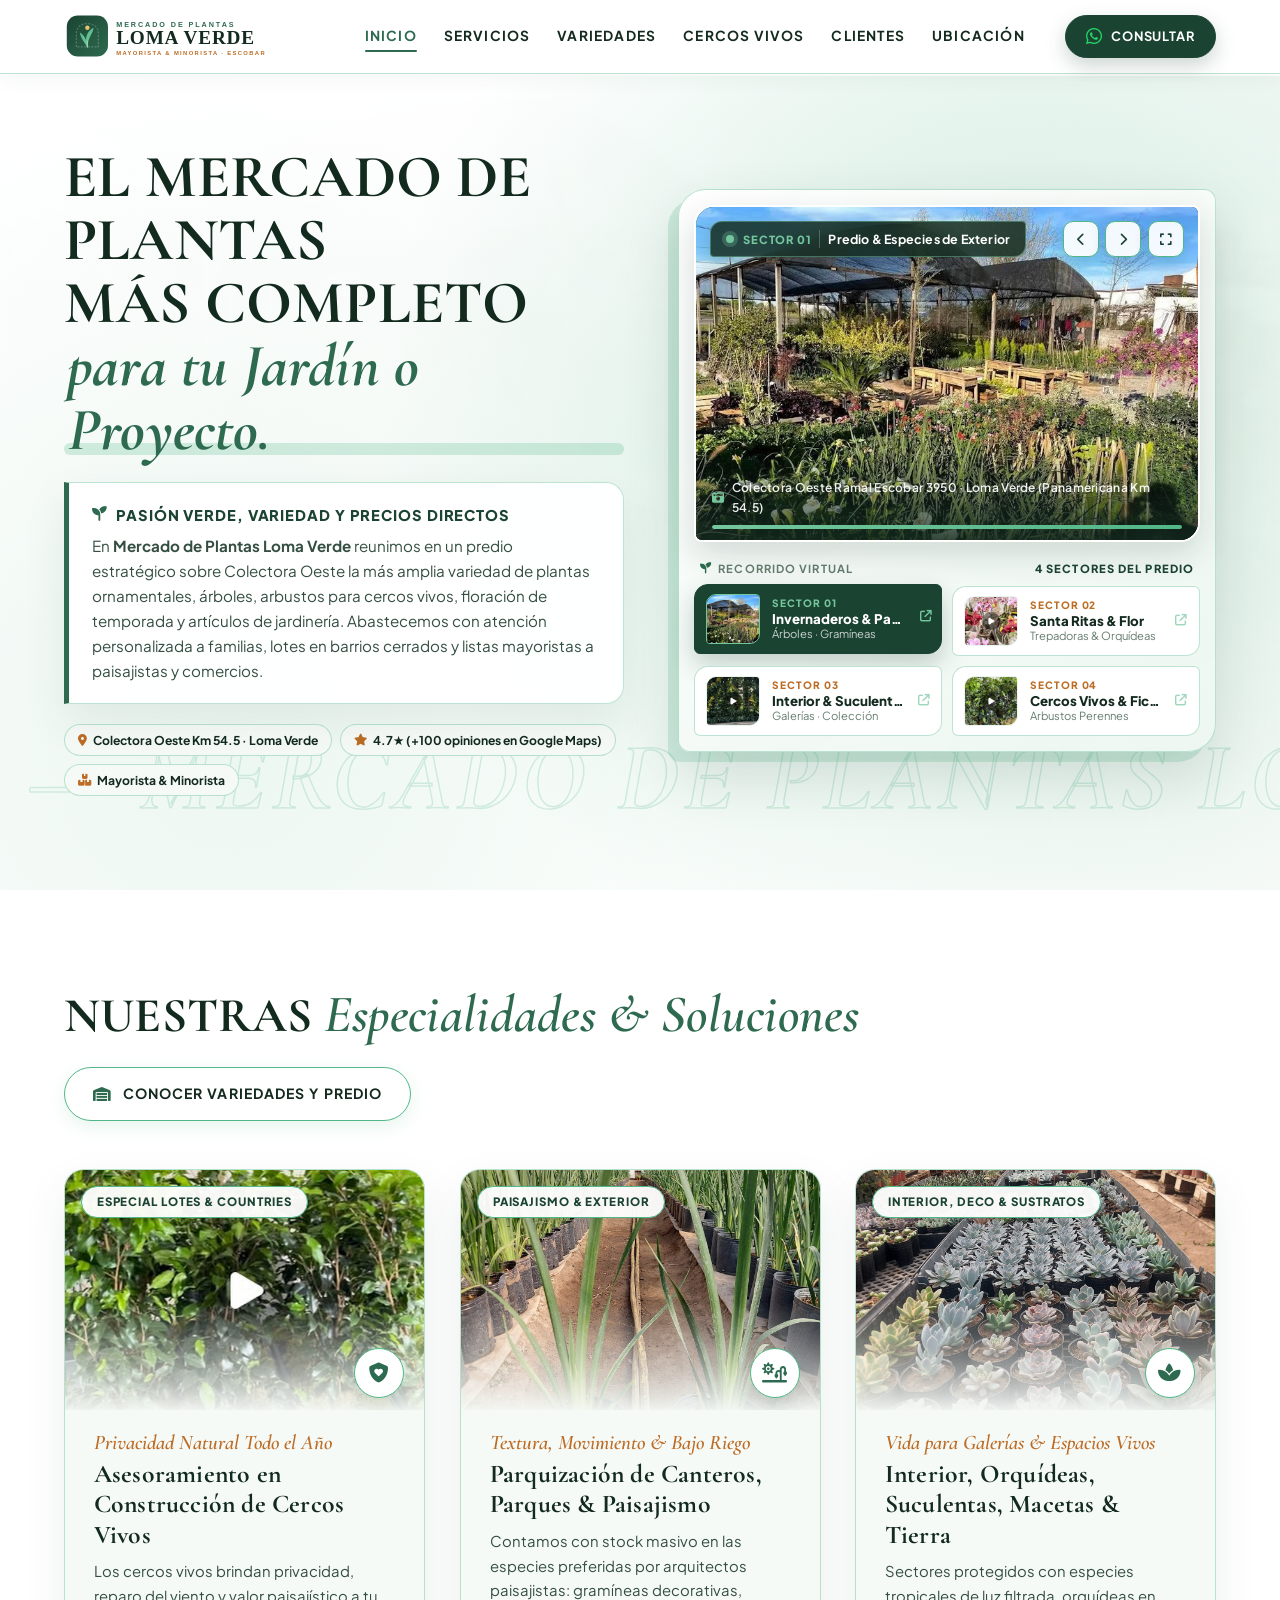
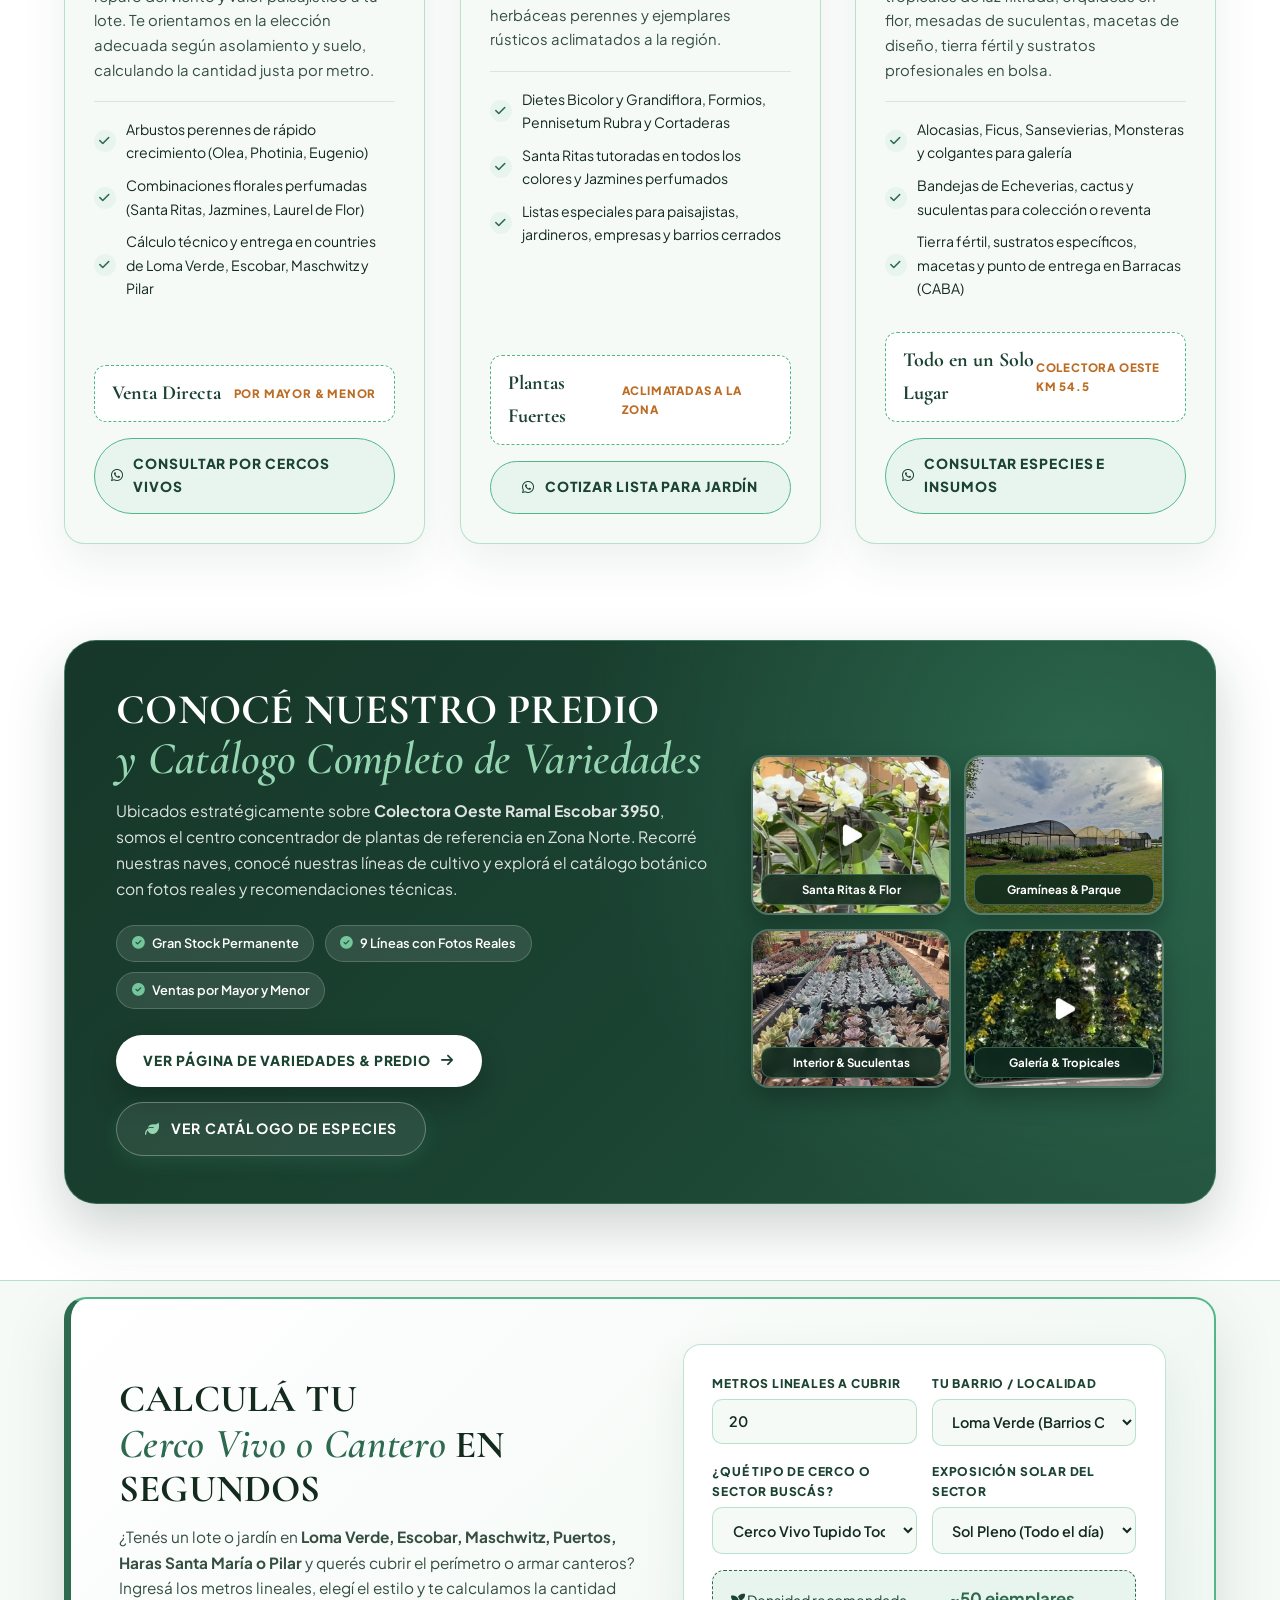
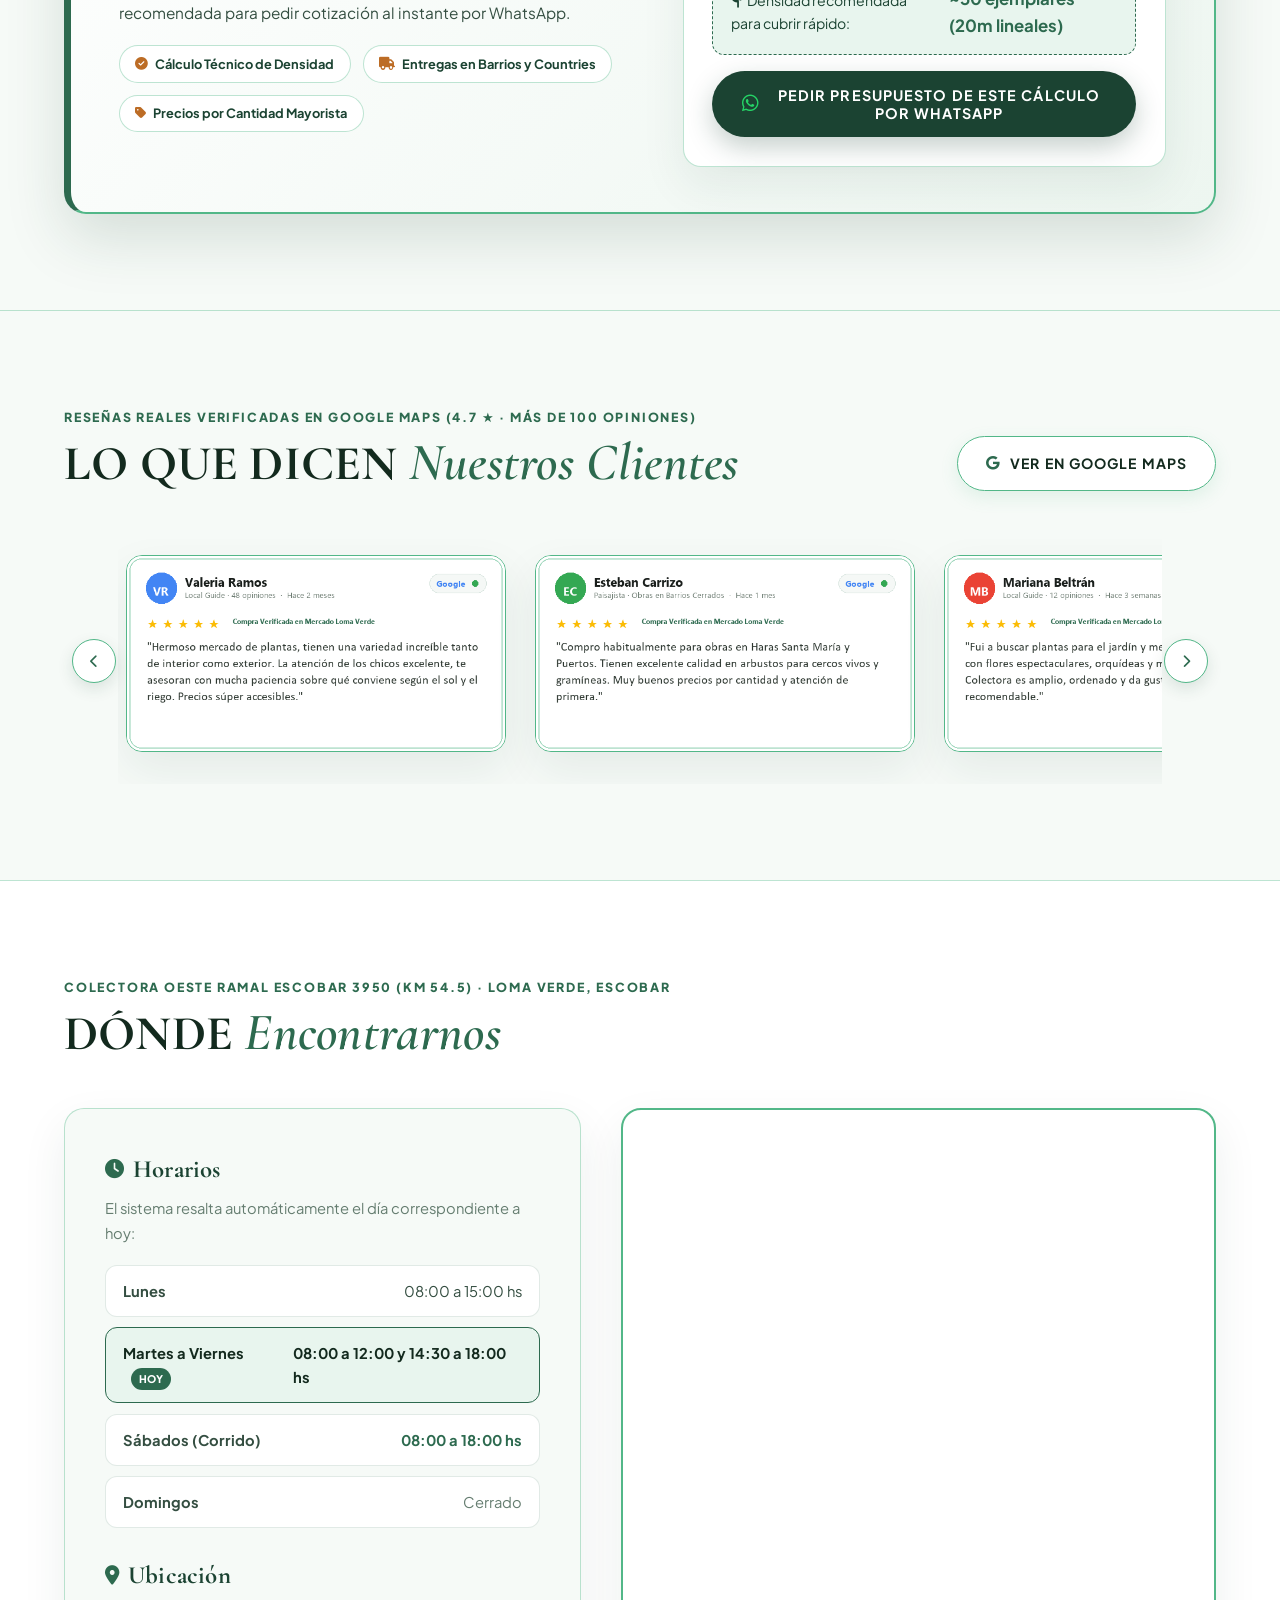
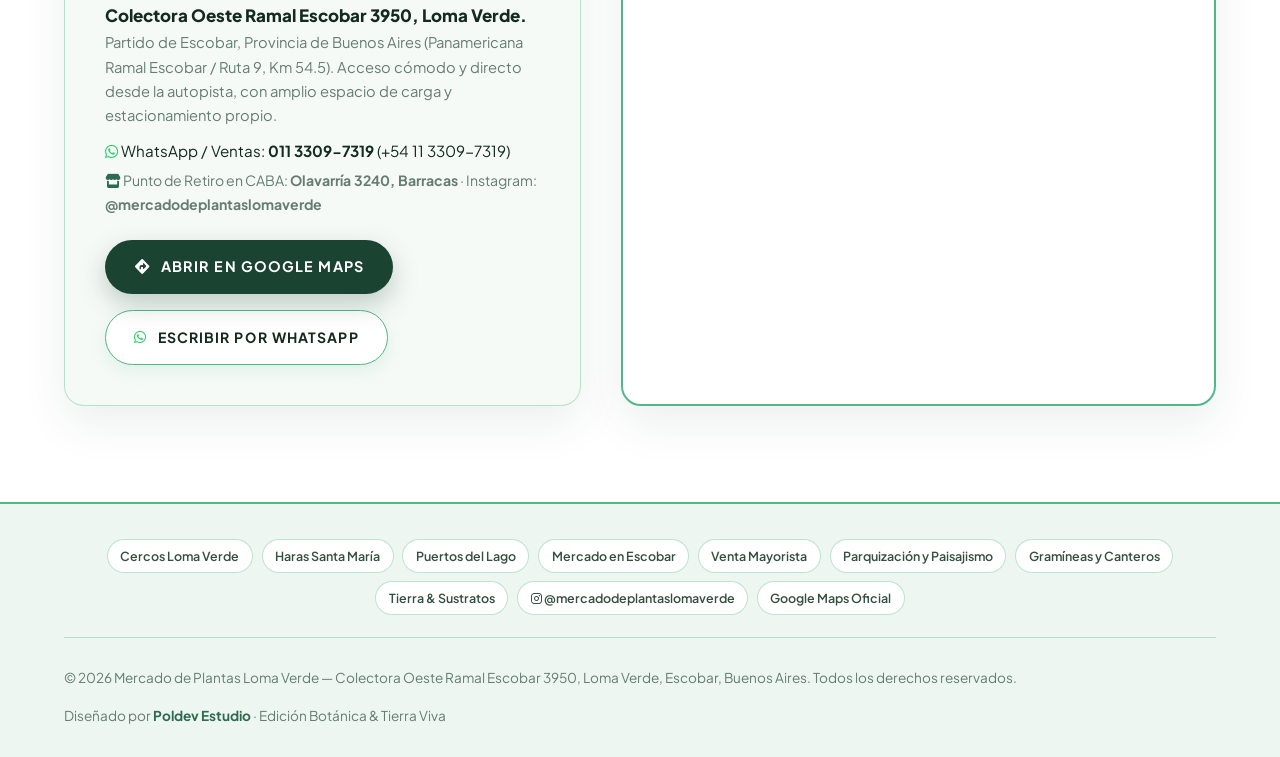
<file: index.html>
<!DOCTYPE html>
<html lang="es">
<head>
    <meta charset="UTF-8">
    <meta name="viewport" content="width=device-width, initial-scale=1.0">
    <title>Mercado de Plantas Loma Verde — Venta Mayorista & Minorista · Escobar (Ramal Panamericana Km 54.5)</title>
    
    <!-- Favicon -->
    <link rel="icon" type="image/png" href="images/favicon.png">
    <link rel="apple-touch-icon" href="images/favicon.png">

    <!-- Open Graph / WhatsApp Preview -->
    <meta property="og:type" content="website">
    <meta property="og:url" content="https://mercadodeplantaslomaverde.mitiendanube.com/">
    <meta property="og:title" content="Mercado de Plantas Loma Verde · Venta Mayorista y Minorista en Escobar">
    <meta property="og:description" content="Gran mercado de plantas, árboles, arbustos para cercos vivos, flores de estación, interior, orquídeas y parquización. Sobre Colectora Oeste Ramal Escobar Km 54.5, Loma Verde.">
    <meta property="og:image" content="images/logo-real.png">
    
    <!-- Twitter -->
    <meta name="twitter:card" content="summary_large_image">
    <meta name="twitter:title" content="Mercado de Plantas Loma Verde · Venta Mayorista y Minorista">
    <meta name="twitter:description" content="Variedad botánica completa, arbustos para cercos vivos, gramíneas, árboles y especies de interior en Colectora Oeste 3950, Loma Verde (Escobar).">
    <meta name="twitter:image" content="images/logo-real.png">

    <!-- Google Fonts: Serif Botánica Clásica (Cormorant Garamond) & Sans Moderna Limpia (Plus Jakarta Sans) -->
    <link rel="preconnect" href="https://fonts.googleapis.com">
    <link rel="preconnect" href="https://fonts.gstatic.com" crossorigin>
    <link href="https://fonts.googleapis.com/css2?family=Cormorant+Garamond:ital,wght@0,500;0,600;0,700;1,500;1,600;1,700&family=Plus+Jakarta+Sans:wght@400;500;600;700;800&display=swap" rel="stylesheet">
    
    <!-- FontAwesome -->
    <link rel="stylesheet" href="https://cdnjs.cloudflare.com/ajax/libs/font-awesome/6.4.0/css/all.min.css">
    
    <!-- Custom CSS (Edición Botánica & Tierra Viva) -->
    <link rel="stylesheet" href="css/styles.css?v=6">

    <!-- Schema.org Datos Estructurados (SEO Local para Google Maps: Loma Verde, Escobar, Maschwitz, Campana, Pilar) -->
    <script type="application/ld+json">
    {
      "@context": "https://schema.org",
      "@type": ["GardenStore", "LocalBusiness", "WholesaleStore"],
      "name": "Mercado de Plantas Loma Verde",
      "alternateName": ["Mercado de Plantas Escobar", "Vivero Loma Verde Mayorista y Minorista", "Mercado de Plantas Panamericana Km 54.5"],
      "url": "https://mercadodeplantaslomaverde.mitiendanube.com/",
      "logo": "images/logo-real.png",
      "image": "images/nosotros.jpg",
      "description": "Mercado concentrador y vivero de plantas en Loma Verde (Escobar), sobre Colectora Oeste Ramal Escobar Km 54.5. Venta mayorista y minorista de árboles, arbustos para cercos vivos, gramíneas, flores de estación, orquídeas, plantas de interior, macetas, sustratos y asesoramiento en paisajismo.",
      "telephone": "+541133097319",
      "address": {
        "@type": "PostalAddress",
        "streetAddress": "Colectora Oeste Ramal Escobar 3950",
        "addressLocality": "Loma Verde / Belén de Escobar",
        "addressRegion": "Provincia de Buenos Aires",
        "postalCode": "B1625",
        "addressCountry": "AR"
      },
      "areaServed": [
        "Loma Verde",
        "Belén de Escobar",
        "Ingeniero Maschwitz",
        "Campana",
        "Zárate",
        "Pilar",
        "Puertos del Lago",
        "Haras Santa María",
        "El Cazador",
        "San Sebastián",
        "Zona Norte",
        "CABA"
      ],
      "geo": {
        "@type": "GeoCoordinates",
        "latitude": -34.3333743,
        "longitude": -58.8321668
      },
      "hasMap": "https://maps.app.goo.gl/JmTWHnUJAuab8Sin9",
      "aggregateRating": {
        "@type": "AggregateRating",
        "ratingValue": "4.7",
        "reviewCount": "108"
      },
      "openingHoursSpecification": [
        {
          "@type": "OpeningHoursSpecification",
          "dayOfWeek": ["Monday"],
          "opens": "08:00",
          "closes": "15:00"
        },
        {
          "@type": "OpeningHoursSpecification",
          "dayOfWeek": ["Tuesday", "Wednesday", "Thursday", "Friday"],
          "opens": "08:00",
          "closes": "12:00"
        },
        {
          "@type": "OpeningHoursSpecification",
          "dayOfWeek": ["Tuesday", "Wednesday", "Thursday", "Friday"],
          "opens": "14:30",
          "closes": "18:00"
        },
        {
          "@type": "OpeningHoursSpecification",
          "dayOfWeek": ["Saturday"],
          "opens": "08:00",
          "closes": "18:00"
        }
      ],
      "priceRange": "$$"
    }
    </script>
</head>
<body>

    <!-- ======================================================================
         NAVEGACIÓN PRINCIPAL CENTRADA Y LIMPIA
         ====================================================================== -->
    <nav class="navbar">
        <div class="logo">
            <a href="index.html" aria-label="Mercado de Plantas Loma Verde - Inicio">
                <img src="images/logo-mercado.svg" alt="Mercado de Plantas Loma Verde" onerror="this.onerror=null; this.src='images/logo-real.png';">
            </a>
        </div>

        <ul class="nav-links" id="navLinks">
            <li>
                <a href="index.html#inicio" class="nav-link-reveal active" data-text="Inicio">
                    <span>Inicio</span>
                </a>
            </li>
            <li>
                <a href="#servicios" class="nav-link-reveal" data-text="Servicios">
                    <span>Servicios</span>
                </a>
            </li>
            <li>
                <a href="produccion.html" class="nav-link-reveal" data-text="Variedades">
                    <span>Variedades</span>
                </a>
            </li>
            <li>
                <a href="#cotizador" class="nav-link-reveal" data-text="Cercos Vivos">
                    <span>Cercos Vivos</span>
                </a>
            </li>
            <li>
                <a href="#opiniones" class="nav-link-reveal" data-text="Clientes">
                    <span>Clientes</span>
                </a>
            </li>
            <li>
                <a href="#contacto" class="nav-link-reveal" data-text="Ubicación">
                    <span>Ubicación</span>
                </a>
            </li>
        </ul>

        <div class="nav-actions">
            <div class="nav-wa-dropdown-wrap">
                <button class="btn-nav-cta" id="navWaBtn" type="button" aria-expanded="false" aria-label="Consultar por WhatsApp">
                    <i class="fab fa-whatsapp" style="font-size: 1.15rem;"></i>
                    <span>Consultar</span>
                </button>

                <div class="nav-wa-popup" id="navWaPopup">
                    <div class="wa-popup-header">
                        <strong><i class="fab fa-whatsapp"></i> ¿En qué te podemos asesorar?</strong>
                        <button class="wa-popup-close" id="navWaClose" type="button" aria-label="Cerrar menú">&times;</button>
                    </div>
                    <div class="wa-popup-list">
                        <a href="https://wa.me/5491133097319?text=Hola%20Mercado%20de%20Plantas%20Loma%20Verde!%20Quisiera%20hacerles%20una%20consulta%20general" target="_blank" class="wa-popup-item">
                            <span>💬 Consulta General</span>
                            <i class="fas fa-chevron-right"></i>
                        </a>
                        <a href="https://wa.me/5491133097319?text=Hola%20Mercado%20de%20Plantas%20Loma%20Verde!%20Quisiera%20cotizar%20plantas%20para%20un%20Cerco%20Vivo" target="_blank" class="wa-popup-item">
                            <span>🌿 Cotizar Cerco Vivo o Lote</span>
                            <i class="fas fa-chevron-right"></i>
                        </a>
                        <a href="https://wa.me/5491133097319?text=Hola%20Mercado%20de%20Plantas%20Loma%20Verde!%20Quisiera%20consultar%20por%20plantas%20de%20exterior%2C%20flores%20y%20gram%C3%ADneas" target="_blank" class="wa-popup-item">
                            <span>🌸 Flores de Estación, Orquídeas &amp; Exterior</span>
                            <i class="fas fa-chevron-right"></i>
                        </a>
                        <a href="https://wa.me/5491133097319?text=Hola%20Mercado%20de%20Plantas%20Loma%20Verde!%20Quisiera%20consultar%20por%20plantas%20de%20interior%2C%20suculentas%2C%20macetas%20o%20tierra" target="_blank" class="wa-popup-item">
                            <span>🪴 Interior, Suculentas, Tierra &amp; Macetas</span>
                            <i class="fas fa-chevron-right"></i>
                        </a>
                        <a href="https://wa.me/5491133097319?text=Hola%20Mercado%20de%20Plantas%20Loma%20Verde!%20Soy%20paisajista%20/%20comercio%20y%20quisiera%20pedir%20lista%20de%20precios%20mayorista" target="_blank" class="wa-popup-item">
                            <span>🚜 Ventas por Mayor / Paisajistas / Envíos</span>
                            <i class="fas fa-chevron-right"></i>
                        </a>
                    </div>
                </div>
            </div>
            <button class="menu-toggle" id="menuToggle" aria-label="Abrir menú">
                <i class="fas fa-bars"></i>
            </button>
        </div>
    </nav>

    <!-- ======================================================================
         HERO INTERACTIVO CON DECK BOTÁNICO DE 4 SECTORES DEL PREDIO
         ====================================================================== -->
    <header id="inicio" class="hero-showcase">
        <!-- Fondos dinámicos suaves sincronizados con el selector -->
        <div class="hero-bg-layers">
            <div class="hero-bg-slide active" style="background-image: url('images/local/local-1.jpg');"></div>
            <div class="hero-bg-slide" style="background-image: url('images/local/local-2.jpg');"></div>
            <div class="hero-bg-slide" style="background-image: url('images/local/local-3.jpg');"></div>
            <div class="hero-bg-slide" style="background-image: url('images/local/local-4.jpg');"></div>
        </div>
        <div class="hero-bg-overlay"></div>

        <!-- Texto Cinético Botánico en Movimiento -->
        <div class="hero-kinetic-watermark">
            <span>&nbsp;— MERCADO DE PLANTAS LOMA VERDE — VENTA MAYORISTA &amp; MINORISTA — ESCOBAR RAMAL PANAMERICANA KM 54.5 — CERCOS VIVOS, ÁRBOLES &amp; PAISAJISMO —</span>
        </div>

        <div class="hero-container">
            <!-- Columna Izquierda: Primera Vista Limpia, Orgánica y Estratégica -->
            <div class="hero-content reveal-left">
                <h1 class="hero-title">
                    EL MERCADO DE PLANTAS<br>
                    MÁS COMPLETO <span class="highlight-leaf">para tu Jardín o Proyecto.</span>
                </h1>

                <!-- Presentación creativa fija del mercado -->
                <div class="hero-dynamic-caption">
                    <h4><i class="fas fa-seedling"></i> Pasión Verde, Variedad y Precios Directos</h4>
                    <p>En <strong>Mercado de Plantas Loma Verde</strong> reunimos en un predio estratégico sobre Colectora Oeste la más amplia variedad de plantas ornamentales, árboles, arbustos para cercos vivos, floración de temporada y artículos de jardinería. Abastecemos con atención personalizada a familias, lotes en barrios cerrados y listas mayoristas a paisajistas y comercios.</p>
                </div>

                <!-- Píldoras estratégicas -->
                <div class="hero-zone-tags">
                    <span class="zone-pill"><i class="fas fa-location-dot"></i> Colectora Oeste Km 54.5 · Loma Verde</span>
                    <span class="zone-pill"><i class="fas fa-star"></i> 4.7★ (+100 opiniones en Google Maps)</span>
                    <span class="zone-pill"><i class="fas fa-boxes-stacked"></i> Mayorista &amp; Minorista</span>
                </div>
            </div>

            <!-- Columna Derecha: Visor Botánico Interactivo con Tarjetas-Nave -->
            <div class="hero-visual-stage reveal-right">
                <div class="vivero-deck-stage">
                    <!-- Ventana Principal con silueta orgánica de Invernadero -->
                    <div class="vivero-main-viewport">
                        <div class="vivero-viewport-topbar">
                            <div class="vivero-live-pill">
                                <span class="pulse-dot"></span>
                                <span class="num" id="showcaseBadgeNum">SECTOR 01</span>
                                <strong id="showcaseBadgeText">Predio &amp; Especies de Exterior</strong>
                            </div>

                            <div class="vivero-viewport-Controls">
                                <button class="vivero-nav-arrow" id="heroPrevSlide" type="button" aria-label="Sector anterior" title="Anterior">
                                    <i class="fas fa-chevron-left"></i>
                                </button>
                                <button class="vivero-nav-arrow" id="heroNextSlide" type="button" aria-label="Siguiente sector" title="Siguiente">
                                    <i class="fas fa-chevron-right"></i>
                                </button>
                                <button class="showcase-zoom-btn" id="openLightboxBtn" type="button" title="Ver foto original completa" aria-label="Ampliar foto">
                                    <i class="fas fa-expand"></i>
                                </button>
                            </div>
                        </div>

                        <!-- Fotos del Predio de Mercado de Plantas Loma Verde -->
                        <div class="vivero-photos-stack">
                            <img src="images/local/local-1.jpg" alt="Predio e Invernaderos de Mercado de Plantas Loma Verde" class="showcase-photo active">
                            <img src="images/local/local-2.jpg" alt="Floración, Santa Ritas y Trepadoras - Mercado Loma Verde" class="showcase-photo">
                            <img src="images/local/local-3.jpg" alt="Mesadas de Reproducción, Esquejes y Suculentas - Mercado Loma Verde" class="showcase-photo">
                            <img src="images/local/local-4.jpg" alt="Arbustos Ornamentales, Ficus y Cercos Vivos - Mercado Loma Verde" class="showcase-photo">
                        </div>

                        <!-- Zócalo inferior sobre la foto con indicador de progreso automático -->
                        <div class="vivero-viewport-footer">
                            <div class="vivero-footer-meta">
                                <i class="fas fa-camera-retro"></i>
                                <span id="showcaseFooterSub">Colectora Oeste Ramal Escobar 3950 · Loma Verde (Panamericana Km 54.5)</span>
                            </div>
                            <div class="vivero-progress-track">
                                <div class="vivero-progress-fill" id="heroSlideProgress"></div>
                            </div>
                        </div>
                    </div>

                    <!-- Grilla 2x2 de 4 Fichas-Nave Interactivas -->
                    <div class="vivero-naves-rail" aria-label="Selector interactivo de sectores del mercado">
                        <div class="vivero-rail-header">
                            <span><i class="fas fa-seedling"></i> RECORRIDO VIRTUAL</span>
                            <strong>4 SECTORES DEL PREDIO</strong>
                        </div>

                        <div class="vivero-naves-list">
                            <button class="nave-card-btn active" type="button" aria-label="Ver sector 1: Predio e Invernaderos">
                                <div class="nave-thumb">
                                    <img src="images/local/local-1.jpg" alt="Predio e Invernaderos">
                                </div>
                                <div class="nave-info">
                                    <span class="nave-step">SECTOR 01</span>
                                    <strong>Invernaderos &amp; Parque</strong>
                                    <small>Árboles · Gramíneas</small>
                                </div>
                                <i class="fas fa-arrow-up-right-from-square nave-arrow"></i>
                            </button>

                            <button class="nave-card-btn" type="button" aria-label="Ver sector 2: Santa Ritas y Floración">
                                <div class="nave-thumb">
                                    <img src="images/local/local-2.jpg" alt="Santa Ritas y Floración">
                                </div>
                                <div class="nave-info">
                                    <span class="nave-step">SECTOR 02</span>
                                    <strong>Santa Ritas &amp; Flor</strong>
                                    <small>Trepadoras &amp; Orquídeas</small>
                                </div>
                                <i class="fas fa-arrow-up-right-from-square nave-arrow"></i>
                            </button>

                            <button class="nave-card-btn" type="button" aria-label="Ver sector 3: Esquejes y Suculentas">
                                <div class="nave-thumb">
                                    <img src="images/local/local-3.jpg" alt="Esquejes y Suculentas">
                                </div>
                                <div class="nave-info">
                                    <span class="nave-step">SECTOR 03</span>
                                    <strong>Interior &amp; Suculentas</strong>
                                    <small>Galerías · Colección</small>
                                </div>
                                <i class="fas fa-arrow-up-right-from-square nave-arrow"></i>
                            </button>

                            <button class="nave-card-btn" type="button" aria-label="Ver sector 4: Arbustos y Cercos Vivos">
                                <div class="nave-thumb">
                                    <img src="images/local/local-4.jpg" alt="Arbustos y Cercos Vivos">
                                </div>
                                <div class="nave-info">
                                    <span class="nave-step">SECTOR 04</span>
                                    <strong>Cercos Vivos &amp; Ficus</strong>
                                    <small>Arbustos Perennes</small>
                                </div>
                                <i class="fas fa-arrow-up-right-from-square nave-arrow"></i>
                            </button>
                        </div>
                    </div>
                </div>
            </div>
        </div>
    </header>

    <!-- ======================================================================
         SERVICIOS & SOLUCIONES DEL MERCADO
         ====================================================================== -->
    <section id="servicios" class="combos-section">
        <div class="section-header-flex reveal-up">
            <div>
                <h2>NUESTRAS <span class="botanical-italic">Especialidades &amp; Soluciones</span></h2>
            </div>
            <a href="produccion.html" class="btn-kinetic-outline">
                <i class="fas fa-warehouse" style="color: var(--primary-strong);"></i>
                <span>Conocer Variedades y Predio</span>
            </a>
        </div>

        <div class="combos-grid">
            <!-- Especialidad 1: Cercos Vivos y Cierres de Lotes -->
            <article class="combo-kinetic-card reveal-up">
                <div>
                    <div class="combo-media">
                        <span class="combo-floating-badge">Especial Lotes &amp; Countries</span>
                        <img src="images/especies/ficus-arbustos-cerco.jpg" alt="Asesoramiento en Cercos Vivos en Loma Verde y Escobar">
                        <div class="combo-icon-orb"><i class="fas fa-shield-heart"></i></div>
                    </div>
                    <div class="combo-body">
                        <div class="combo-cursive-sub">Privacidad Natural Todo el Año</div>
                        <h3 class="combo-title">Asesoramiento en Construcción de Cercos Vivos</h3>
                        <p class="combo-desc">Los cercos vivos brindan privacidad, reparo del viento y valor paisajístico a tu lote. Te orientamos en la elección adecuada según asolamiento y suelo, calculando la cantidad justa por metro.</p>
                        <ul class="combo-checklist">
                            <li><i class="fas fa-check"></i> Arbustos perennes de rápido crecimiento (Olea, Photinia, Eugenio)</li>
                            <li><i class="fas fa-check"></i> Combinaciones florales perfumadas (Santa Ritas, Jazmines, Laurel de Flor)</li>
                            <li><i class="fas fa-check"></i> Cálculo técnico y entrega en countries de Loma Verde, Escobar, Maschwitz y Pilar</li>
                        </ul>
                    </div>
                </div>
                <div class="combo-footer">
                    <div class="combo-price-bar">
                        <span class="price">Venta Directa</span>
                        <span class="note">Por Mayor &amp; Menor</span>
                    </div>
                    <a href="https://wa.me/5491133097319?text=Hola%20Mercado%20de%20Plantas%20Loma%20Verde!%20Me%20gustar%C3%ADa%20consultar%20por%20ASESORAMIENTO%20Y%20PLANTAS%20PARA%20CERCO%20VIVO" target="_blank" class="btn-combo-wa">
                        <i class="fab fa-whatsapp"></i>
                        <span>Consultar por Cercos Vivos</span>
                    </a>
                </div>
            </article>

            <!-- Especialidad 2: Gramíneas, Canteros & Parquización Moderna -->
            <article class="combo-kinetic-card reveal-up" style="transition-delay: 0.1s;">
                <div>
                    <div class="combo-media">
                        <span class="combo-floating-badge">Paisajismo &amp; Exterior</span>
                        <img src="images/especies/dietes-formios-canteros.jpg" alt="Gramíneas, Dietes, Árboles y Plantas para Canteros en Mercado Loma Verde">
                        <div class="combo-icon-orb"><i class="fas fa-sun-plant-wilt"></i></div>
                    </div>
                    <div class="combo-body">
                        <div class="combo-cursive-sub">Textura, Movimiento &amp; Bajo Riego</div>
                        <h3 class="combo-title">Parquización de Canteros, Parques &amp; Paisajismo</h3>
                        <p class="combo-desc">Contamos con stock masivo en las especies preferidas por arquitectos paisajistas: gramíneas decorativas, herbáceas perennes y ejemplares rústicos aclimatados a la región.</p>
                        <ul class="combo-checklist">
                            <li><i class="fas fa-check"></i> Dietes Bicolor y Grandiflora, Formios, Pennisetum Rubra y Cortaderas</li>
                            <li><i class="fas fa-check"></i> Santa Ritas tutoradas en todos los colores y Jazmines perfumados</li>
                            <li><i class="fas fa-check"></i> Listas especiales para paisajistas, jardineros, empresas y barrios cerrados</li>
                        </ul>
                    </div>
                </div>
                <div class="combo-footer">
                    <div class="combo-price-bar">
                        <span class="price">Plantas Fuertes</span>
                        <span class="note">Aclimatadas a la Zona</span>
                    </div>
                    <a href="https://wa.me/5491133097319?text=Hola%20Mercado%20de%20Plantas%20Loma%20Verde!%20Quisiera%20consultar%20por%20gram%C3%ADneas%2C%20dietes%20y%20plantas%20para%20canteros" target="_blank" class="btn-combo-wa">
                        <i class="fab fa-whatsapp"></i>
                        <span>Cotizar Lista para Jardín</span>
                    </a>
                </div>
            </article>

            <!-- Especialidad 3: Interior, Orquídeas, Suculentas, Tierra & Venta Online -->
            <article class="combo-kinetic-card reveal-up" style="transition-delay: 0.2s;">
                <div>
                    <div class="combo-media">
                        <span class="combo-floating-badge">Interior, Deco &amp; Sustratos</span>
                        <img src="images/especies/suculentas-esquejes.jpg" alt="Suculentas, Plantas de Interior, Orquídeas y Macetas en Mercado Loma Verde">
                        <div class="combo-icon-orb"><i class="fas fa-spa"></i></div>
                    </div>
                    <div class="combo-body">
                        <div class="combo-cursive-sub">Vida para Galerías &amp; Espacios Vivos</div>
                        <h3 class="combo-title">Interior, Orquídeas, Suculentas, Macetas &amp; Tierra</h3>
                        <p class="combo-desc">Sectores protegidos con especies tropicales de luz filtrada, orquídeas en flor, mesadas de suculentas, macetas de diseño, tierra fértil y sustratos profesionales en bolsa.</p>
                        <ul class="combo-checklist">
                            <li><i class="fas fa-check"></i> Alocasias, Ficus, Sansevierias, Monsteras y colgantes para galería</li>
                            <li><i class="fas fa-check"></i> Bandejas de Echeverias, cactus y suculentas para colección o reventa</li>
                            <li><i class="fas fa-check"></i> Tierra fértil, sustratos específicos, macetas y punto de entrega en Barracas (CABA)</li>
                        </ul>
                    </div>
                </div>
                <div class="combo-footer">
                    <div class="combo-price-bar">
                        <span class="price">Todo en un Solo Lugar</span>
                        <span class="note">Colectora Oeste Km 54.5</span>
                    </div>
                    <a href="https://wa.me/5491133097319?text=Hola%20Mercado%20de%20Plantas%20Loma%20Verde!%20Quisiera%20consultar%20por%20plantas%20de%20interior%2C%20suculentas%20o%20insumos" target="_blank" class="btn-combo-wa">
                        <i class="fab fa-whatsapp"></i>
                        <span>Consultar Especies e Insumos</span>
                    </a>
                </div>
            </article>
        </div>
    </section>

    <!-- ======================================================================
         PUENTE EDITORIAL COMPACTO HACIA LA PÁGINA DE VARIEDADES (PRODUCCION.HTML)
         ====================================================================== -->
    <section class="prod-bridge-section">
        <div class="prod-bridge-card reveal-up">
            <div class="prod-bridge-info">
                <h2>CONOCÉ NUESTRO PREDIO <span class="botanical-italic">y Catálogo Completo de Variedades</span></h2>
                <p>Ubicados estratégicamente sobre <strong>Colectora Oeste Ramal Escobar 3950</strong>, somos el centro concentrador de plantas de referencia en Zona Norte. Recorré nuestras naves, conocé nuestras líneas de cultivo y explorá el catálogo botánico con fotos reales y recomendaciones técnicas.</p>

                <div class="prod-bridge-pills">
                    <span class="prod-bridge-pill"><i class="fas fa-check-circle"></i> Gran Stock Permanente</span>
                    <span class="prod-bridge-pill"><i class="fas fa-check-circle"></i> 9 Líneas con Fotos Reales</span>
                    <span class="prod-bridge-pill"><i class="fas fa-check-circle"></i> Ventas por Mayor y Menor</span>
                </div>

                <div class="prod-bridge-actions">
                    <a href="produccion.html" class="btn-bridge-light">
                        <span>Ver Página de Variedades &amp; Predio</span>
                        <i class="fas fa-arrow-right"></i>
                    </a>
                    <a href="produccion.html#especies" class="btn-kinetic-outline" style="background: rgba(255,255,255,0.08); color: #fff; border-color: rgba(255,255,255,0.3);">
                        <i class="fas fa-leaf" style="color: #95D5B2;"></i>
                        <span>Ver Catálogo de Especies</span>
                    </a>
                </div>
            </div>

            <div class="prod-bridge-preview">
                <a href="produccion.html#especies" class="prod-mini-card">
                    <img src="images/especies/santa-ritas-floracion.jpg" alt="Santa Ritas y Floración en Mercado Loma Verde">
                    <span>Santa Ritas &amp; Flor</span>
                </a>
                <a href="produccion.html#especies" class="prod-mini-card">
                    <img src="images/especies/invernaderos-gramineas.jpg" alt="Gramíneas y Arbustos en Mercado Loma Verde">
                    <span>Gramíneas &amp; Parque</span>
                </a>
                <a href="produccion.html#especies" class="prod-mini-card">
                    <img src="images/especies/suculentas-esquejes.jpg" alt="Esquejes y Suculentas en Mesada">
                    <span>Interior &amp; Suculentas</span>
                </a>
                <a href="produccion.html#especies" class="prod-mini-card">
                    <img src="images/especies/alocasia-tropicales.jpg" alt="Alocasias e Interior en Invernadero">
                    <span>Galería &amp; Tropicales</span>
                </a>
            </div>
        </div>
    </section>

    <!-- ======================================================================
         CALCULADORA INTERACTIVA DE CERCOS VIVOS & PARQUIZACIÓN POR WHATSAPP
         ====================================================================== -->
    <section class="species-catalog-section" style="padding-top: 1rem;">
        <div id="cotizador" class="cerco-calculator-box reveal-up" style="margin-top: 0;">
            <div class="calc-info">
                <h3>CALCULÁ TU <span class="botanical-italic">Cerco Vivo o Cantero</span> EN SEGUNDOS</h3>
                <p>¿Tenés un lote o jardín en <strong>Loma Verde, Escobar, Maschwitz, Puertos, Haras Santa María o Pilar</strong> y querés cubrir el perímetro o armar canteros? Ingresá los metros lineales, elegí el estilo y te calculamos la cantidad recomendada para pedir cotización al instante por WhatsApp.</p>
                <div class="calc-highlights">
                    <span class="calc-highlight-pill"><i class="fas fa-check-circle"></i> Cálculo Técnico de Densidad</span>
                    <span class="calc-highlight-pill"><i class="fas fa-truck"></i> Entregas en Barrios y Countries</span>
                    <span class="calc-highlight-pill"><i class="fas fa-tag"></i> Precios por Cantidad Mayorista</span>
                </div>
            </div>

            <form class="calc-form-card" id="cercoCalcForm">
                <div class="calc-row">
                    <div class="calc-field">
                        <label for="calcMetros">Metros Lineales a Cubrir</label>
                        <input type="number" id="calcMetros" class="calc-input" min="1" max="500" value="20" placeholder="Ej: 20 metros">
                    </div>
                    <div class="calc-field">
                        <label for="calcZona">Tu Barrio / Localidad</label>
                        <select id="calcZona" class="calc-input">
                            <option value="Loma Verde (Barrios Cerrados / Quintas)">Loma Verde (Barrios Cerrados / Quintas)</option>
                            <option value="Haras Santa María (Loma Verde)">Haras Santa María (Loma Verde)</option>
                            <option value="Puertos del Lago (Escobar)">Puertos del Lago (Escobar)</option>
                            <option value="Belén de Escobar Centro / El Cazador">Belén de Escobar Centro / El Cazador</option>
                            <option value="Ingeniero Maschwitz">Ingeniero Maschwitz</option>
                            <option value="San Sebastián / Zelaya">San Sebastián / Zelaya</option>
                            <option value="Campana / Zárate">Campana / Zárate</option>
                            <option value="Pilar / Del Viso">Pilar / Del Viso</option>
                            <option value="Retiro en el Mercado (Colectora Oeste 3950)">Retiro en el Mercado (Colectora Oeste 3950)</option>
                        </select>
                    </div>
                </div>

                <div class="calc-row">
                    <div class="calc-field">
                        <label for="calcObjetivo">¿Qué tipo de Cerco o Sector buscás?</label>
                        <select id="calcObjetivo" class="calc-input">
                            <option value="cerco-tupido" data-density="2.5">Cerco Vivo Tupido Todo el Año (Olea / Photinia / Eugenio)</option>
                            <option value="cerco-flor" data-density="1.5">Cerco con Flor y Perfume (Santa Ritas / Jazmines)</option>
                            <option value="cantero-gramineas" data-density="3">Cantero Moderno (Gramíneas, Dietes y Formios)</option>
                            <option value="mixto-paisajismo" data-density="2">Cerco Mixto Paisajístico (Follaje + Floración)</option>
                        </select>
                    </div>
                    <div class="calc-field">
                        <label for="calcLuz">Exposición Solar del Sector</label>
                        <select id="calcLuz" class="calc-input">
                            <option value="Sol Pleno">Sol Pleno (Todo el día)</option>
                            <option value="Media Sombra">Media Sombra (Sol de mañana o tarde)</option>
                            <option value="No estoy seguro / Necesito asesoramiento">Necesito que me asesoren</option>
                        </select>
                    </div>
                </div>

                <div class="calc-result-preview" id="calcResultPreview">
                    <span><i class="fas fa-seedling"></i> Densidad recomendada para cubrir rápido:</span>
                    <strong id="calcPlantCount">~50 ejemplares</strong>
                </div>

                <button type="submit" class="btn-kinetic-primary" style="width: 100%; justify-content: center;">
                    <i class="fab fa-whatsapp" style="font-size: 1.2rem; color: var(--whatsapp);"></i>
                    <span>Pedir Presupuesto de este Cálculo por WhatsApp</span>
                </button>
            </form>
        </div>
    </section>

    <!-- ======================================================================
         OPINIONES VERIFICADAS DE CLIENTES EN GOOGLE MAPS (4.7 ★)
         ====================================================================== -->
    <section id="opiniones" class="reviews-section">
        <div class="section-header-flex reveal-up">
            <div>
                <span class="eyebrow">Reseñas Reales Verificadas en Google Maps (4.7 ★ · Más de 100 Opiniones)</span>
                <h2>LO QUE DICEN <span class="botanical-italic">Nuestros Clientes</span></h2>
            </div>
            <a href="https://maps.app.goo.gl/JmTWHnUJAuab8Sin9" target="_blank" class="btn-kinetic-outline">
                <i class="fab fa-google" style="color: var(--primary-strong);"></i>
                <span>Ver en Google Maps</span>
            </a>
        </div>

        <div class="brands-track-wrapper">
            <button class="strip-arrow prev" data-target="reviewsCarousel" aria-label="Anterior">
                <i class="fas fa-chevron-left"></i>
            </button>
            <div class="reviews-strip" id="reviewsCarousel">
                <div class="review-frame"><img src="images/reviews/review_1.png" alt="Reseña Valeria Ramos en Google Maps Mercado de Plantas Loma Verde"></div>
                <div class="review-frame"><img src="images/reviews/review_2.png" alt="Reseña Esteban Carrizo en Google Maps Mercado de Plantas Loma Verde"></div>
                <div class="review-frame"><img src="images/reviews/review_3.png" alt="Reseña Mariana Beltrán en Google Maps Mercado de Plantas Loma Verde"></div>
                <div class="review-frame"><img src="images/reviews/review_4.png" alt="Reseña Carlos Menéndez en Google Maps Mercado de Plantas Loma Verde"></div>
                <div class="review-frame"><img src="images/reviews/review_5.png" alt="Reseña Laura Silveyra en Google Maps Mercado de Plantas Loma Verde"></div>
            </div>
            <button class="strip-arrow next" data-target="reviewsCarousel" aria-label="Siguiente">
                <i class="fas fa-chevron-right"></i>
            </button>
        </div>
    </section>

    <!-- ======================================================================
         UBICACIÓN & HORARIOS CON DETECTOR AUTOMÁTICO DEL DÍA DE HOY
         ====================================================================== -->
    <section id="contacto" class="location-section">
        <div class="section-header-flex reveal-up">
            <div>
                <span class="eyebrow">Colectora Oeste Ramal Escobar 3950 (Km 54.5) · Loma Verde, Escobar</span>
                <h2>DÓNDE <span class="botanical-italic">Encontrarnos</span></h2>
            </div>
        </div>

        <div class="location-split">
            <div class="schedule-panel reveal-left">
                <div>
                    <h3 class="panel-heading">
                        <i class="fas fa-clock"></i> Horarios
                    </h3>
                    <p style="color: var(--text-muted); font-size: 0.92rem;">El sistema resalta automáticamente el día correspondiente a hoy:</p>

                    <div class="schedule-table">
                        <div class="schedule-row" data-days="1">
                            <span><strong>Lunes</strong> <span class="today-tag">HOY</span></span>
                            <span>08:00 a 15:00 hs</span>
                        </div>
                        <div class="schedule-row" data-days="2,3,4,5">
                            <span><strong>Martes a Viernes</strong> <span class="today-tag">HOY</span></span>
                            <span>08:00 a 12:00 y 14:30 a 18:00 hs</span>
                        </div>
                        <div class="schedule-row" data-days="6">
                            <span><strong>Sábados (Corrido)</strong> <span class="today-tag">HOY</span></span>
                            <span style="color: var(--primary-strong); font-weight: 700;">08:00 a 18:00 hs</span>
                        </div>
                        <div class="schedule-row" data-days="0">
                            <span><strong>Domingos</strong> <span class="today-tag">HOY</span></span>
                            <span style="color: var(--text-muted);">Cerrado</span>
                        </div>
                    </div>

                    <h3 class="panel-heading" style="margin-top: 0.5rem;">
                        <i class="fas fa-map-marker-alt"></i> Ubicación
                    </h3>
                    <p style="font-size: 1.06rem; color: var(--text-dark); font-weight: 800;">Colectora Oeste Ramal Escobar 3950, Loma Verde.</p>
                    <p style="color: var(--text-muted); margin-bottom: 0.65rem; font-size: 0.92rem;">
                        Partido de Escobar, Provincia de Buenos Aires (Panamericana Ramal Escobar / Ruta 9, Km 54.5). Acceso cómodo y directo desde la autopista, con amplio espacio de carga y estacionamiento propio.
                    </p>
                    <p style="color: var(--text-dark); font-size: 0.95rem; margin-bottom: 0.4rem;">
                        <i class="fab fa-whatsapp" style="color: var(--whatsapp);"></i> WhatsApp / Ventas: <strong>011 3309-7319</strong> (+54 11 3309-7319)
                    </p>
                    <p style="color: var(--text-muted); font-size: 0.88rem; margin-bottom: 1.5rem;">
                        <i class="fas fa-store" style="color: var(--primary-strong);"></i> Punto de Retiro en CABA: <strong>Olavarría 3240, Barracas</strong> · Instagram: <strong>@mercadodeplantaslomaverde</strong>
                    </p>
                </div>

                <div style="display: flex; flex-wrap: wrap; gap: 1rem;">
                    <a href="https://maps.app.goo.gl/JmTWHnUJAuab8Sin9" target="_blank" class="btn-kinetic-primary">
                        <i class="fas fa-directions"></i>
                        <span>Abrir en Google Maps</span>
                    </a>
                    <a href="https://wa.me/5491133097319?text=Hola%20Mercado%20de%20Plantas%20Loma%20Verde!%20Quiero%20ir%20a%20visitar%20el%20predio" target="_blank" class="btn-kinetic-outline">
                        <i class="fab fa-whatsapp" style="color: var(--whatsapp);"></i>
                        <span>Escribir por WhatsApp</span>
                    </a>
                </div>
            </div>

            <div class="map-frame-box reveal-right">
                <iframe src="https://www.google.com/maps?q=-34.3333743,-58.8321668&hl=es&z=15&output=embed" allowfullscreen="" loading="lazy" referrerpolicy="no-referrer-when-downgrade" title="Mapa de ubicación de Mercado de Plantas Loma Verde en Colectora Oeste Ramal Escobar 3950"></iframe>
            </div>
        </div>
    </section>

    <!-- ======================================================================
         FOOTER COMPACTO BOTÁNICO
         ====================================================================== -->
    <footer class="site-footer">
        <div class="footer-compact-top">
            <div class="footer-tags">
                <a href="#cotizador" class="footer-tag">Cercos Loma Verde</a>
                <a href="#cotizador" class="footer-tag">Haras Santa María</a>
                <a href="#cotizador" class="footer-tag">Puertos del Lago</a>
                <a href="#contacto" class="footer-tag">Mercado en Escobar</a>
                <a href="produccion.html" class="footer-tag">Venta Mayorista</a>
                <a href="https://wa.me/5491133097319?text=Hola%20Mercado%20de%20Plantas%20Loma%20Verde!%20Soy%20paisajista%20/%20estoy%20parquizando%20y%20quisiera%20pedir%20presupuesto" target="_blank" class="footer-tag">Parquización y Paisajismo</a>
                <a href="produccion.html#especies" class="footer-tag">Gramíneas y Canteros</a>
                <a href="https://wa.me/5491133097319?text=Hola!%20Consulto%20por%20tierra%20f%C3%A9rtil%20y%20macetas" target="_blank" class="footer-tag">Tierra &amp; Sustratos</a>
                <a href="https://www.instagram.com/mercadodeplantaslomaverde/" target="_blank" class="footer-tag"><i class="fab fa-instagram"></i> @mercadodeplantaslomaverde</a>
                <a href="https://maps.app.goo.gl/JmTWHnUJAuab8Sin9" target="_blank" class="footer-tag">Google Maps Oficial</a>
            </div>
        </div>

        <div class="footer-bottom">
            <p>&copy; 2026 Mercado de Plantas Loma Verde — Colectora Oeste Ramal Escobar 3950, Loma Verde, Escobar, Buenos Aires. Todos los derechos reservados.</p>
            <p>Diseñado por <strong style="color: var(--primary-strong);">Poldev Estudio</strong> · Edición Botánica &amp; Tierra Viva</p>
        </div>
    </footer>

    <!-- ======================================================================
         MODAL DE FICHA BOTÁNICA / VISTA AMPLIADA DEL HERO
         ====================================================================== -->
    <div class="botanical-modal" id="speciesQuickModal" aria-hidden="true">
        <div class="botanical-modal-box">
            <button class="botanical-modal-close" id="closeQuickModalBtn" aria-label="Cerrar ficha">&times;</button>
            <div class="botanical-modal-img">
                <img src="images/local/local-1.jpg" alt="Vista ampliada de sector" id="modalSpeciesImg">
            </div>
            <div class="botanical-modal-info">
                <div>
                    <span class="terra-badge-inline" id="modalSpeciesBotanical" style="margin-bottom: 0.6rem;">Mercado de Plantas Loma Verde</span>
                    <h3 id="modalSpeciesTitle" style="font-size: 1.9rem; line-height: 1.12; margin-bottom: 0.75rem;">Nuestras Naves</h3>
                    <p id="modalSpeciesDesc" style="font-size: 0.95rem; color: var(--text-body); margin-bottom: 1.3rem;"></p>

                    <div style="display: grid; grid-template-columns: 1fr; gap: 0.6rem; margin-bottom: 1.5rem; background: var(--bg-sage); padding: 1rem 1.15rem; border-radius: 14px; border: 1px solid var(--border-botanical);">
                        <div style="font-size: 0.86rem;"><strong style="color: var(--primary-deep);"><i class="fas fa-sun" style="color: var(--terra); width: 20px;"></i> Exposición:</strong> <span id="modalSpeciesSun"></span></div>
                        <div style="font-size: 0.86rem;"><strong style="color: var(--primary-deep);"><i class="fas fa-droplet" style="color: var(--primary-strong); width: 20px;"></i> Riego:</strong> <span id="modalSpeciesWater"></span></div>
                        <div style="font-size: 0.86rem;"><strong style="color: var(--primary-deep);"><i class="fas fa-compass-drafting" style="color: var(--primary-strong); width: 20px;"></i> Uso Ideal:</strong> <span id="modalSpeciesUse"></span></div>
                    </div>
                </div>
                <a href="https://wa.me/5491133097319" target="_blank" id="modalSpeciesWaBtn" class="btn-kinetic-primary" style="width: 100%; justify-content: center;">
                    <i class="fab fa-whatsapp" style="font-size: 1.15rem; color: var(--whatsapp);"></i>
                    <span>Consultar Stock y Precio por WhatsApp</span>
                </a>
            </div>
        </div>
    </div>

    <!-- Script Principal -->
    <script src="js/main.js?v=4"></script>
</body>
</html>
</file>
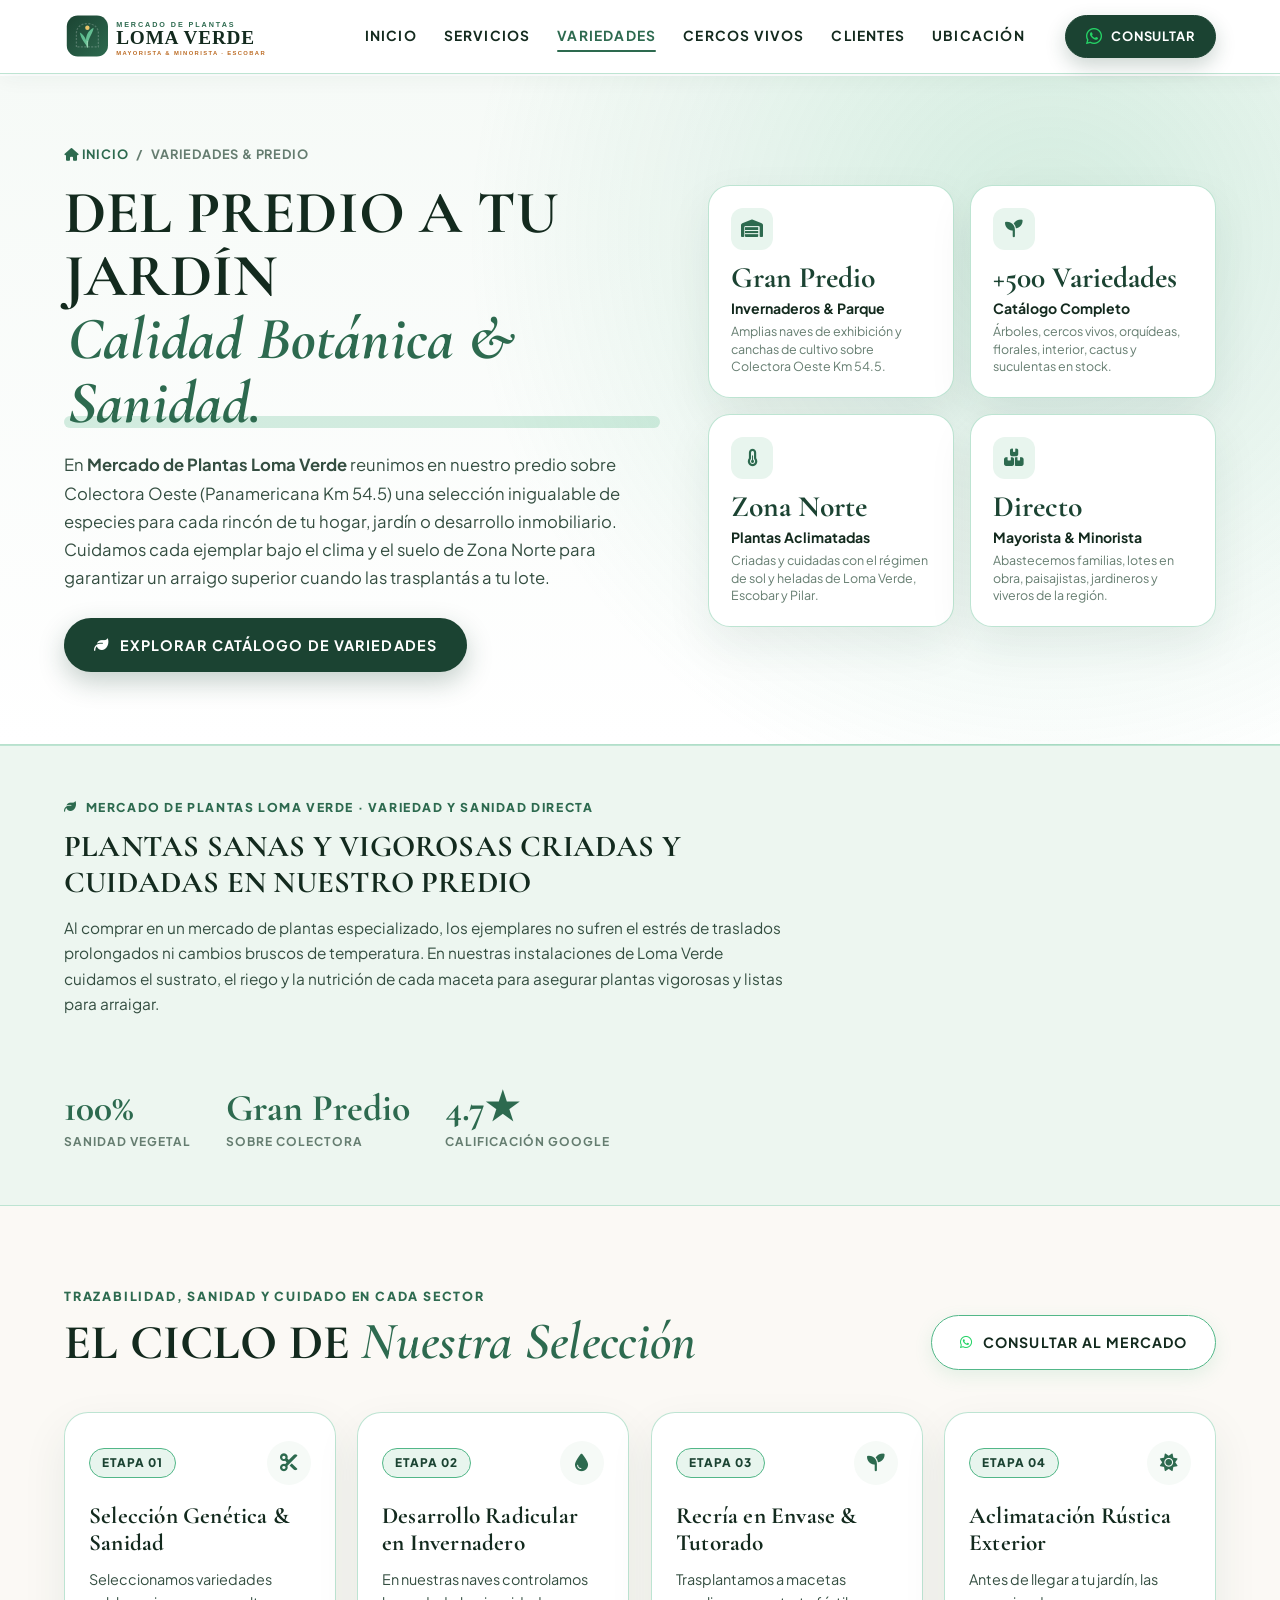
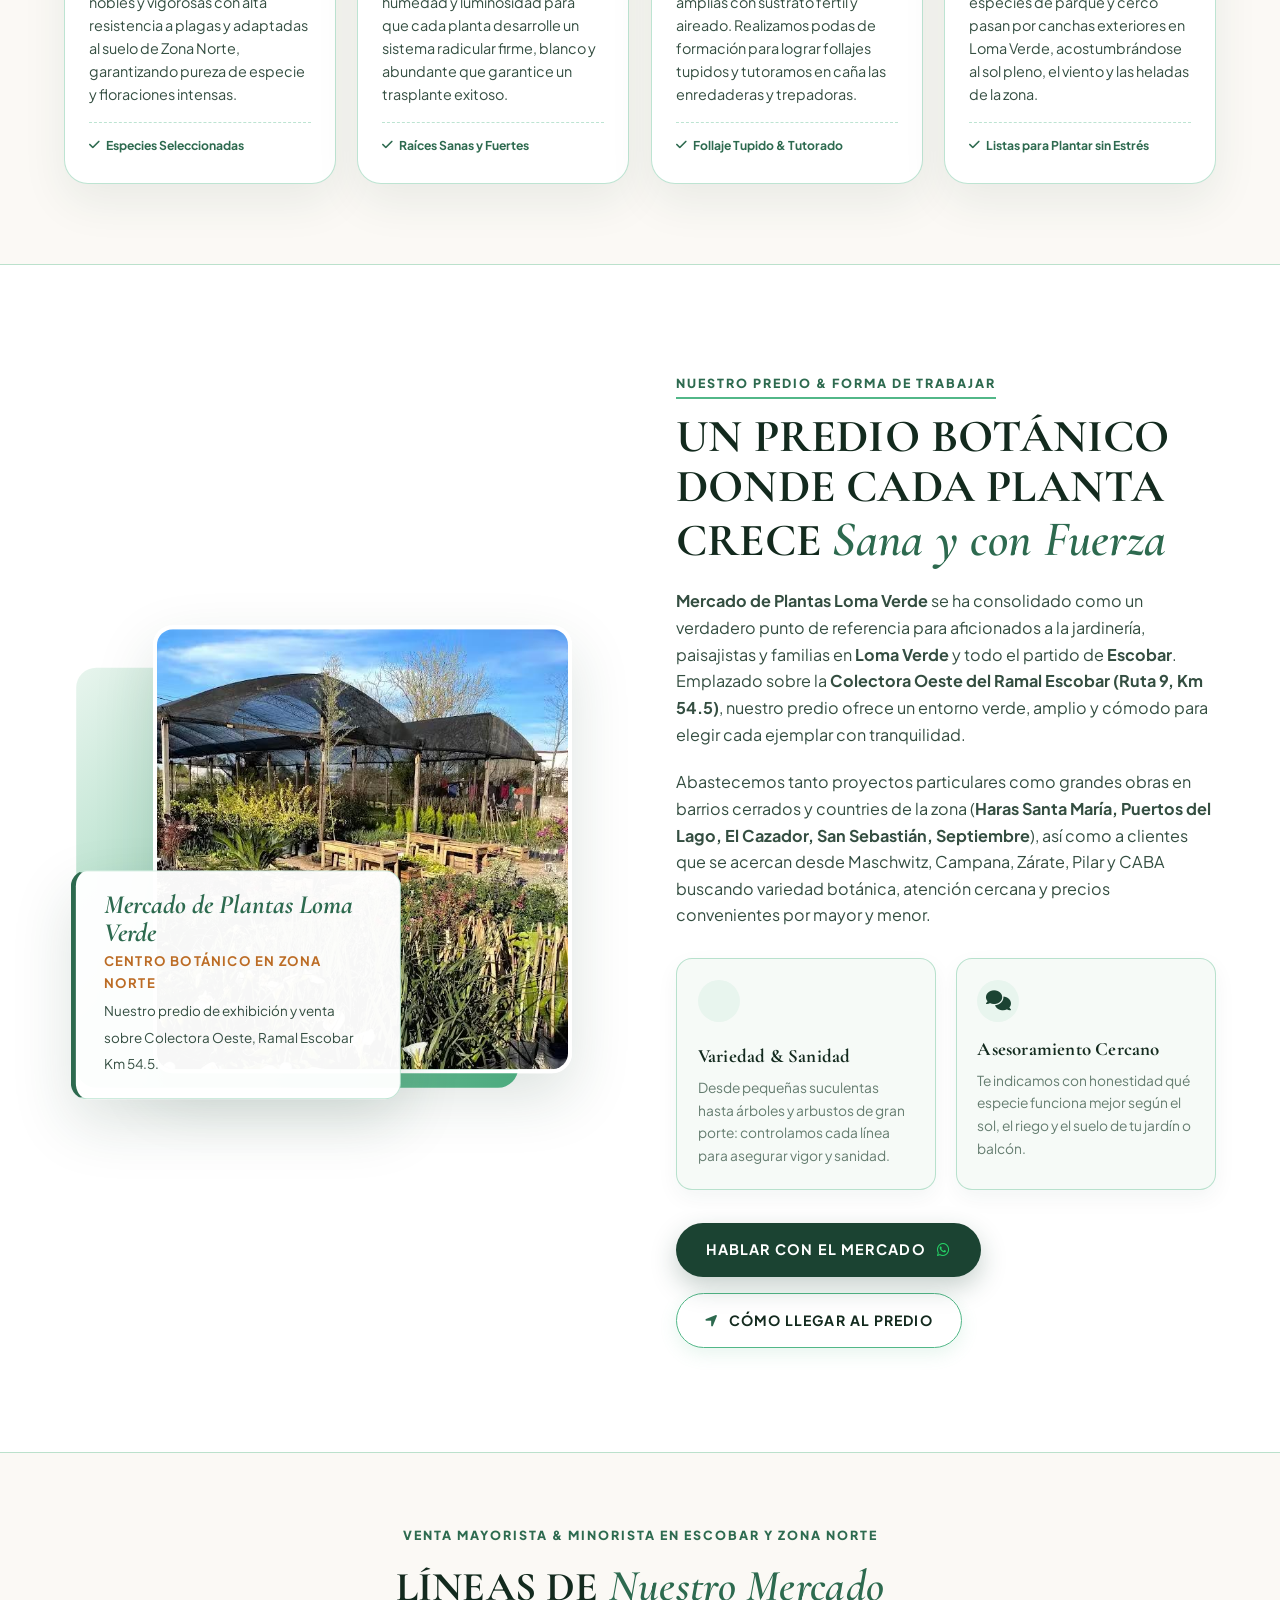
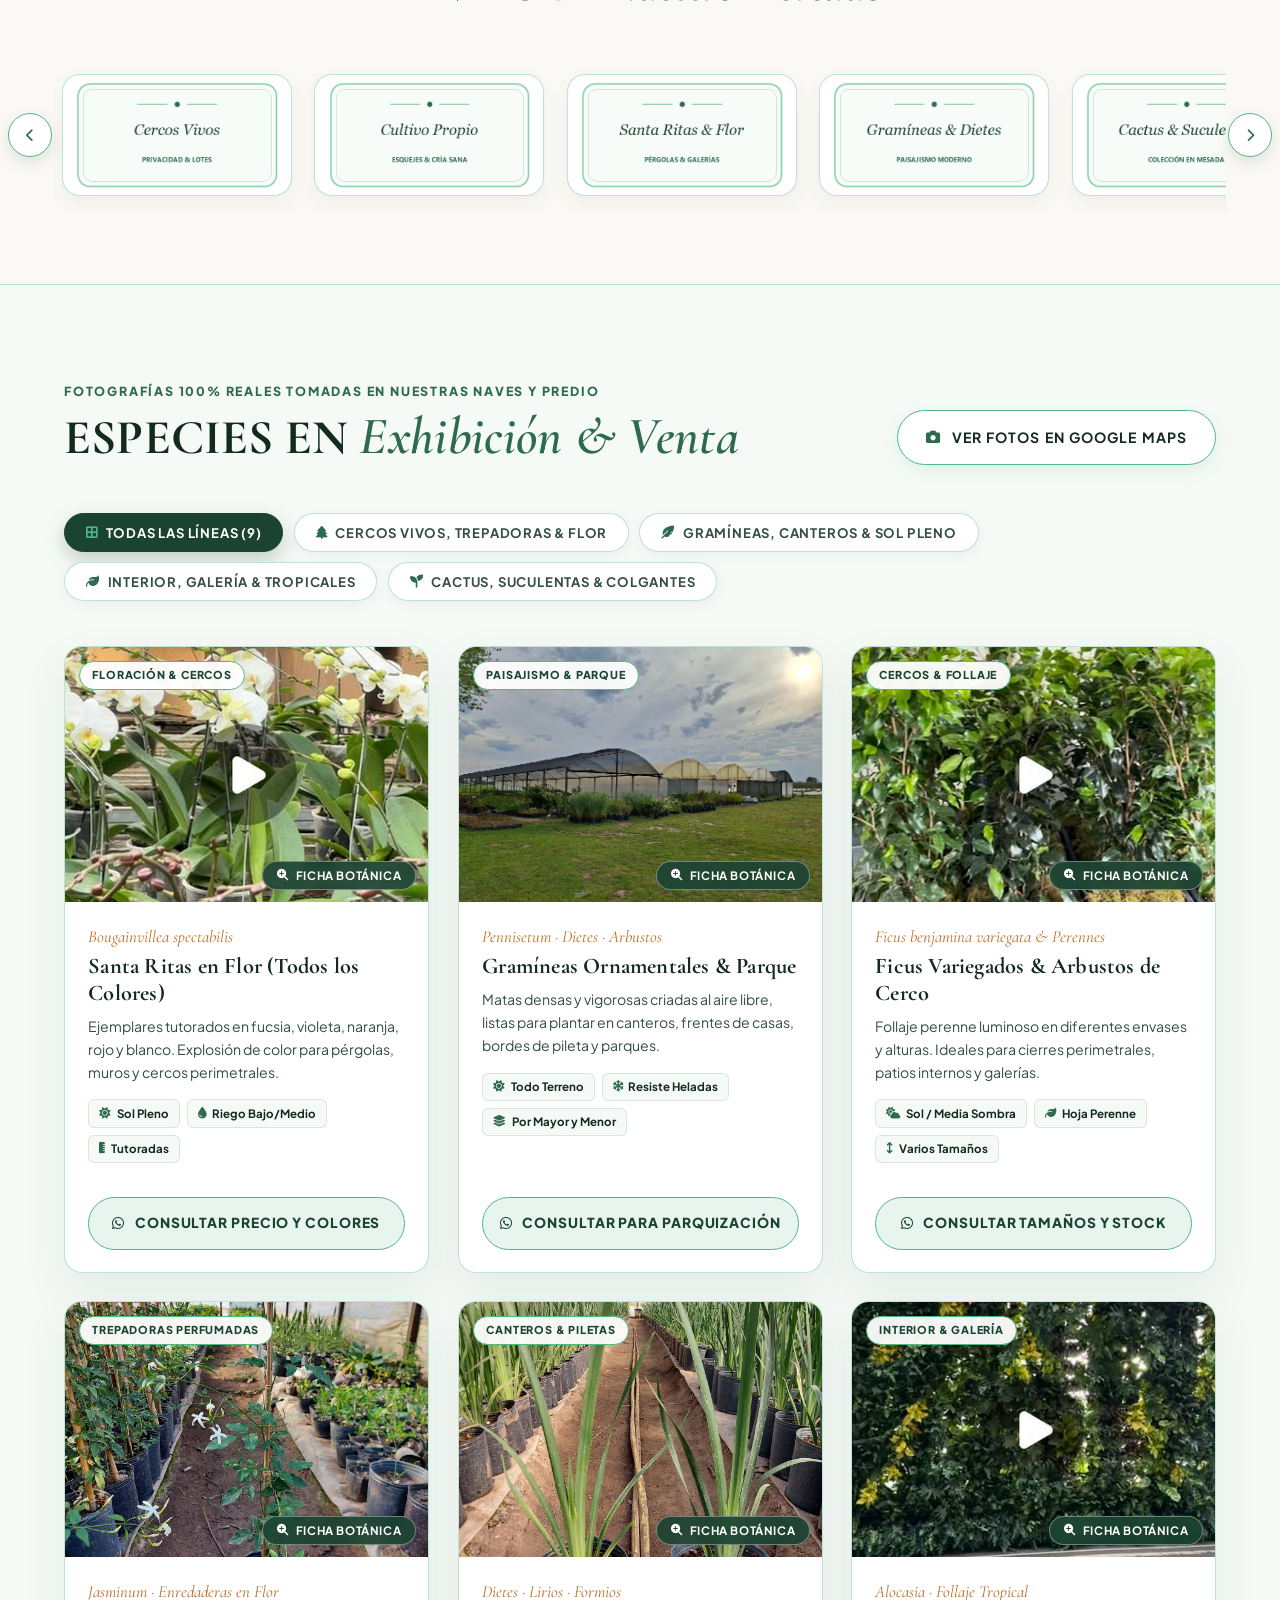
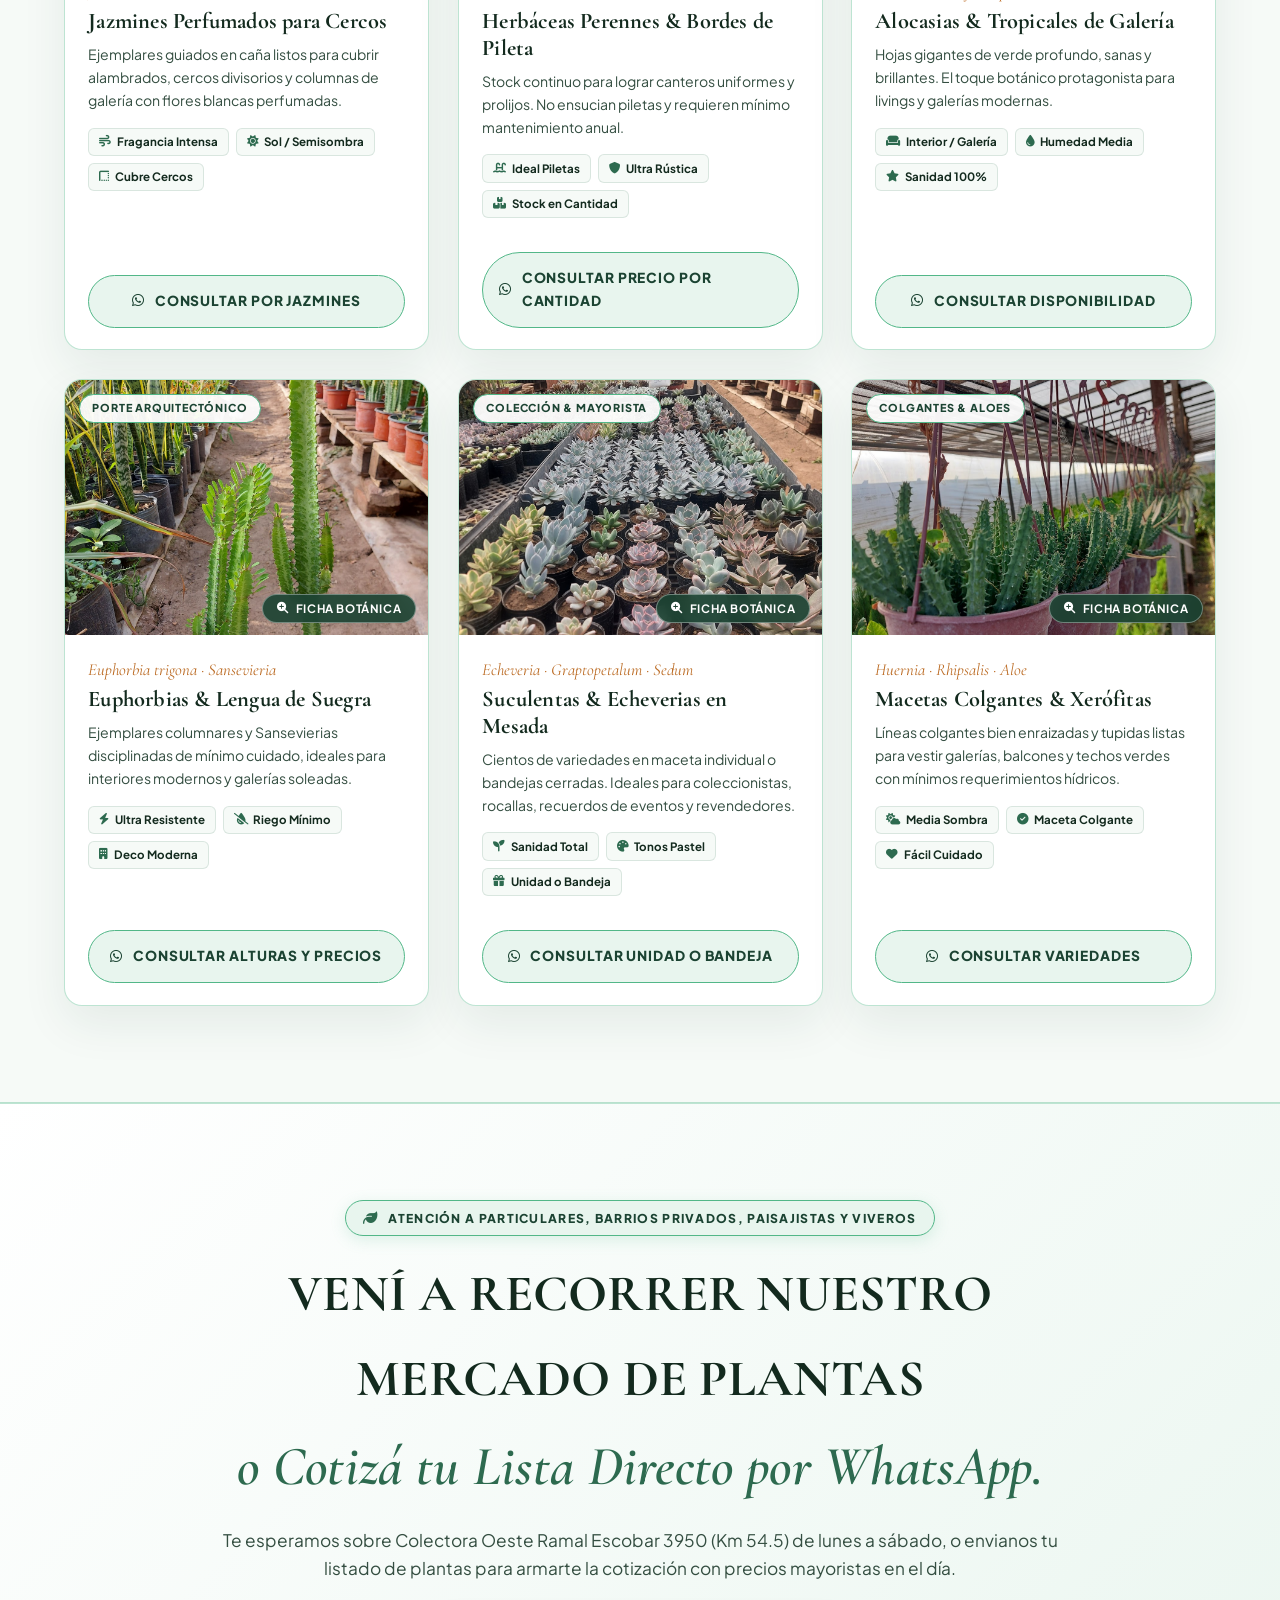
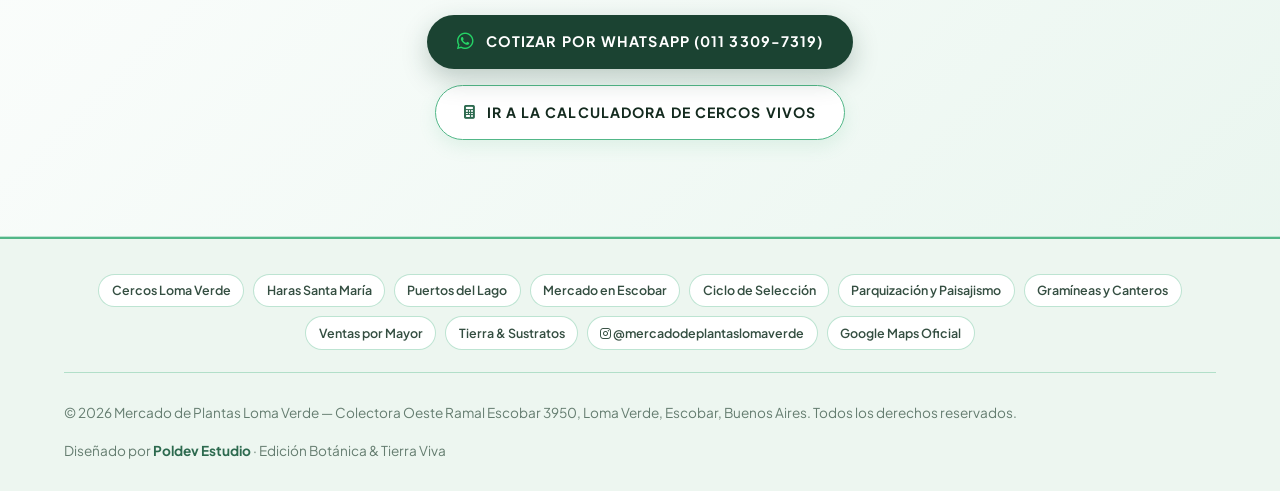
<file: produccion.html>
<!DOCTYPE html>
<html lang="es">
<head>
    <meta charset="UTF-8">
    <meta name="viewport" content="width=device-width, initial-scale=1.0">
    <title>Variedades & Predio — Mercado de Plantas Loma Verde (Escobar · Panamericana Km 54.5)</title>
    
    <!-- Favicon -->
    <link rel="icon" type="image/png" href="images/favicon.png">
    <link rel="apple-touch-icon" href="images/favicon.png">

    <!-- Open Graph / WhatsApp Preview -->
    <meta property="og:type" content="website">
    <meta property="og:url" content="https://mercadodeplantaslomaverde.mitiendanube.com/produccion.html">
    <meta property="og:title" content="Variedades Botánicas & Predio — Mercado de Plantas Loma Verde">
    <meta property="og:description" content="Conocé nuestro predio sobre Colectora Oeste Ramal Escobar Km 54.5. Variedad integral en arbustos para cercos vivos, gramíneas, floración, interior, orquídeas y suculentas.">
    <meta property="og:image" content="images/logo-real.png">

    <!-- Google Fonts -->
    <link rel="preconnect" href="https://fonts.googleapis.com">
    <link rel="preconnect" href="https://fonts.gstatic.com" crossorigin>
    <link href="https://fonts.googleapis.com/css2?family=Cormorant+Garamond:ital,wght@0,500;0,600;0,700;1,500;1,600;1,700&family=Plus+Jakarta+Sans:wght@400;500;600;700;800&display=swap" rel="stylesheet">
    
    <!-- FontAwesome -->
    <link rel="stylesheet" href="https://cdnjs.cloudflare.com/ajax/libs/font-awesome/6.4.0/css/all.min.css">
    
    <!-- Custom CSS -->
    <link rel="stylesheet" href="css/styles.css?v=6">
</head>
<body>

    <!-- ======================================================================
         NAVEGACIÓN PRINCIPAL CENTRADA Y LIMPIA
         ====================================================================== -->
    <nav class="navbar">
        <div class="logo">
            <a href="index.html" aria-label="Mercado de Plantas Loma Verde - Inicio">
                <img src="images/logo-mercado.svg" alt="Mercado de Plantas Loma Verde" onerror="this.onerror=null; this.src='images/logo-real.png';">
            </a>
        </div>

        <ul class="nav-links" id="navLinks">
            <li>
                <a href="index.html" class="nav-link-reveal" data-text="Inicio">
                    <span>Inicio</span>
                </a>
            </li>
            <li>
                <a href="index.html#servicios" class="nav-link-reveal" data-text="Servicios">
                    <span>Servicios</span>
                </a>
            </li>
            <li>
                <a href="produccion.html" class="nav-link-reveal active" data-text="Variedades">
                    <span>Variedades</span>
                </a>
            </li>
            <li>
                <a href="index.html#cotizador" class="nav-link-reveal" data-text="Cercos Vivos">
                    <span>Cercos Vivos</span>
                </a>
            </li>
            <li>
                <a href="index.html#opiniones" class="nav-link-reveal" data-text="Clientes">
                    <span>Clientes</span>
                </a>
            </li>
            <li>
                <a href="index.html#contacto" class="nav-link-reveal" data-text="Ubicación">
                    <span>Ubicación</span>
                </a>
            </li>
        </ul>

        <div class="nav-actions">
            <div class="nav-wa-dropdown-wrap">
                <button class="btn-nav-cta" id="navWaBtn" type="button" aria-expanded="false" aria-label="Consultar por WhatsApp">
                    <i class="fab fa-whatsapp" style="font-size: 1.15rem;"></i>
                    <span>Consultar</span>
                </button>

                <div class="nav-wa-popup" id="navWaPopup">
                    <div class="wa-popup-header">
                        <strong><i class="fab fa-whatsapp"></i> ¿En qué te podemos asesorar?</strong>
                        <button class="wa-popup-close" id="navWaClose" type="button" aria-label="Cerrar menú">&times;</button>
                    </div>
                    <div class="wa-popup-list">
                        <a href="https://wa.me/5491133097319?text=Hola%20Mercado%20de%20Plantas%20Loma%20Verde!%20Quisiera%20hacerles%20una%20consulta%20general" target="_blank" class="wa-popup-item">
                            <span>💬 Consulta General</span>
                            <i class="fas fa-chevron-right"></i>
                        </a>
                        <a href="https://wa.me/5491133097319?text=Hola%20Mercado%20de%20Plantas%20Loma%20Verde!%20Quisiera%20cotizar%20plantas%20para%20un%20Cerco%20Vivo" target="_blank" class="wa-popup-item">
                            <span>🌿 Cotizar Cerco Vivo o Lote</span>
                            <i class="fas fa-chevron-right"></i>
                        </a>
                        <a href="https://wa.me/5491133097319?text=Hola%20Mercado%20de%20Plantas%20Loma%20Verde!%20Quisiera%20consultar%20por%20plantas%20de%20exterior%2C%20flores%20y%20gram%C3%ADneas" target="_blank" class="wa-popup-item">
                            <span>🌸 Flores de Estación, Orquídeas &amp; Exterior</span>
                            <i class="fas fa-chevron-right"></i>
                        </a>
                        <a href="https://wa.me/5491133097319?text=Hola%20Mercado%20de%20Plantas%20Loma%20Verde!%20Quisiera%20consultar%20por%20plantas%20de%20interior%2C%20suculentas%2C%20macetas%20o%20tierra" target="_blank" class="wa-popup-item">
                            <span>🪴 Interior, Suculentas, Tierra &amp; Macetas</span>
                            <i class="fas fa-chevron-right"></i>
                        </a>
                        <a href="https://wa.me/5491133097319?text=Hola%20Mercado%20de%20Plantas%20Loma%20Verde!%20Soy%20paisajista%20/%20comercio%20y%20quisiera%20pedir%20lista%20de%20precios%20mayorista" target="_blank" class="wa-popup-item">
                            <span>🚜 Ventas por Mayor / Paisajistas / Envíos</span>
                            <i class="fas fa-chevron-right"></i>
                        </a>
                    </div>
                </div>
            </div>
            <button class="menu-toggle" id="menuToggle" aria-label="Abrir menú">
                <i class="fas fa-bars"></i>
            </button>
        </div>
    </nav>

    <!-- ======================================================================
         HERO DE PÁGINA DE VARIEDADES & PREDIO
         ====================================================================== -->
    <header class="prod-page-hero">
        <div class="prod-hero-inner">
            <div class="reveal-left">
                <div class="prod-breadcrumb">
                    <a href="index.html"><i class="fas fa-home"></i> Inicio</a>
                    <span>/</span>
                    <span>Variedades &amp; Predio</span>
                </div>

                <h1 class="hero-title" style="margin-bottom: 1.1rem;">
                    DEL PREDIO A TU JARDÍN<br>
                    <span class="highlight-leaf">Calidad Botánica &amp; Sanidad.</span>
                </h1>

                <p style="font-size: 1.04rem; color: var(--text-body); line-height: 1.7; margin-bottom: 1.6rem; max-width: 590px;">
                    En <strong>Mercado de Plantas Loma Verde</strong> reunimos en nuestro predio sobre Colectora Oeste (Panamericana Km 54.5) una selección inigualable de especies para cada rincón de tu hogar, jardín o desarrollo inmobiliario. Cuidamos cada ejemplar bajo el clima y el suelo de Zona Norte para garantizar un arraigo superior cuando las trasplantás a tu lote.
                </p>

                <div class="hero-cta-row" style="margin-top: 0;">
                    <a href="#especies" class="btn-kinetic-primary">
                        <i class="fas fa-leaf"></i>
                        <span>Explorar Catálogo de Variedades</span>
                    </a>
                </div>
            </div>

            <!-- Grilla de 4 Indicadores Reales del Mercado -->
            <div class="prod-kpi-grid reveal-right">
                <div class="prod-kpi-card">
                    <div class="prod-kpi-icon"><i class="fas fa-warehouse"></i></div>
                    <strong>Gran Predio</strong>
                    <span>Invernaderos &amp; Parque</span>
                    <small>Amplias naves de exhibición y canchas de cultivo sobre Colectora Oeste Km 54.5.</small>
                </div>

                <div class="prod-kpi-card">
                    <div class="prod-kpi-icon"><i class="fas fa-seedling"></i></div>
                    <strong>+500 Variedades</strong>
                    <span>Catálogo Completo</span>
                    <small>Árboles, cercos vivos, orquídeas, florales, interior, cactus y suculentas en stock.</small>
                </div>

                <div class="prod-kpi-card">
                    <div class="prod-kpi-icon"><i class="fas fa-temperature-half"></i></div>
                    <strong>Zona Norte</strong>
                    <span>Plantas Aclimatadas</span>
                    <small>Criadas y cuidadas con el régimen de sol y heladas de Loma Verde, Escobar y Pilar.</small>
                </div>

                <div class="prod-kpi-card">
                    <div class="prod-kpi-icon"><i class="fas fa-boxes-stacked"></i></div>
                    <strong>Directo</strong>
                    <span>Mayorista &amp; Minorista</span>
                    <small>Abastecemos familias, lotes en obra, paisajistas, jardineros y viveros de la región.</small>
                </div>
            </div>
        </div>
    </header>

    <!-- ======================================================================
         BLOQUES EDITORIALES DE VALOR PRODUCTIVO
         ====================================================================== -->
    <section class="editorial-blocks-row">
        <!-- Bloque 1: Ventaja de Mercado Productor -->
        <div class="ed-block ed-block-moss reveal-up">
            <div>
                <div class="ed-block-tag"><i class="fas fa-leaf"></i> Mercado de Plantas Loma Verde · Variedad y Sanidad Directa</div>
                <h3>PLANTAS SANAS Y VIGOROSAS CRIADAS Y CUIDADAS EN NUESTRO PREDIO</h3>
                <p>Al comprar en un mercado de plantas especializado, los ejemplares no sufren el estrés de traslados prolongados ni cambios bruscos de temperatura. En nuestras instalaciones de Loma Verde cuidamos el sustrato, el riego y la nutrición de cada maceta para asegurar plantas vigorosas y listas para arraigar.</p>
            </div>
            <div class="ed-stats-mini">
                <div class="ed-stat-item">
                    <strong>100%</strong>
                    <span>Sanidad Vegetal</span>
                </div>
                <div class="ed-stat-item">
                    <strong>Gran Predio</strong>
                    <span>Sobre Colectora</span>
                </div>
                <div class="ed-stat-item">
                    <strong>4.7★</strong>
                    <span>Calificación Google</span>
                </div>
            </div>
        </div>
    </section>

    <!-- ======================================================================
         LAS 4 ETAPAS DE NUESTRO CICLO DE CULTIVO & SELECCIÓN
         ====================================================================== -->
    <section id="proceso" class="prod-cycle-section">
        <div class="prod-cycle-container">
            <div class="section-header-flex reveal-up" style="margin-bottom: 0;">
                <div>
                    <span class="eyebrow">Trazabilidad, Sanidad y Cuidado en Cada Sector</span>
                    <h2>EL CICLO DE <span class="botanical-italic">Nuestra Selección</span></h2>
                </div>
                <a href="https://wa.me/5491133097319?text=Hola%20Mercado%20de%20Plantas%20Loma%20Verde!%20Quisiera%20consultar%20por%20plantas%20y%20precios" target="_blank" class="btn-kinetic-outline">
                    <i class="fab fa-whatsapp" style="color: var(--whatsapp);"></i>
                    <span>Consultar al Mercado</span>
                </a>
            </div>

            <div class="prod-cycle-grid">
                <!-- Etapa 1 -->
                <article class="prod-step-card reveal-up">
                    <div>
                        <div class="prod-step-top">
                            <span class="prod-step-num">Etapa 01</span>
                            <div class="prod-step-icon"><i class="fas fa-scissors"></i></div>
                        </div>
                        <h3>Selección Genética &amp; Sanidad</h3>
                        <p>Seleccionamos variedades nobles y vigorosas con alta resistencia a plagas y adaptadas al suelo de Zona Norte, garantizando pureza de especie y floraciones intensas.</p>
                    </div>
                    <span class="prod-step-tag"><i class="fas fa-check"></i> Especies Seleccionadas</span>
                </article>

                <!-- Etapa 2 -->
                <article class="prod-step-card reveal-up" style="transition-delay: 0.08s;">
                    <div>
                        <div class="prod-step-top">
                            <span class="prod-step-num">Etapa 02</span>
                            <div class="prod-step-icon"><i class="fas fa-droplet"></i></div>
                        </div>
                        <h3>Desarrollo Radicular en Invernadero</h3>
                        <p>En nuestras naves controlamos humedad y luminosidad para que cada planta desarrolle un sistema radicular firme, blanco y abundante que garantice un trasplante exitoso.</p>
                    </div>
                    <span class="prod-step-tag"><i class="fas fa-check"></i> Raíces Sanas y Fuertes</span>
                </article>

                <!-- Etapa 3 -->
                <article class="prod-step-card reveal-up" style="transition-delay: 0.16s;">
                    <div>
                        <div class="prod-step-top">
                            <span class="prod-step-num">Etapa 03</span>
                            <div class="prod-step-icon"><i class="fas fa-seedling"></i></div>
                        </div>
                        <h3>Recría en Envase &amp; Tutorado</h3>
                        <p>Trasplantamos a macetas amplias con sustrato fértil y aireado. Realizamos podas de formación para lograr follajes tupidos y tutoramos en caña las enredaderas y trepadoras.</p>
                    </div>
                    <span class="prod-step-tag"><i class="fas fa-check"></i> Follaje Tupido &amp; Tutorado</span>
                </article>

                <!-- Etapa 4 -->
                <article class="prod-step-card reveal-up" style="transition-delay: 0.24s;">
                    <div>
                        <div class="prod-step-top">
                            <span class="prod-step-num">Etapa 04</span>
                            <div class="prod-step-icon"><i class="fas fa-sun"></i></div>
                        </div>
                        <h3>Aclimatación Rústica Exterior</h3>
                        <p>Antes de llegar a tu jardín, las especies de parque y cerco pasan por canchas exteriores en Loma Verde, acostumbrándose al sol pleno, el viento y las heladas de la zona.</p>
                    </div>
                    <span class="prod-step-tag"><i class="fas fa-check"></i> Listas para Plantar sin Estrés</span>
                </article>
            </div>
        </div>
    </section>

    <!-- ======================================================================
         SECCIÓN EDITORIAL EN CASCADA (SOBRE NUESTRO PREDIO)
         ====================================================================== -->
    <section id="nosotros" class="cascading-section">
        <div class="cascading-grid">
            <!-- Imagen en cascada con bloque verde salvia desplazado y tarjeta flotante -->
            <div class="cascading-visual-wrap reveal-left">
                <div class="cascading-layer-bg"></div>
                <div class="cascading-layer-main">
                    <img src="images/nosotros.jpg" alt="Predio de Mercado de Plantas Loma Verde sobre Colectora Oeste Escobar">
                </div>
                <div class="cascading-layer-floating-card">
                    <span class="floating-script">Mercado de Plantas Loma Verde</span>
                    <strong>CENTRO BOTÁNICO EN ZONA NORTE</strong>
                    <span>Nuestro predio de exhibición y venta sobre Colectora Oeste, Ramal Escobar Km 54.5.</span>
                </div>
            </div>

            <!-- Texto editorial -->
            <div class="cascading-text-wrap reveal-right">
                <span class="section-eyebrow">Nuestro Predio &amp; Forma de Trabajar</span>
                <h2>UN PREDIO BOTÁNICO DONDE CADA PLANTA CRECE <span class="botanical-italic">Sana y con Fuerza</span></h2>
                <p><strong>Mercado de Plantas Loma Verde</strong> se ha consolidado como un verdadero punto de referencia para aficionados a la jardinería, paisajistas y familias en <strong>Loma Verde</strong> y todo el partido de <strong>Escobar</strong>. Emplazado sobre la <strong>Colectora Oeste del Ramal Escobar (Ruta 9, Km 54.5)</strong>, nuestro predio ofrece un entorno verde, amplio y cómodo para elegir cada ejemplar con tranquilidad.</p>
                <p>Abastecemos tanto proyectos particulares como grandes obras en barrios cerrados y countries de la zona (<strong>Haras Santa María, Puertos del Lago, El Cazador, San Sebastián, Septiembre</strong>), así como a clientes que se acercan desde Maschwitz, Campana, Zárate, Pilar y CABA buscando variedad botánica, atención cercana y precios convenientes por mayor y menor.</p>

                <div class="cascading-pillars">
                    <div class="pillar-box">
                        <i class="fas fa-hand-holding-seedling"></i>
                        <h4>Variedad &amp; Sanidad</h4>
                        <p>Desde pequeñas suculentas hasta árboles y arbustos de gran porte: controlamos cada línea para asegurar vigor y sanidad.</p>
                    </div>
                    <div class="pillar-box">
                        <i class="fas fa-comments"></i>
                        <h4>Asesoramiento Cercano</h4>
                        <p>Te indicamos con honestidad qué especie funciona mejor según el sol, el riego y el suelo de tu jardín o balcón.</p>
                    </div>
                </div>

                <div style="display: flex; flex-wrap: wrap; gap: 1rem; align-items: center;">
                    <a href="https://wa.me/5491133097319?text=Hola%20Mercado%20de%20Plantas%20Loma%20Verde!%20Quisiera%20hacerles%20una%20consulta%20sobre%20sus%20plantas" target="_blank" class="btn-kinetic-primary">
                        <span>Hablar con el Mercado</span>
                        <i class="fab fa-whatsapp" style="color: var(--whatsapp);"></i>
                    </a>
                    <a href="https://maps.app.goo.gl/JmTWHnUJAuab8Sin9" target="_blank" class="btn-kinetic-outline">
                        <i class="fas fa-location-arrow" style="color: var(--primary-strong);"></i>
                        <span>Cómo Llegar al Predio</span>
                    </a>
                </div>
            </div>
        </div>
    </section>

    <!-- ======================================================================
         CARRUSEL DE LÍNEAS DE PRODUCCIÓN (TIRA INTERACTIVA CON MOVIMIENTO)
         ====================================================================== -->
    <section class="brands-kinetic-section">
        <div class="brands-title-center reveal-up">
            <span class="sub">Venta Mayorista &amp; Minorista en Escobar y Zona Norte</span>
            <h2>LÍNEAS DE <span class="botanical-italic">Nuestro Mercado</span></h2>
        </div>

        <div class="brands-track-wrapper">
            <button class="strip-arrow prev" data-target="brandsCarousel" aria-label="Anterior">
                <i class="fas fa-chevron-left"></i>
            </button>
            <div class="brands-scroll-strip" id="brandsCarousel">
                <div class="brand-glass-card"><img src="images/pilares/cercos-vivos.png" alt="Cercos Vivos - Privacidad y Lotes"></div>
                <div class="brand-glass-card"><img src="images/pilares/produccion-propia.png" alt="Variedad Botánica - Calidad y Sanidad"></div>
                <div class="brand-glass-card"><img src="images/pilares/trepadoras-flores.png" alt="Santa Ritas y Flor - Pérgolas y Galerías"></div>
                <div class="brand-glass-card"><img src="images/pilares/gramineas-canteros.png" alt="Gramíneas y Dietes - Paisajismo Moderno"></div>
                <div class="brand-glass-card"><img src="images/pilares/cactus-suculentas.png" alt="Cactus y Suculentas - Colección en Mesada"></div>
                <div class="brand-glass-card"><img src="images/pilares/interior-tropicales.png" alt="Interior y Galería - Alocasias y Ficus"></div>
                <div class="brand-glass-card"><img src="images/pilares/tierra-macetas.png" alt="Sustratos y Macetas - Tierra Fértil e Insumos"></div>
                <div class="brand-glass-card"><img src="images/pilares/barrios-paisajismo.png" alt="Loma Verde y Escobar - Asesoramiento Integral"></div>
                <!-- Set duplicado para recorrido continuo -->
                <div class="brand-glass-card"><img src="images/pilares/cercos-vivos.png" alt="Cercos Vivos - Privacidad y Lotes"></div>
                <div class="brand-glass-card"><img src="images/pilares/produccion-propia.png" alt="Variedad Botánica - Calidad y Sanidad"></div>
                <div class="brand-glass-card"><img src="images/pilares/trepadoras-flores.png" alt="Santa Ritas y Flor - Pérgolas y Galerías"></div>
                <div class="brand-glass-card"><img src="images/pilares/gramineas-canteros.png" alt="Gramíneas y Dietes - Paisajismo Moderno"></div>
            </div>
            <button class="strip-arrow next" data-target="brandsCarousel" aria-label="Siguiente">
                <i class="fas fa-chevron-right"></i>
            </button>
        </div>
    </section>

    <!-- ======================================================================
         CATÁLOGO VISUAL DE ESPECIES EN EL MERCADO (FOTOS REALES)
         ====================================================================== -->
    <section id="especies" class="species-catalog-section">
        <div class="section-header-flex reveal-up">
            <div>
                <span class="eyebrow">Fotografías 100% Reales Tomadas en Nuestras Naves y Predio</span>
                <h2>ESPECIES EN <span class="botanical-italic">Exhibición &amp; Venta</span></h2>
            </div>
            <a href="https://maps.app.goo.gl/JmTWHnUJAuab8Sin9" target="_blank" class="btn-kinetic-outline">
                <i class="fas fa-camera" style="color: var(--primary-strong);"></i>
                <span>Ver Fotos en Google Maps</span>
            </a>
        </div>

        <!-- Filtros Interactivos por Categoría Botánica -->
        <div class="filter-pills-wrap reveal-up" role="tablist" aria-label="Filtrar especies del vivero">
            <button class="filter-pill-btn active" data-filter="all" type="button">
                <i class="fas fa-border-all"></i> Todas las Líneas (9)
            </button>
            <button class="filter-pill-btn" data-filter="cercos" type="button">
                <i class="fas fa-tree"></i> Cercos Vivos, Trepadoras &amp; Flor
            </button>
            <button class="filter-pill-btn" data-filter="canteros" type="button">
                <i class="fas fa-feather-pointed"></i> Gramíneas, Canteros &amp; Sol Pleno
            </button>
            <button class="filter-pill-btn" data-filter="interior" type="button">
                <i class="fas fa-leaf"></i> Interior, Galería &amp; Tropicales
            </button>
            <button class="filter-pill-btn" data-filter="suculentas" type="button">
                <i class="fas fa-seedling"></i> Cactus, Suculentas &amp; Colgantes
            </button>
        </div>

        <!-- Grilla de Especies con Fotos Reales de Mercado Loma Verde -->
        <div class="species-grid" id="speciesCatalogGrid">

            <!-- Especie 1: Santa Ritas (Bougainvilleas) -->
            <article class="species-card reveal-up" data-category="cercos"
                data-title="Santa Ritas Multicolores Tutoradas"
                data-botanical="Bougainvillea spectabilis / glabra"
                data-img="images/especies/santa-ritas-floracion.jpg"
                data-sun="Sol Pleno (6+ hs)"
                data-water="Riego Moderado"
                data-use="Pérgolas, Muros y Cercos Vivos"
                data-desc="Ejemplares tutorados en caña en plena floración (fucsia, violeta, naranja, rojo y blanco). Muy resistentes al calor de verano y de rápido crecimiento para vestir pérgolas, alambrados y muros en barrios cerrados de Escobar.">
                <div>
                    <div class="species-img-box">
                        <span class="species-cat-tag">Floración &amp; Cercos</span>
                        <img src="images/especies/santa-ritas-floracion.jpg" alt="Santa Ritas en Floración en Mercado Loma Verde">
                        <button class="quickview-trigger" type="button"><i class="fas fa-magnifying-glass-plus"></i> Ficha Botánica</button>
                    </div>
                    <div class="species-content">
                        <span class="species-botanical-name">Bougainvillea spectabilis</span>
                        <h3>Santa Ritas en Flor (Todos los Colores)</h3>
                        <p>Ejemplares tutorados en fucsia, violeta, naranja, rojo y blanco. Explosión de color para pérgolas, muros y cercos perimetrales.</p>
                        <div class="care-badges">
                            <span class="care-badge"><i class="fas fa-sun"></i> Sol Pleno</span>
                            <span class="care-badge"><i class="fas fa-droplet"></i> Riego Bajo/Medio</span>
                            <span class="care-badge"><i class="fas fa-ruler-vertical"></i> Tutoradas</span>
                        </div>
                    </div>
                </div>
                <div class="species-footer">
                    <a href="https://wa.me/5491133097319?text=Hola%20Mercado%20de%20Plantas%20Loma%20Verde!%20Consulto%20disponibilidad%20y%20precio%20de%20Santa%20Ritas%20tutoradas" target="_blank" class="btn-combo-wa">
                        <i class="fab fa-whatsapp"></i>
                        <span>Consultar Precio y Colores</span>
                    </a>
                </div>
            </article>

            <!-- Especie 2: Gramíneas, Dietes y Arbustos de Parque -->
            <article class="species-card reveal-up" data-category="canteros"
                data-title="Gramíneas Paisajísticas, Dietes y Cortaderas"
                data-botanical="Pennisetum / Dietes bicolor / Cortaderia"
                data-img="images/especies/invernaderos-gramineas.jpg"
                data-sun="Sol Pleno / Media Sombra"
                data-water="Riego Bajo (Rústicas)"
                data-use="Canteros Modernos, Entradas y Borduras"
                data-desc="Disponibles en cantidad en nuestro predio sobre Colectora Oeste. Ideales para diseñar canteros de bajo mantenimiento en countries de Loma Verde, Puertos del Lago y Haras Santa María.">
                <div>
                    <div class="species-img-box">
                        <span class="species-cat-tag">Paisajismo &amp; Parque</span>
                        <img src="images/especies/invernaderos-gramineas.jpg" alt="Gramíneas Paisajísticas y Arbustos en Mercado Loma Verde">
                        <button class="quickview-trigger" type="button"><i class="fas fa-magnifying-glass-plus"></i> Ficha Botánica</button>
                    </div>
                    <div class="species-content">
                        <span class="species-botanical-name">Pennisetum · Dietes · Arbustos</span>
                        <h3>Gramíneas Ornamentales &amp; Parque</h3>
                        <p>Matas densas y vigorosas criadas al aire libre, listas para plantar en canteros, frentes de casas, bordes de pileta y parques.</p>
                        <div class="care-badges">
                            <span class="care-badge"><i class="fas fa-sun"></i> Todo Terreno</span>
                            <span class="care-badge"><i class="fas fa-snowflake"></i> Resiste Heladas</span>
                            <span class="care-badge"><i class="fas fa-layer-group"></i> Por Mayor y Menor</span>
                        </div>
                    </div>
                </div>
                <div class="species-footer">
                    <a href="https://wa.me/5491133097319?text=Hola%20Mercado%20de%20Plantas%20Loma%20Verde!%20Consulto%20por%20Gram%C3%ADneas%20y%20arbustos%20para%20parquizaci%C3%B3n" target="_blank" class="btn-combo-wa">
                        <i class="fab fa-whatsapp"></i>
                        <span>Consultar para Parquización</span>
                    </a>
                </div>
            </article>

            <!-- Especie 3: Ficus Benjamina Variegado & Arbustos de Cerco -->
            <article class="species-card reveal-up" data-category="cercos"
                data-title="Ficus Variegados y Arbustos de Cerco Vivo"
                data-botanical="Ficus benjamina 'Variegata' & Especies Perennes"
                data-img="images/especies/ficus-arbustos-cerco.jpg"
                data-sun="Sol Suave / Media Sombra Luminosa"
                data-water="Riego Moderado"
                data-use="Cercos Vivos, Galerías y Macetones"
                data-desc="Ejemplares de follaje disciplinado y luminoso disponibles en envases de diversos litros. Excelentes para generar pantallas visuales elegantes o lucir en macetones de entrada.">
                <div>
                    <div class="species-img-box">
                        <span class="species-cat-tag">Cercos &amp; Follaje</span>
                        <img src="images/especies/ficus-arbustos-cerco.jpg" alt="Ficus Variegados y Arbustos de Cerco Vivo en Mercado Loma Verde">
                        <button class="quickview-trigger" type="button"><i class="fas fa-magnifying-glass-plus"></i> Ficha Botánica</button>
                    </div>
                    <div class="species-content">
                        <span class="species-botanical-name">Ficus benjamina variegata &amp; Perennes</span>
                        <h3>Ficus Variegados &amp; Arbustos de Cerco</h3>
                        <p>Follaje perenne luminoso en diferentes envases y alturas. Ideales para cierres perimetrales, patios internos y galerías.</p>
                        <div class="care-badges">
                            <span class="care-badge"><i class="fas fa-cloud-sun"></i> Sol / Media Sombra</span>
                            <span class="care-badge"><i class="fas fa-leaf"></i> Hoja Perenne</span>
                            <span class="care-badge"><i class="fas fa-arrows-up-down"></i> Varios Tamaños</span>
                        </div>
                    </div>
                </div>
                <div class="species-footer">
                    <a href="https://wa.me/5491133097319?text=Hola%20Mercado%20de%20Plantas%20Loma%20Verde!%20Consulto%20por%20Ficus%20Variegados%20y%20arbustos%20para%20cerco" target="_blank" class="btn-combo-wa">
                        <i class="fab fa-whatsapp"></i>
                        <span>Consultar Tamaños y Stock</span>
                    </a>
                </div>
            </article>

            <!-- Especie 4: Jazmines Tutorados en Flor -->
            <article class="species-card reveal-up" data-category="cercos"
                data-title="Jazmines Perfumados Tutorados (País / Azores)"
                data-botanical="Jasminum polyanthum / Jasminum azoricum"
                data-img="images/especies/jazmines-trepadoras.jpg"
                data-sun="Sol Pleno / Media Sombra"
                data-water="Riego Regular en Primavera/Verano"
                data-use="Cercos Perfumados, Alambrados y Columnas"
                data-desc="Trepadoras perfumadas con guías vigorosas en caña, ideales para cubrir alambrados perimetrales, pérgolas de galería y columnas con floración blanca y perfume envolvente.">
                <div>
                    <div class="species-img-box">
                        <span class="species-cat-tag">Trepadoras Perfumadas</span>
                        <img src="images/especies/jazmines-trepadoras.jpg" alt="Jazmines en Flor Tutorados en Mercado Loma Verde">
                        <button class="quickview-trigger" type="button"><i class="fas fa-magnifying-glass-plus"></i> Ficha Botánica</button>
                    </div>
                    <div class="species-content">
                        <span class="species-botanical-name">Jasminum · Enredaderas en Flor</span>
                        <h3>Jazmines Perfumados para Cercos</h3>
                        <p>Ejemplares guiados en caña listos para cubrir alambrados, cercos divisorios y columnas de galería con flores blancas perfumadas.</p>
                        <div class="care-badges">
                            <span class="care-badge"><i class="fas fa-wind"></i> Fragancia Intensa</span>
                            <span class="care-badge"><i class="fas fa-sun"></i> Sol / Semisombra</span>
                            <span class="care-badge"><i class="fas fa-border-style"></i> Cubre Cercos</span>
                        </div>
                    </div>
                </div>
                <div class="species-footer">
                    <a href="https://wa.me/5491133097319?text=Hola%20Mercado%20de%20Plantas%20Loma%20Verde!%20Consulto%20por%20Jazmines%20y%20enredaderas%20para%20cerco" target="_blank" class="btn-combo-wa">
                        <i class="fab fa-whatsapp"></i>
                        <span>Consultar por Jazmines</span>
                    </a>
                </div>
            </article>

            <!-- Especie 5: Dietes, Formios y Herbáceas Perennes -->
            <article class="species-card reveal-up" data-category="canteros"
                data-title="Dietes, Lirios y Formios para Canteros"
                data-botanical="Dietes vegeta / Phormium tenax"
                data-img="images/especies/dietes-formios-canteros.jpg"
                data-sun="Sol Pleno / Media Sombra"
                data-water="Muy Bajo Mantenimiento"
                data-use="Alineaciones, Canteros y Bordes de Piscina"
                data-desc="Una de las líneas más nobles y resistentes. Su porte vertical limpio no ensucia el agua de las piletas, soporta pleno sol de verano y frío invernal sin perder su verdor.">
                <div>
                    <div class="species-img-box">
                        <span class="species-cat-tag">Canteros &amp; Piletas</span>
                        <img src="images/especies/dietes-formios-canteros.jpg" alt="Dietes y Formios en Mercado Loma Verde">
                        <button class="quickview-trigger" type="button"><i class="fas fa-magnifying-glass-plus"></i> Ficha Botánica</button>
                    </div>
                    <div class="species-content">
                        <span class="species-botanical-name">Dietes · Lirios · Formios</span>
                        <h3>Herbáceas Perennes &amp; Bordes de Pileta</h3>
                        <p>Stock continuo para lograr canteros uniformes y prolijos. No ensucian piletas y requieren mínimo mantenimiento anual.</p>
                        <div class="care-badges">
                            <span class="care-badge"><i class="fas fa-water-ladder"></i> Ideal Piletas</span>
                            <span class="care-badge"><i class="fas fa-shield"></i> Ultra Rústica</span>
                            <span class="care-badge"><i class="fas fa-boxes-stacked"></i> Stock en Cantidad</span>
                        </div>
                    </div>
                </div>
                <div class="species-footer">
                    <a href="https://wa.me/5491133097319?text=Hola%20Mercado%20de%20Plantas%20Loma%20Verde!%20Consulto%20por%20Dietes%2C%20Formios%20y%20plantas%20para%20canteros" target="_blank" class="btn-combo-wa">
                        <i class="fab fa-whatsapp"></i>
                        <span>Consultar Precio por Cantidad</span>
                    </a>
                </div>
            </article>

            <!-- Especie 6: Alocasias & Tropicales de Galería / Interior -->
            <article class="species-card reveal-up" data-category="interior"
                data-title="Alocasias (Oreja de Elefante) y Tropicales"
                data-botanical="Alocasia macrorrhizos / Colocasia"
                data-img="images/especies/alocasia-tropicales.jpg"
                data-sun="Luz Indirecta / Galería Techada"
                data-water="Riego Frecuente / Sustrato Húmedo"
                data-use="Interiores Luminosos, Galerías y Patios"
                data-desc="Ejemplares tropicales de hojas monumentales, criados en invernadero con humedad controlada. Perfectos para brindar una estética moderna y selvática a galerías, livings y entradas techadas.">
                <div>
                    <div class="species-img-box">
                        <span class="species-cat-tag">Interior &amp; Galería</span>
                        <img src="images/especies/alocasia-tropicales.jpg" alt="Alocasia Oreja de Elefante en Mercado Loma Verde">
                        <button class="quickview-trigger" type="button"><i class="fas fa-magnifying-glass-plus"></i> Ficha Botánica</button>
                    </div>
                    <div class="species-content">
                        <span class="species-botanical-name">Alocasia · Follaje Tropical</span>
                        <h3>Alocasias &amp; Tropicales de Galería</h3>
                        <p>Hojas gigantes de verde profundo, sanas y brillantes. El toque botánico protagonista para livings y galerías modernas.</p>
                        <div class="care-badges">
                            <span class="care-badge"><i class="fas fa-couch"></i> Interior / Galería</span>
                            <span class="care-badge"><i class="fas fa-droplet"></i> Humedad Media</span>
                            <span class="care-badge"><i class="fas fa-star"></i> Sanidad 100%</span>
                        </div>
                    </div>
                </div>
                <div class="species-footer">
                    <a href="https://wa.me/5491133097319?text=Hola%20Mercado%20de%20Plantas%20Loma%20Verde!%20Consulto%20por%20Alocasias%20y%20plantas%20tropicales%20de%20interior" target="_blank" class="btn-combo-wa">
                        <i class="fab fa-whatsapp"></i>
                        <span>Consultar Disponibilidad</span>
                    </a>
                </div>
            </article>

            <!-- Especie 7: Euphorbias Candelabro & Sansevierias -->
            <article class="species-card reveal-up" data-category="interior"
                data-title="Euphorbias Candelabro & Sansevierias"
                data-botanical="Euphorbia trigona / Sansevieria trifasciata"
                data-img="images/especies/euphorbias-sansevierias.jpg"
                data-sun="Muy Luminoso o Sol Directo"
                data-water="Riego Muy Espaciado"
                data-use="Diseño Moderno, Macetas Altas e Interior"
                data-desc="Las predilectas de la decoración arquitectónica por su porte vertical y mantenimiento casi nulo. Disponibles en múltiples alturas, listas para lucir en macetas de diseño.">
                <div>
                    <div class="species-img-box">
                        <span class="species-cat-tag">Porte Arquitectónico</span>
                        <img src="images/especies/euphorbias-sansevierias.jpg" alt="Euphorbias y Sansevierias en Mercado Loma Verde">
                        <button class="quickview-trigger" type="button"><i class="fas fa-magnifying-glass-plus"></i> Ficha Botánica</button>
                    </div>
                    <div class="species-content">
                        <span class="species-botanical-name">Euphorbia trigona · Sansevieria</span>
                        <h3>Euphorbias &amp; Lengua de Suegra</h3>
                        <p>Ejemplares columnares y Sansevierias disciplinadas de mínimo cuidado, ideales para interiores modernos y galerías soleadas.</p>
                        <div class="care-badges">
                            <span class="care-badge"><i class="fas fa-bolt"></i> Ultra Resistente</span>
                            <span class="care-badge"><i class="fas fa-droplet-slash"></i> Riego Mínimo</span>
                            <span class="care-badge"><i class="fas fa-building"></i> Deco Moderna</span>
                        </div>
                    </div>
                </div>
                <div class="species-footer">
                    <a href="https://wa.me/5491133097319?text=Hola%20Mercado%20de%20Plantas%20Loma%20Verde!%20Consulto%20por%20Euphorbias%20y%20Sansevierias" target="_blank" class="btn-combo-wa">
                        <i class="fab fa-whatsapp"></i>
                        <span>Consultar Alturas y Precios</span>
                    </a>
                </div>
            </article>

            <!-- Especie 8: Mesadas de Suculentas & Colección -->
            <article class="species-card reveal-up" data-category="suculentas"
                data-title="Suculentas de Colección (Echeverias, Sedum y Crásulas)"
                data-botanical="Echeveria elegans / Graptopetalum / Crassula"
                data-img="images/especies/suculentas-esquejes.jpg"
                data-sun="Sol Suave de Mañana / Luz Plena"
                data-water="Riego Espaciado"
                data-use="Souvenirs, Terrarios, Rocallas y Colección"
                data-desc="Mesadas completas con rosetas perfectas, colores pastel, pruina intacta y raíces sanas. Venta por unidad para coleccionistas o por bandejas completas al por mayor.">
                <div>
                    <div class="species-img-box">
                        <span class="species-cat-tag">Colección &amp; Mayorista</span>
                        <img src="images/especies/suculentas-esquejes.jpg" alt="Mesadas de Suculentas y Echeverias en Mercado Loma Verde">
                        <button class="quickview-trigger" type="button"><i class="fas fa-magnifying-glass-plus"></i> Ficha Botánica</button>
                    </div>
                    <div class="species-content">
                        <span class="species-botanical-name">Echeveria · Graptopetalum · Sedum</span>
                        <h3>Suculentas &amp; Echeverias en Mesada</h3>
                        <p>Cientos de variedades en maceta individual o bandejas cerradas. Ideales para coleccionistas, rocallas, recuerdos de eventos y revendedores.</p>
                        <div class="care-badges">
                            <span class="care-badge"><i class="fas fa-seedling"></i> Sanidad Total</span>
                            <span class="care-badge"><i class="fas fa-palette"></i> Tonos Pastel</span>
                            <span class="care-badge"><i class="fas fa-gift"></i> Unidad o Bandeja</span>
                        </div>
                    </div>
                </div>
                <div class="species-footer">
                    <a href="https://wa.me/5491133097319?text=Hola%20Mercado%20de%20Plantas%20Loma%20Verde!%20Consulto%20por%20Suculentas%20y%20Echeverias" target="_blank" class="btn-combo-wa">
                        <i class="fab fa-whatsapp"></i>
                        <span>Consultar Unidad o Bandeja</span>
                    </a>
                </div>
            </article>

            <!-- Especie 9: Plantas Colgantes, Aloes & Xerófitas -->
            <article class="species-card reveal-up" data-category="suculentas"
                data-title="Colgantes (Huernias, Rhipsalis) y Aloes de Sol"
                data-botanical="Huernia / Stapelia / Aloe maculata & vera"
                data-img="images/especies/colgantes-huernias.jpg"
                data-sun="Media Sombra / Sol Filtrado"
                data-water="Riego Moderado a Bajo"
                data-use="Galerías, Balcones y Jardines Secos"
                data-desc="Macetas colgantes tupidas (Huernias, Stapelias, Cola de Mono, Lazos de Amor, Rhipsalis) y ejemplares de Aloe vera y maculata para vestir pérgolas y canteros secos.">
                <div>
                    <div class="species-img-box">
                        <span class="species-cat-tag">Colgantes &amp; Aloes</span>
                        <img src="images/especies/colgantes-huernias.jpg" alt="Macetas Colgantes en Mercado Loma Verde">
                        <button class="quickview-trigger" type="button"><i class="fas fa-magnifying-glass-plus"></i> Ficha Botánica</button>
                    </div>
                    <div class="species-content">
                        <span class="species-botanical-name">Huernia · Rhipsalis · Aloe</span>
                        <h3>Macetas Colgantes &amp; Xerófitas</h3>
                        <p>Líneas colgantes bien enraizadas y tupidas listas para vestir galerías, balcones y techos verdes con mínimos requerimientos hídricos.</p>
                        <div class="care-badges">
                            <span class="care-badge"><i class="fas fa-cloud-sun"></i> Media Sombra</span>
                            <span class="care-badge"><i class="fas fa-circle-check"></i> Maceta Colgante</span>
                            <span class="care-badge"><i class="fas fa-heart"></i> Fácil Cuidado</span>
                        </div>
                    </div>
                </div>
                <div class="species-footer">
                    <a href="https://wa.me/5491133097319?text=Hola%20Mercado%20de%20Plantas%20Loma%20Verde!%20Consulto%20por%20Plantas%20Colgantes%20y%20Aloes" target="_blank" class="btn-combo-wa">
                        <i class="fab fa-whatsapp"></i>
                        <span>Consultar Variedades</span>
                    </a>
                </div>
            </article>

        </div>
    </section>

    <!-- ======================================================================
         FRANJA PARALLAX MAYORISTA / PAISAJISTAS / BARRIOS CERRADOS
         ====================================================================== -->
    <section class="parallax-cta-band">
        <div class="parallax-cta-inner reveal-scale">
            <span class="hero-kicker" style="margin-bottom: 1rem;">
                <i class="fas fa-leaf"></i> Atención a Particulares, Barrios Privados, Paisajistas y Viveros
            </span>
            <h2>VENÍ A RECORRER NUESTRO MERCADO DE PLANTAS<br><span class="botanical-italic">o Cotizá tu Lista Directo por WhatsApp.</span></h2>
            <p>Te esperamos sobre Colectora Oeste Ramal Escobar 3950 (Km 54.5) de lunes a sábado, o envianos tu listado de plantas para armarte la cotización con precios mayoristas en el día.</p>
            <div style="display: flex; flex-wrap: wrap; gap: 1rem; justify-content: center;">
                <a href="https://wa.me/5491133097319?text=Hola%20Mercado%20de%20Plantas%20Loma%20Verde!%20Quiero%20enviarles%20una%20lista%20de%20plantas%20para%20cotizar" target="_blank" class="btn-kinetic-primary">
                    <i class="fab fa-whatsapp" style="font-size: 1.2rem; color: var(--whatsapp);"></i>
                    <span>Cotizar por WhatsApp (011 3309-7319)</span>
                </a>
                <a href="index.html#cotizador" class="btn-kinetic-outline">
                    <i class="fas fa-calculator" style="color: var(--primary-strong);"></i>
                    <span>Ir a la Calculadora de Cercos Vivos</span>
                </a>
            </div>
        </div>
    </section>

    <!-- ======================================================================
         FOOTER COMPACTO BOTÁNICO
         ====================================================================== -->
    <footer class="site-footer">
        <div class="footer-compact-top">
            <div class="footer-tags">
                <a href="index.html#cotizador" class="footer-tag">Cercos Loma Verde</a>
                <a href="index.html#cotizador" class="footer-tag">Haras Santa María</a>
                <a href="index.html#cotizador" class="footer-tag">Puertos del Lago</a>
                <a href="index.html#contacto" class="footer-tag">Mercado en Escobar</a>
                <a href="#proceso" class="footer-tag">Ciclo de Selección</a>
                <a href="https://wa.me/5491133097319?text=Hola%20Mercado%20de%20Plantas%20Loma%20Verde!%20Soy%20paisajista%20/%20estoy%20parquizando%20y%20quisiera%20pedir%20presupuesto" target="_blank" class="footer-tag">Parquización y Paisajismo</a>
                <a href="#especies" class="footer-tag">Gramíneas y Canteros</a>
                <a href="https://wa.me/5491133097319?text=Hola!%20Consulto%20por%20ventas%20mayoristas%20o%20paisajismo" target="_blank" class="footer-tag">Ventas por Mayor</a>
                <a href="https://wa.me/5491133097319?text=Hola!%20Consulto%20por%20tierra%20f%C3%A9rtil%20y%20macetas" target="_blank" class="footer-tag">Tierra &amp; Sustratos</a>
                <a href="https://www.instagram.com/mercadodeplantaslomaverde/" target="_blank" class="footer-tag"><i class="fab fa-instagram"></i> @mercadodeplantaslomaverde</a>
                <a href="https://maps.app.goo.gl/JmTWHnUJAuab8Sin9" target="_blank" class="footer-tag">Google Maps Oficial</a>
            </div>
        </div>

        <div class="footer-bottom">
            <p>&copy; 2026 Mercado de Plantas Loma Verde — Colectora Oeste Ramal Escobar 3950, Loma Verde, Escobar, Buenos Aires. Todos los derechos reservados.</p>
            <p>Diseñado por <strong style="color: var(--primary-strong);">Poldev Estudio</strong> · Edición Botánica &amp; Tierra Viva</p>
        </div>
    </footer>

    <!-- ======================================================================
         MODAL DE FICHA BOTÁNICA / VISTA RÁPIDA DE ESPECIE
         ====================================================================== -->
    <div class="botanical-modal" id="speciesQuickModal" aria-hidden="true">
        <div class="botanical-modal-box">
            <button class="botanical-modal-close" id="closeQuickModalBtn" aria-label="Cerrar ficha">&times;</button>
            <div class="botanical-modal-img">
                <img src="images/especies/santa-ritas-floracion.jpg" alt="Vista ampliada de especie" id="modalSpeciesImg">
            </div>
            <div class="botanical-modal-info">
                <div>
                    <span class="terra-badge-inline" id="modalSpeciesBotanical" style="margin-bottom: 0.6rem;">Bougainvillea spectabilis</span>
                    <h3 id="modalSpeciesTitle" style="font-size: 1.9rem; line-height: 1.12; margin-bottom: 0.75rem;">Santa Ritas Multicolores</h3>
                    <p id="modalSpeciesDesc" style="font-size: 0.95rem; color: var(--text-body); margin-bottom: 1.3rem;"></p>

                    <div style="display: grid; grid-template-columns: 1fr; gap: 0.6rem; margin-bottom: 1.5rem; background: var(--bg-sage); padding: 1rem 1.15rem; border-radius: 14px; border: 1px solid var(--border-botanical);">
                        <div style="font-size: 0.86rem;"><strong style="color: var(--primary-deep);"><i class="fas fa-sun" style="color: var(--terra); width: 20px;"></i> Exposición:</strong> <span id="modalSpeciesSun"></span></div>
                        <div style="font-size: 0.86rem;"><strong style="color: var(--primary-deep);"><i class="fas fa-droplet" style="color: var(--primary-strong); width: 20px;"></i> Riego:</strong> <span id="modalSpeciesWater"></span></div>
                        <div style="font-size: 0.86rem;"><strong style="color: var(--primary-deep);"><i class="fas fa-compass-drafting" style="color: var(--primary-strong); width: 20px;"></i> Uso Ideal:</strong> <span id="modalSpeciesUse"></span></div>
                    </div>
                </div>
                <a href="https://wa.me/5491133097319" target="_blank" id="modalSpeciesWaBtn" class="btn-kinetic-primary" style="width: 100%; justify-content: center;">
                    <i class="fab fa-whatsapp" style="font-size: 1.15rem; color: var(--whatsapp);"></i>
                    <span>Consultar Stock y Precio por WhatsApp</span>
                </a>
            </div>
        </div>
    </div>

    <!-- Script Principal -->
    <script src="js/main.js?v=4"></script>
</body>
</html>
</file>
<file: css/styles.css>
/* ==========================================================================
   MERCADO DE PLANTAS LOMA VERDE — EDICIÓN BOTÁNICA & TIERRA VIVA
   Paleta luminosa orgánica: Blanco puro, Seda Salvia, Verde Bosque, Brote y Terracota
   Ubicación estratégica: Colectora Oeste Ramal Escobar 3950 (Km 54.5) · Loma Verde
   ========================================================================== */

:root {
    --primary: #52B788;          /* Verde Brote Vivo — fresco, orgánico y luminoso */
    --primary-soft: #E8F5EE;     /* Rocío Botánico Claro */
    --primary-strong: #2D6A4F;   /* Verde Hoja de Invernadero */
    --primary-deep: #1B4332;     /* Verde Bosque Profundo Mercado Loma Verde */
    --primary-glow: rgba(82, 183, 136, 0.28);

    --terra: #BC6C25;            /* Terracota / Tierra Fértil & Maceta */
    --terra-soft: #FDF3E7;       /* Arena Terracota Suave */

    --bg-white: #FFFFFF;         /* Blanco Puro Luminoso */
    --bg-sage: #F6FAF7;          /* Seda Salvia Natural */
    --bg-moss: #EDF6F0;          /* Bruma de Invernadero */
    --bg-linen: #FBF9F5;         /* Lino Orgánico Cálido */

    --text-dark: #132A1E;        /* Carbón Botánico Profundo (máxima legibilidad) */
    --text-body: #344E41;        /* Gris Verde Natural */
    --text-muted: #657D70;       /* Salvia Empolvado */

    --whatsapp: #25D366;
    --border-botanical: rgba(82, 183, 136, 0.38);
    --border-subtle: rgba(45, 106, 79, 0.14);
    --shadow-soft: 0 18px 45px rgba(27, 67, 50, 0.08);
    --shadow-elevated: 0 24px 60px rgba(27, 67, 50, 0.15);

    --font-heading: 'Cormorant Garamond', Georgia, serif;
    --font-sans: 'Plus Jakarta Sans', -apple-system, BlinkMacSystemFont, sans-serif;

    --transition-smooth: cubic-bezier(0.16, 1, 0.3, 1);
    --transition-bounce: cubic-bezier(0.34, 1.56, 0.64, 1);
}

* {
    margin: 0;
    padding: 0;
    box-sizing: border-box;
}

html {
    scroll-behavior: smooth;
    overflow-x: clip;
}

body {
    font-family: var(--font-sans);
    background-color: var(--bg-white);
    color: var(--text-body);
    line-height: 1.65;
    padding-top: 76px;
    overflow-x: clip;
    -webkit-font-smoothing: antialiased;
}

::selection {
    background: var(--primary-soft);
    color: var(--primary-deep);
}

/* Custom Scrollbar en Verde Botánico */
::-webkit-scrollbar {
    width: 9px;
}
::-webkit-scrollbar-track {
    background: var(--bg-sage);
}
::-webkit-scrollbar-thumb {
    background: var(--primary);
    border-radius: 10px;
    border: 2px solid var(--bg-sage);
}
::-webkit-scrollbar-thumb:hover {
    background: var(--primary-strong);
}

h1, h2, h3, h4, .font-heading {
    font-family: var(--font-heading);
    color: var(--text-dark);
    font-weight: 700;
    letter-spacing: 0.2px;
}

/* Acento itálico botánico elegante */
.botanical-italic {
    font-family: var(--font-heading);
    font-style: italic;
    font-weight: 600;
    color: var(--primary-strong);
    display: inline-block;
    font-size: 1.08em;
    letter-spacing: 0.3px;
}

.terra-badge-inline {
    display: inline-block;
    background: var(--terra-soft);
    color: var(--terra);
    border: 1px solid rgba(188, 108, 37, 0.3);
    padding: 0.1rem 0.65rem;
    border-radius: 50px;
    font-family: var(--font-sans);
    font-size: 0.76rem;
    font-weight: 700;
    text-transform: uppercase;
    letter-spacing: 1px;
}

a {
    text-decoration: none;
    color: inherit;
}

img {
    max-width: 100%;
    display: block;
}

/* ==========================================================================
   NAVBAR FIJA CON GLASSMORPHISM & EFECTO TEXT-REVEAL
   ========================================================================== */
.navbar {
    position: fixed !important;
    top: 0 !important;
    left: 0 !important;
    right: 0 !important;
    width: 100% !important;
    z-index: 2500 !important;
    padding: 0.78rem max(5%, calc((100% - 1220px) / 2));
    display: flex;
    justify-content: space-between;
    align-items: center;
    gap: 2rem;
    background: rgba(255, 255, 255, 0.96);
    backdrop-filter: blur(16px);
    -webkit-backdrop-filter: blur(16px);
    border-bottom: 1px solid var(--border-botanical);
    box-shadow: 0 4px 20px rgba(27, 67, 50, 0.05);
    transition: all 0.35s var(--transition-smooth);
}

.navbar.scrolled {
    padding: 0.56rem max(5%, calc((100% - 1220px) / 2));
    background: rgba(255, 255, 255, 0.99);
    border-bottom-color: var(--primary-strong);
    box-shadow: 0 10px 30px rgba(27, 67, 50, 0.11);
}

.logo {
    flex-shrink: 0;
}

.logo a {
    display: flex;
    align-items: center;
}

.logo img {
    height: 48px;
    width: auto;
    object-fit: contain;
    transition: transform 0.4s var(--transition-bounce);
}

.logo a:hover img {
    transform: scale(1.03);
}

.nav-links {
    display: flex;
    align-items: center;
    justify-content: center;
    gap: clamp(1.35rem, 2.1vw, 2.25rem);
    list-style: none;
    margin: 0 auto;
}

.nav-links li {
    position: relative;
    display: flex;
    align-items: center;
    white-space: nowrap;
}

/* Efecto Text-Reveal en el menú */
.nav-link-reveal {
    position: relative;
    display: inline-block;
    overflow: hidden;
    white-space: nowrap;
    font-family: var(--font-sans);
    font-size: 0.86rem;
    font-weight: 700;
    text-transform: uppercase;
    letter-spacing: 1.2px;
    color: var(--text-dark);
    padding: 0.25rem 0;
}

.nav-link-reveal span {
    display: block;
    transition: transform 0.4s var(--transition-smooth);
}

.nav-link-reveal::after {
    content: attr(data-text);
    position: absolute;
    top: 100%;
    left: 0;
    white-space: nowrap;
    color: var(--primary-strong);
    transition: transform 0.4s var(--transition-smooth);
}

.nav-link-reveal:hover span {
    transform: translateY(-100%);
}

.nav-link-reveal:hover::after {
    transform: translateY(-100%);
}

.nav-link-reveal.active {
    color: var(--primary-strong);
}

.nav-link-reveal.active::before {
    content: '';
    position: absolute;
    bottom: 0;
    left: 0;
    width: 100%;
    height: 2px;
    background: var(--primary-strong);
    border-radius: 2px;
}

.nav-actions {
    display: flex;
    align-items: center;
    gap: 0.9rem;
    flex-shrink: 0;
    position: relative;
}

.nav-wa-dropdown-wrap {
    position: relative;
}

.btn-nav-cta {
    position: relative;
    overflow: hidden;
    white-space: nowrap;
    background: var(--primary-deep);
    color: #fff;
    border: 1px solid var(--primary-deep);
    font-family: var(--font-sans);
    font-weight: 700;
    font-size: 0.8rem;
    letter-spacing: 0.9px;
    text-transform: uppercase;
    padding: 0.68rem 1.25rem;
    border-radius: 50px;
    display: inline-flex;
    align-items: center;
    gap: 0.52rem;
    cursor: pointer;
    transition: all 0.35s var(--transition-smooth);
    box-shadow: 0 8px 20px rgba(27, 67, 50, 0.22);
}

.btn-nav-cta i.fa-whatsapp {
    color: var(--whatsapp);
    transition: color 0.3s ease;
}

.btn-nav-cta .nav-wa-caret {
    font-size: 0.68rem;
    color: rgba(255, 255, 255, 0.8);
    margin-left: 0.1rem;
    transition: transform 0.3s var(--transition-smooth);
}

.btn-nav-cta.active .nav-wa-caret {
    transform: rotate(180deg);
}

.btn-nav-cta:hover,
.btn-nav-cta.active {
    background: var(--primary-strong);
    border-color: var(--primary-strong);
    transform: translateY(-2px);
    box-shadow: 0 12px 26px rgba(45, 106, 79, 0.32);
}

/* Menú desplegable de WhatsApp integrado al botón superior del encabezado */
.nav-wa-popup {
    position: absolute;
    top: calc(100% + 12px);
    right: 0;
    width: 356px;
    max-width: calc(100vw - 28px);
    background: #fff;
    border: 1.5px solid var(--primary);
    border-radius: 18px;
    overflow: hidden;
    box-shadow: 0 22px 50px rgba(27, 67, 50, 0.24);
    opacity: 0;
    transform: translateY(-10px) scale(0.96);
    pointer-events: none;
    transition: all 0.28s var(--transition-smooth);
    z-index: 2600;
}

.nav-wa-popup.open {
    opacity: 1;
    transform: translateY(0) scale(1);
    pointer-events: auto;
}

.menu-toggle {
    display: none;
    background: var(--bg-sage);
    border: 1px solid var(--primary);
    color: var(--primary-deep);
    width: 44px;
    height: 44px;
    border-radius: 50%;
    font-size: 1.2rem;
    cursor: pointer;
    transition: all 0.3s;
}

/* ==========================================================================
   HERO INTERACTIVO CON LOS 4 GLOBITOS DE NAVES & CULTIVO PROPIO
   ========================================================================== */
.hero-showcase {
    position: relative;
    min-height: calc(100vh - 86px);
    display: flex;
    align-items: center;
    padding: 3rem 5% 4.5rem;
    overflow: hidden;
    background: var(--bg-white);
    overflow-anchor: none;
}

/* Fondo dinámico sumamente sutil detrás del velo botánico */
.hero-bg-layers {
    position: absolute;
    inset: 0;
    z-index: 0;
}

.hero-bg-slide {
    position: absolute;
    inset: 0;
    background-size: cover;
    background-position: center;
    opacity: 0;
    transform: scale(1.06);
    transition: opacity 0.9s ease, transform 6s ease-out;
    filter: brightness(1.05) saturate(0.95) blur(2px);
}

.hero-bg-slide.active {
    opacity: 0.16;
    transform: scale(1);
}

/* Velo luminoso Blanco & Salvia Botánica */
.hero-bg-overlay {
    position: absolute;
    inset: 0;
    background:
        radial-gradient(circle at 76% 42%, rgba(82, 183, 136, 0.24) 0%, transparent 55%),
        radial-gradient(circle at 18% 82%, rgba(232, 245, 238, 0.8) 0%, transparent 52%),
        linear-gradient(90deg, rgba(255, 255, 255, 0.97) 0%, rgba(255, 255, 255, 0.91) 52%, rgba(246, 250, 247, 0.84) 100%),
        linear-gradient(180deg, rgba(255, 255, 255, 0.65) 0%, transparent 30%, rgba(255, 255, 255, 0.98) 100%);
    z-index: 1;
}

/* Marca de agua cinética continua en trazo verde botánico */
.hero-kinetic-watermark {
    position: absolute;
    bottom: 4%;
    left: 0;
    width: 200%;
    z-index: 1;
    pointer-events: none;
    opacity: 0.22;
    display: flex;
    white-space: nowrap;
    font-family: var(--font-heading);
    font-size: clamp(3.8rem, 7.5vw, 6.8rem);
    font-weight: 700;
    font-style: italic;
    text-transform: uppercase;
    letter-spacing: 5px;
    color: transparent;
    -webkit-text-stroke: 1.5px var(--primary);
    animation: kineticWatermark 36s linear infinite;
}

@keyframes kineticWatermark {
    0% { transform: translateX(0); }
    100% { transform: translateX(-50%); }
}

.hero-container {
    position: relative;
    z-index: 2;
    max-width: 1360px;
    margin: 0 auto;
    width: 100%;
    display: grid;
    grid-template-columns: 1.02fr 0.98fr;
    gap: 3.4rem;
    align-items: center;
}

/* Columna Izquierda Hero (Primera Vista Limpia y Armoniosa) */
.hero-content {
    display: flex;
    flex-direction: column;
    align-items: flex-start;
}

.hero-kicker {
    display: inline-flex;
    align-items: center;
    gap: 0.6rem;
    background: var(--primary-soft);
    border: 1px solid var(--primary);
    color: var(--primary-deep);
    padding: 0.44rem 1.1rem;
    border-radius: 50px;
    font-size: 0.76rem;
    font-weight: 800;
    text-transform: uppercase;
    letter-spacing: 1.3px;
    margin-bottom: 1.25rem;
    box-shadow: 0 4px 15px rgba(82, 183, 136, 0.18);
}

.hero-kicker i {
    color: var(--primary-strong);
    font-size: 0.9rem;
}

.hero-title {
    font-family: var(--font-heading);
    font-size: clamp(2.65rem, 4.7vw, 4.35rem);
    line-height: 1.05;
    font-weight: 700;
    color: var(--text-dark);
    margin-bottom: 1.35rem;
}

.hero-title .highlight-leaf {
    position: relative;
    display: inline-block;
    color: var(--primary-strong);
    font-style: italic;
    padding: 0 0.25rem;
}

.hero-title .highlight-leaf::after {
    content: '';
    position: absolute;
    left: 0;
    bottom: 6px;
    width: 100%;
    height: 12px;
    background: rgba(82, 183, 136, 0.24);
    z-index: -1;
    border-radius: 6px;
}

.hero-dynamic-caption {
    background: rgba(255, 255, 255, 0.94);
    border: 1px solid var(--border-botanical);
    border-left: 5px solid var(--primary-strong);
    padding: 1.2rem 1.45rem;
    border-radius: 0 18px 18px 0;
    margin-bottom: 1.25rem;
    width: 100%;
    max-width: 560px;
    min-height: 122px;
    display: flex;
    flex-direction: column;
    justify-content: center;
    backdrop-filter: blur(10px);
    box-shadow: var(--shadow-soft);
    overflow-anchor: none;
}

.hero-dynamic-caption h4 {
    font-family: var(--font-sans);
    color: var(--primary-deep);
    font-size: 0.92rem;
    font-weight: 800;
    text-transform: uppercase;
    letter-spacing: 0.9px;
    margin-bottom: 0.38rem;
    display: flex;
    align-items: center;
    gap: 0.5rem;
    transition: opacity 0.16s ease;
}

.hero-dynamic-caption h4 i {
    color: var(--primary-strong);
}

.hero-dynamic-caption p {
    color: var(--text-body);
    font-size: 0.95rem;
    margin: 0;
    transition: opacity 0.16s ease;
}

/* Micro-etiquetas de cobertura zonal en el Hero */
.hero-zone-tags {
    display: flex;
    flex-wrap: wrap;
    gap: 0.5rem;
    align-items: center;
}

.zone-pill {
    display: inline-flex;
    align-items: center;
    gap: 0.4rem;
    background: var(--bg-sage);
    border: 1px solid var(--border-botanical);
    color: var(--text-dark);
    font-size: 0.76rem;
    font-weight: 700;
    padding: 0.32rem 0.8rem;
    border-radius: 50px;
}

.zone-pill i {
    color: var(--terra);
    font-size: 0.74rem;
}

/* Botones Generales de la Web */
.btn-kinetic-primary {
    position: relative;
    overflow: hidden;
    background: var(--primary-deep);
    color: #fff;
    font-family: var(--font-sans);
    font-size: 0.9rem;
    font-weight: 700;
    letter-spacing: 1.1px;
    text-transform: uppercase;
    padding: 0.95rem 1.85rem;
    border-radius: 50px;
    display: inline-flex;
    align-items: center;
    gap: 0.7rem;
    transition: all 0.35s var(--transition-smooth);
    box-shadow: 0 10px 26px rgba(27, 67, 50, 0.25);
    border: none;
    cursor: pointer;
}

.btn-kinetic-primary:hover {
    background: var(--primary-strong);
    color: #fff;
    transform: translateY(-3px);
    box-shadow: 0 14px 32px rgba(45, 106, 79, 0.35);
}

.btn-kinetic-outline {
    background: var(--bg-white);
    color: var(--text-dark);
    border: 1.5px solid var(--primary);
    font-family: var(--font-sans);
    font-size: 0.88rem;
    font-weight: 700;
    letter-spacing: 1.1px;
    text-transform: uppercase;
    padding: 0.92rem 1.75rem;
    border-radius: 50px;
    display: inline-flex;
    align-items: center;
    gap: 0.65rem;
    transition: all 0.35s ease;
    box-shadow: 0 6px 18px rgba(82, 183, 136, 0.14);
    cursor: pointer;
}

.btn-kinetic-outline:hover {
    border-color: var(--primary-strong);
    color: var(--primary-deep);
    background: var(--primary-soft);
    transform: translateY(-3px);
}

/* ==========================================================================
   COLUMNA DERECHA HERO: VISOR BOTÁNICO + DOCK DE 4 FICHAS-NAVE INTERACTIVAS
   (Formato exclusivo Mercado de Plantas Loma Verde)
   ========================================================================== */
.hero-visual-stage {
    position: relative;
    width: 100%;
}

.vivero-deck-stage {
    position: relative;
    display: flex;
    flex-direction: column;
    gap: 1.05rem;
    background: linear-gradient(145deg, rgba(255, 255, 255, 0.96) 0%, rgba(237, 246, 240, 0.94) 100%);
    border: 1.5px solid var(--border-botanical);
    border-radius: 28px 12px 28px 12px;
    padding: 0.95rem;
    box-shadow:
        0 24px 55px rgba(27, 67, 50, 0.14),
        -10px 10px 0px rgba(82, 183, 136, 0.22);
}

.vivero-main-viewport {
    position: relative;
    width: 100%;
    aspect-ratio: 15 / 10;
    border-radius: 20px 8px 20px 8px;
    overflow: hidden;
    background: var(--primary-deep);
    border: 2px solid #fff;
    box-shadow: 0 12px 32px rgba(19, 42, 30, 0.16);
}

.vivero-photos-stack {
    position: absolute;
    inset: 0;
    width: 100%;
    height: 100%;
}

.showcase-photo {
    position: absolute;
    inset: 0;
    width: 100%;
    height: 100%;
    object-fit: cover;
    object-position: center;
    opacity: 0;
    transform: scale(1.05);
    transition: opacity 0.65s var(--transition-smooth), transform 0.9s var(--transition-smooth);
}

.showcase-photo.active {
    opacity: 1;
    transform: scale(1);
}

/* Barra superior flotante dentro del visor */
.vivero-viewport-topbar {
    position: absolute;
    top: 14px;
    left: 14px;
    right: 14px;
    z-index: 6;
    display: flex;
    justify-content: space-between;
    align-items: center;
    gap: 0.75rem;
}

.vivero-live-pill {
    background: rgba(19, 42, 30, 0.84);
    backdrop-filter: blur(12px);
    -webkit-backdrop-filter: blur(12px);
    border: 1px solid rgba(116, 198, 157, 0.45);
    color: #fff;
    padding: 0.42rem 0.95rem;
    border-radius: 12px 4px 12px 4px;
    font-size: 0.78rem;
    display: inline-flex;
    align-items: center;
    gap: 0.55rem;
    box-shadow: 0 8px 22px rgba(0, 0, 0, 0.22);
}

.vivero-live-pill .pulse-dot {
    width: 8px;
    height: 8px;
    border-radius: 50%;
    background: #74C69D;
    box-shadow: 0 0 0 4px rgba(116, 198, 157, 0.28);
}

.vivero-live-pill .num {
    color: #74C69D;
    font-weight: 800;
    letter-spacing: 0.8px;
    text-transform: uppercase;
    font-size: 0.7rem;
    padding-right: 0.45rem;
    border-right: 1px solid rgba(255, 255, 255, 0.22);
}

.vivero-live-pill strong {
    font-weight: 700;
    letter-spacing: 0.2px;
}

.vivero-viewport-Controls {
    display: flex;
    align-items: center;
    gap: 0.4rem;
}

.vivero-nav-arrow,
.showcase-zoom-btn {
    width: 36px;
    height: 36px;
    border-radius: 10px;
    background: rgba(255, 255, 255, 0.92);
    backdrop-filter: blur(8px);
    border: 1px solid var(--primary);
    color: var(--primary-deep);
    display: inline-flex;
    align-items: center;
    justify-content: center;
    cursor: pointer;
    font-size: 0.82rem;
    box-shadow: 0 6px 16px rgba(19, 42, 30, 0.16);
    transition: all 0.25s ease;
}

.vivero-nav-arrow:hover,
.showcase-zoom-btn:hover {
    background: var(--primary-strong);
    border-color: var(--primary-strong);
    color: #fff;
    transform: translateY(-2px);
}

/* Zócalo inferior con subtítulo y barra de tiempo en vivo */
.vivero-viewport-footer {
    position: absolute;
    left: 0;
    right: 0;
    bottom: 0;
    z-index: 6;
    padding: 1.8rem 1rem 0.7rem;
    background: linear-gradient(180deg, rgba(19, 42, 30, 0) 0%, rgba(19, 42, 30, 0.86) 100%);
    color: rgba(255, 255, 255, 0.92);
}

.vivero-footer-meta {
    display: flex;
    align-items: center;
    gap: 0.45rem;
    font-size: 0.75rem;
    font-weight: 600;
    margin-bottom: 0.45rem;
    letter-spacing: 0.3px;
}

.vivero-footer-meta i {
    color: #74C69D;
}

.vivero-progress-track {
    width: 100%;
    height: 4px;
    background: rgba(255, 255, 255, 0.24);
    border-radius: 4px;
    overflow: hidden;
}

.vivero-progress-fill {
    width: 0%;
    height: 100%;
    background: linear-gradient(90deg, #74C69D 0%, #52B788 100%);
    border-radius: 4px;
    transition: width 5.5s linear;
}

.vivero-progress-fill.resetting {
    transition: none;
    width: 0%;
}

/* Dock de 4 Tarjetas-Ficha Interactivas (en grilla 2x2 tipo Bento Botánico) */
.vivero-naves-rail {
    display: flex;
    flex-direction: column;
    gap: 0.55rem;
}

.vivero-rail-header {
    display: flex;
    justify-content: space-between;
    align-items: center;
    padding: 0 0.35rem;
    font-size: 0.7rem;
    text-transform: uppercase;
    letter-spacing: 1.1px;
    color: var(--text-muted);
}

.vivero-rail-header span {
    font-weight: 700;
    display: inline-flex;
    align-items: center;
    gap: 0.4rem;
}

.vivero-rail-header span i {
    color: var(--primary-strong);
}

.vivero-rail-header strong {
    color: var(--primary-deep);
    font-weight: 800;
}

.vivero-naves-list {
    display: grid;
    grid-template-columns: 1fr 1fr;
    gap: 0.65rem;
}

.nave-card-btn {
    position: relative;
    display: flex;
    align-items: center;
    gap: 0.75rem;
    padding: 0.55rem 0.7rem;
    background: #fff;
    border: 1.5px solid var(--border-botanical);
    border-radius: 14px 6px 14px 6px;
    text-align: left;
    cursor: pointer;
    transition: all 0.32s var(--transition-smooth);
    outline: none;
    overflow: hidden;
}

.nave-thumb {
    width: 54px;
    height: 50px;
    border-radius: 10px 4px 10px 4px;
    overflow: hidden;
    flex-shrink: 0;
    border: 1.5px solid var(--primary-soft);
}

.nave-thumb img {
    width: 100%;
    height: 100%;
    object-fit: cover;
    filter: saturate(0.85);
    transition: transform 0.35s ease, filter 0.35s ease;
}

.nave-info {
    display: flex;
    flex-direction: column;
    min-width: 0;
    flex: 1;
}

.nave-step {
    font-family: var(--font-sans);
    font-size: 0.63rem;
    font-weight: 800;
    letter-spacing: 0.9px;
    text-transform: uppercase;
    color: var(--terra);
    line-height: 1.1;
    margin-bottom: 0.12rem;
}

.nave-info strong {
    font-family: var(--font-sans);
    font-size: 0.83rem;
    font-weight: 800;
    color: var(--text-dark);
    line-height: 1.18;
    white-space: nowrap;
    overflow: hidden;
    text-overflow: ellipsis;
}

.nave-info small {
    font-family: var(--font-sans);
    font-size: 0.7rem;
    color: var(--text-muted);
    white-space: nowrap;
    overflow: hidden;
    text-overflow: ellipsis;
}

.nave-arrow {
    font-size: 0.72rem;
    color: var(--primary);
    opacity: 0.55;
    transition: all 0.25s ease;
}

.nave-card-btn:hover {
    border-color: var(--primary-strong);
    transform: translateY(-2px);
    box-shadow: 0 8px 18px rgba(27, 67, 50, 0.1);
}

.nave-card-btn:hover .nave-thumb img {
    transform: scale(1.08);
    filter: saturate(1.08);
}

.nave-card-btn.active {
    background: var(--primary-deep);
    border-color: var(--primary-deep);
    box-shadow: 0 10px 24px rgba(27, 67, 50, 0.24);
    transform: translateY(-2px);
}

.nave-card-btn.active .nave-thumb {
    border-color: #74C69D;
}

.nave-card-btn.active .nave-thumb img {
    filter: saturate(1.1);
}

.nave-card-btn.active .nave-step {
    color: #74C69D;
}

.nave-card-btn.active .nave-info strong {
    color: #fff;
}

.nave-card-btn.active .nave-info small {
    color: rgba(255, 255, 255, 0.76);
}

.nave-card-btn.active .nave-arrow {
    color: #74C69D;
    opacity: 1;
    transform: translate(2px, -2px);
}

/* ==========================================================================
   BLOQUES ASIMÉTRICOS EDITORIALES (PRODUCTOR DIRECTO & BARRIOS CERRADOS)
   ========================================================================== */
.editorial-blocks-row {
    display: grid;
    grid-template-columns: 1fr;
    width: 100%;
    position: relative;
    z-index: 5;
    border-top: 1px solid var(--border-botanical);
    border-bottom: 1px solid var(--border-botanical);
}

.ed-block {
    padding: 3.2rem max(5%, calc((100% - 1280px) / 2));
    display: flex;
    flex-direction: row;
    align-items: center;
    justify-content: space-between;
    gap: 2.5rem;
    flex-wrap: wrap;
    position: relative;
    overflow: hidden;
    transition: all 0.4s ease;
}

.ed-block > div:first-child {
    max-width: 720px;
}

.ed-block-moss {
    background: var(--bg-moss);
    color: var(--text-dark);
}

.ed-block-linen {
    background: var(--bg-linen);
    color: var(--text-dark);
}

.ed-block-tag {
    font-family: var(--font-sans);
    font-size: 0.76rem;
    font-weight: 800;
    text-transform: uppercase;
    letter-spacing: 1.6px;
    color: var(--primary-strong);
    margin-bottom: 0.75rem;
    display: flex;
    align-items: center;
    gap: 0.5rem;
}

.ed-block h3 {
    font-size: 1.9rem;
    line-height: 1.16;
    margin-bottom: 0.95rem;
    color: var(--text-dark);
}

.ed-block p {
    font-size: 0.96rem;
    color: var(--text-body);
    margin-bottom: 1.7rem;
}

.ed-link-underline {
    display: inline-flex;
    align-items: center;
    gap: 0.6rem;
    font-family: var(--font-sans);
    font-weight: 800;
    font-size: 0.88rem;
    text-transform: uppercase;
    letter-spacing: 1.1px;
    color: var(--primary-deep);
    padding-bottom: 0.35rem;
    border-bottom: 2px solid var(--primary-strong);
    align-self: flex-start;
    transition: gap 0.3s ease, color 0.3s ease;
}

.ed-link-underline:hover {
    gap: 1rem;
    color: var(--primary-strong);
}

.ed-stats-mini {
    display: flex;
    gap: 2.2rem;
    margin-top: 0.4rem;
    flex-wrap: wrap;
}

.ed-stat-item strong {
    display: block;
    font-family: var(--font-heading);
    font-size: 2.35rem;
    font-weight: 700;
    color: var(--primary-strong);
    line-height: 1;
}

.ed-stat-item span {
    font-size: 0.75rem;
    color: var(--text-muted);
    text-transform: uppercase;
    letter-spacing: 1px;
    font-weight: 700;
}

/* ==========================================================================
   SERVICIOS & SOLUCIONES PAISAJÍSTICAS — MERCADO DE PLANTAS LOMA VERDE
   ========================================================================== */
.combos-section {
    padding: 6rem 5%;
    background: var(--bg-white);
    position: relative;
}

.section-header-flex {
    max-width: 1280px;
    margin: 0 auto 3rem;
    display: flex;
    justify-content: space-between;
    align-items: flex-end;
    flex-wrap: wrap;
    gap: 1.5rem;
}

.section-header-flex .eyebrow {
    color: var(--primary-strong);
    font-family: var(--font-sans);
    font-weight: 800;
    letter-spacing: 1.8px;
    font-size: 0.78rem;
    text-transform: uppercase;
    display: block;
    margin-bottom: 0.4rem;
}

.section-header-flex h2 {
    font-size: clamp(2.2rem, 3.8vw, 3.3rem);
    line-height: 1.08;
    color: var(--text-dark);
}

.section-header-flex h2 span {
    color: var(--primary-strong);
}

.combos-grid {
    max-width: 1280px;
    margin: 0 auto;
    display: grid;
    grid-template-columns: repeat(auto-fit, minmax(330px, 1fr));
    gap: 2.2rem;
}

.combo-kinetic-card {
    background: var(--bg-sage);
    border: 1.5px solid var(--border-botanical);
    border-radius: 20px;
    overflow: hidden;
    display: flex;
    flex-direction: column;
    justify-content: space-between;
    position: relative;
    box-shadow: var(--shadow-soft);
    transition: transform 0.4s var(--transition-smooth), border-color 0.4s ease, box-shadow 0.4s ease;
    transform-style: preserve-3d;
}

.combo-kinetic-card:hover {
    transform: translateY(-8px);
    border-color: var(--primary-strong);
    box-shadow: var(--shadow-elevated);
}

.combo-media {
    position: relative;
    height: 240px;
    overflow: hidden;
}

.combo-media img {
    width: 100%;
    height: 100%;
    object-fit: cover;
    transition: transform 0.7s var(--transition-smooth);
}

.combo-kinetic-card:hover .combo-media img {
    transform: scale(1.07);
}

.combo-media::after {
    content: '';
    position: absolute;
    inset: 0;
    background: linear-gradient(180deg, rgba(255,255,255,0) 55%, rgba(246, 250, 247, 0.96) 100%);
}

.combo-floating-badge {
    position: absolute;
    top: 16px;
    left: 16px;
    z-index: 3;
    background: rgba(255, 255, 255, 0.95);
    color: var(--primary-deep);
    border: 1px solid var(--primary);
    font-family: var(--font-sans);
    font-size: 0.72rem;
    font-weight: 800;
    letter-spacing: 0.9px;
    padding: 0.34rem 0.92rem;
    border-radius: 50px;
    text-transform: uppercase;
    box-shadow: 0 4px 14px rgba(19, 42, 30, 0.12);
}

.combo-icon-orb {
    position: absolute;
    bottom: 12px;
    right: 20px;
    z-index: 3;
    width: 50px;
    height: 50px;
    border-radius: 50%;
    background: #fff;
    border: 1.5px solid var(--primary);
    color: var(--primary-strong);
    display: flex;
    align-items: center;
    justify-content: center;
    font-size: 1.25rem;
    box-shadow: 0 8px 20px rgba(27, 67, 50, 0.16);
}

.combo-body {
    padding: 1.4rem 1.8rem 1rem;
    flex: 1;
}

.combo-cursive-sub {
    font-family: var(--font-heading);
    font-style: italic;
    font-size: 1.3rem;
    font-weight: 600;
    color: var(--terra);
    line-height: 1.1;
    margin-bottom: 0.25rem;
}

.combo-title {
    font-size: 1.6rem;
    color: var(--text-dark);
    margin-bottom: 0.6rem;
    line-height: 1.18;
}

.combo-desc {
    color: var(--text-body);
    font-size: 0.93rem;
    margin-bottom: 1.2rem;
}

.combo-checklist {
    list-style: none;
    display: flex;
    flex-direction: column;
    gap: 0.6rem;
    padding-top: 1rem;
    border-top: 1px solid var(--border-subtle);
}

.combo-checklist li {
    font-size: 0.88rem;
    color: var(--text-dark);
    display: flex;
    align-items: center;
    gap: 0.65rem;
}

.combo-checklist li i {
    color: var(--primary-strong);
    font-size: 0.75rem;
    background: var(--primary-soft);
    width: 22px;
    height: 22px;
    border-radius: 50%;
    display: inline-flex;
    align-items: center;
    justify-content: center;
    flex-shrink: 0;
}

.combo-footer {
    padding: 1rem 1.8rem 1.8rem;
}

.combo-price-bar {
    display: flex;
    align-items: center;
    justify-content: space-between;
    background: #fff;
    border: 1px dashed var(--primary);
    padding: 0.7rem 1.1rem;
    border-radius: 12px;
    margin-bottom: 1rem;
}

.combo-price-bar .price {
    font-family: var(--font-heading);
    font-size: 1.25rem;
    font-weight: 700;
    color: var(--primary-deep);
}

.combo-price-bar .note {
    font-size: 0.72rem;
    text-transform: uppercase;
    letter-spacing: 0.8px;
    color: var(--terra);
    font-weight: 800;
}

.btn-combo-wa {
    width: 100%;
    background: var(--primary-soft);
    border: 1.5px solid var(--primary);
    color: var(--primary-deep);
    font-family: var(--font-sans);
    font-size: 0.86rem;
    font-weight: 800;
    letter-spacing: 0.9px;
    text-transform: uppercase;
    padding: 0.88rem 1rem;
    border-radius: 50px;
    display: flex;
    align-items: center;
    justify-content: center;
    gap: 0.6rem;
    transition: all 0.3s ease;
    cursor: pointer;
}

.btn-combo-wa:hover {
    background: var(--primary-strong);
    border-color: var(--primary-strong);
    color: #fff;
    box-shadow: 0 8px 22px rgba(45, 106, 79, 0.28);
}

/* ==========================================================================
   CATÁLOGO INTERACTIVO DE ESPECIES REALES DEL VIVERO + FILTROS + FICHA RÁPIDA
   ========================================================================== */
.species-catalog-section {
    padding: 6rem 5%;
    background: var(--bg-sage);
    border-top: 1px solid var(--border-botanical);
    border-bottom: 1px solid var(--border-botanical);
}

.filter-pills-wrap {
    max-width: 1280px;
    margin: 0 auto 2.8rem;
    display: flex;
    flex-wrap: wrap;
    gap: 0.65rem;
    align-items: center;
}

.filter-pill-btn {
    background: #fff;
    border: 1.5px solid var(--border-botanical);
    color: var(--text-body);
    font-family: var(--font-sans);
    font-size: 0.82rem;
    font-weight: 700;
    letter-spacing: 0.8px;
    text-transform: uppercase;
    padding: 0.62rem 1.3rem;
    border-radius: 50px;
    cursor: pointer;
    display: inline-flex;
    align-items: center;
    gap: 0.5rem;
    transition: all 0.3s ease;
    box-shadow: 0 4px 12px rgba(27, 67, 50, 0.05);
}

.filter-pill-btn i {
    color: var(--primary-strong);
}

.filter-pill-btn:hover {
    border-color: var(--primary-strong);
    color: var(--primary-deep);
    transform: translateY(-2px);
}

.filter-pill-btn.active {
    background: var(--primary-deep);
    border-color: var(--primary-deep);
    color: #fff;
    box-shadow: 0 8px 20px rgba(27, 67, 50, 0.24);
}

.filter-pill-btn.active i {
    color: var(--primary);
}

.species-grid {
    max-width: 1280px;
    margin: 0 auto;
    display: grid;
    grid-template-columns: repeat(auto-fill, minmax(295px, 1fr));
    gap: 1.8rem;
}

.species-card {
    background: #fff;
    border: 1.5px solid var(--border-botanical);
    border-radius: 18px;
    overflow: hidden;
    display: flex;
    flex-direction: column;
    justify-content: space-between;
    box-shadow: var(--shadow-soft);
    transition: all 0.35s var(--transition-smooth);
}

.species-card:hover {
    transform: translateY(-7px);
    border-color: var(--primary-strong);
    box-shadow: var(--shadow-elevated);
}

.species-card.is-hidden {
    display: none;
}

.species-img-box {
    position: relative;
    height: 255px;
    overflow: hidden;
    background: var(--bg-moss);
}

.species-img-box img {
    width: 100%;
    height: 100%;
    object-fit: cover;
    transition: transform 0.65s var(--transition-smooth);
}

.species-card:hover .species-img-box img {
    transform: scale(1.06);
}

.species-cat-tag {
    position: absolute;
    top: 14px;
    left: 14px;
    z-index: 3;
    background: rgba(255, 255, 255, 0.94);
    border: 1px solid var(--primary);
    color: var(--primary-deep);
    font-size: 0.68rem;
    font-weight: 800;
    text-transform: uppercase;
    letter-spacing: 0.8px;
    padding: 0.28rem 0.78rem;
    border-radius: 50px;
}

.quickview-trigger {
    position: absolute;
    bottom: 12px;
    right: 12px;
    z-index: 3;
    background: rgba(27, 67, 50, 0.90);
    color: #fff;
    border: 1px solid rgba(255, 255, 255, 0.35);
    font-family: var(--font-sans);
    font-size: 0.72rem;
    font-weight: 700;
    letter-spacing: 0.6px;
    text-transform: uppercase;
    padding: 0.38rem 0.85rem;
    border-radius: 50px;
    cursor: pointer;
    display: inline-flex;
    align-items: center;
    gap: 0.4rem;
    backdrop-filter: blur(6px);
    transition: all 0.25s ease;
}

.quickview-trigger:hover {
    background: var(--primary);
    color: var(--text-dark);
    border-color: var(--primary);
}

.species-content {
    padding: 1.3rem 1.45rem 0.9rem;
    flex: 1;
}

.species-botanical-name {
    font-family: var(--font-heading);
    font-style: italic;
    font-size: 1.05rem;
    color: var(--terra);
    display: block;
    margin-bottom: 0.15rem;
}

.species-content h3 {
    font-size: 1.4rem;
    color: var(--text-dark);
    line-height: 1.2;
    margin-bottom: 0.5rem;
}

.species-content p {
    font-size: 0.88rem;
    color: var(--text-body);
    margin-bottom: 0.95rem;
}

.care-badges {
    display: flex;
    flex-wrap: wrap;
    gap: 0.45rem;
    margin-bottom: 0.5rem;
}

.care-badge {
    background: var(--bg-sage);
    border: 1px solid var(--border-subtle);
    color: var(--text-dark);
    font-size: 0.72rem;
    font-weight: 700;
    padding: 0.22rem 0.62rem;
    border-radius: 6px;
    display: inline-flex;
    align-items: center;
    gap: 0.35rem;
}

.care-badge i {
    color: var(--primary-strong);
}

.species-footer {
    padding: 0.75rem 1.45rem 1.35rem;
}

/* ==========================================================================
   CALCULADORA / COTIZADOR DE CERCOS VIVOS & PARQUIZACIÓN POR WHATSAPP
   ========================================================================== */
.cerco-calculator-box {
    max-width: 1280px;
    margin: 4rem auto 0;
    background: linear-gradient(135deg, #FFFFFF 0%, #EDF6F0 100%);
    border: 2px solid var(--primary);
    border-left: 7px solid var(--primary-strong);
    border-radius: 22px;
    padding: 2.8rem 3rem;
    display: grid;
    grid-template-columns: 1.08fr 1fr;
    gap: 2.6rem;
    align-items: center;
    box-shadow: var(--shadow-elevated);
}

.calc-info h3 {
    font-size: clamp(1.85rem, 3vw, 2.5rem);
    line-height: 1.12;
    margin-bottom: 0.85rem;
}

.calc-info p {
    font-size: 0.96rem;
    color: var(--text-body);
    margin-bottom: 1.25rem;
}

.calc-highlights {
    display: flex;
    flex-wrap: wrap;
    gap: 0.75rem;
}

.calc-highlight-pill {
    background: #fff;
    border: 1px solid var(--border-botanical);
    padding: 0.45rem 0.95rem;
    border-radius: 50px;
    font-size: 0.8rem;
    font-weight: 700;
    color: var(--primary-deep);
    display: inline-flex;
    align-items: center;
    gap: 0.45rem;
}

.calc-highlight-pill i {
    color: var(--terra);
}

.calc-form-card {
    background: #fff;
    border: 1.5px solid var(--border-botanical);
    border-radius: 18px;
    padding: 1.8rem;
    box-shadow: var(--shadow-soft);
    display: flex;
    flex-direction: column;
    gap: 1rem;
}

.calc-row {
    display: grid;
    grid-template-columns: 1fr 1fr;
    gap: 0.95rem;
}

.calc-field label {
    display: block;
    font-size: 0.75rem;
    font-weight: 800;
    text-transform: uppercase;
    letter-spacing: 0.8px;
    color: var(--primary-deep);
    margin-bottom: 0.35rem;
}

.calc-input {
    width: 100%;
    background: var(--bg-sage);
    border: 1.5px solid var(--border-botanical);
    color: var(--text-dark);
    padding: 0.78rem 0.95rem;
    border-radius: 10px;
    font-family: var(--font-sans);
    font-size: 0.9rem;
    font-weight: 600;
    outline: none;
    transition: border-color 0.25s, background 0.25s;
}

.calc-input:focus {
    border-color: var(--primary-strong);
    background: #fff;
}

.calc-result-preview {
    background: var(--primary-soft);
    border: 1px dashed var(--primary-strong);
    border-radius: 12px;
    padding: 0.85rem 1.1rem;
    font-size: 0.88rem;
    color: var(--primary-deep);
    display: flex;
    align-items: center;
    justify-content: space-between;
    gap: 0.75rem;
}

.calc-result-preview strong {
    font-size: 1.05rem;
    color: var(--primary-strong);
}

/* ==========================================================================
   SECCIÓN EN CASCADA CON PARALLAX (SOBRE NUESTRO VIVERO PRODUCTOR)
   ========================================================================== */
.cascading-section {
    padding: 6.5rem 5%;
    background: var(--bg-white);
    color: var(--text-dark);
    position: relative;
    overflow: hidden;
}

.cascading-grid {
    max-width: 1280px;
    margin: 0 auto;
    display: grid;
    grid-template-columns: 1fr 1fr;
    gap: 4.5rem;
    align-items: center;
}

.cascading-visual-wrap {
    position: relative;
    padding: 2rem;
}

.cascading-layer-bg {
    position: absolute;
    top: 10%;
    left: 4%;
    width: 82%;
    height: 82%;
    background: linear-gradient(135deg, var(--primary-soft) 0%, var(--primary) 100%);
    border-radius: 20px;
    z-index: 1;
    transition: transform 0.3s ease-out;
}

.cascading-layer-main {
    position: relative;
    z-index: 2;
    width: 88%;
    margin-left: auto;
    border-radius: 20px;
    overflow: hidden;
    border: 4px solid #fff;
    box-shadow: var(--shadow-elevated);
    transition: transform 0.3s ease-out;
}

.cascading-layer-main img {
    width: 100%;
    height: 440px;
    object-fit: cover;
    transition: transform 0.7s ease;
}

.cascading-visual-wrap:hover .cascading-layer-main img {
    transform: scale(1.05);
}

.cascading-layer-floating-card {
    position: absolute;
    bottom: 0;
    left: 0;
    z-index: 3;
    background: rgba(255, 255, 255, 0.97);
    color: var(--text-dark);
    padding: 1.35rem 1.75rem;
    border-radius: 16px;
    border: 1px solid var(--border-botanical);
    border-left: 5px solid var(--primary-strong);
    box-shadow: var(--shadow-elevated);
    max-width: 330px;
    transition: transform 0.3s ease-out;
}

.cascading-layer-floating-card .floating-script {
    display: block;
    font-family: var(--font-heading);
    font-style: italic;
    font-weight: 700;
    font-size: 1.65rem;
    color: var(--primary-strong);
    line-height: 1.05;
    margin-bottom: 0.15rem;
}

.cascading-layer-floating-card strong {
    display: block;
    font-family: var(--font-sans);
    font-size: 0.82rem;
    letter-spacing: 1.2px;
    color: var(--terra);
    text-transform: uppercase;
    margin-bottom: 0.25rem;
}

.cascading-layer-floating-card span {
    font-size: 0.84rem;
    color: var(--text-body);
}

.cascading-text-wrap .section-eyebrow {
    font-family: var(--font-sans);
    font-size: 0.78rem;
    font-weight: 800;
    text-transform: uppercase;
    letter-spacing: 2px;
    color: var(--primary-strong);
    margin-bottom: 0.75rem;
    display: inline-block;
    border-bottom: 2px solid var(--primary);
    padding-bottom: 0.2rem;
}

.cascading-text-wrap h2 {
    font-size: clamp(2.1rem, 3.6vw, 3.2rem);
    line-height: 1.1;
    color: var(--text-dark);
    margin-bottom: 1.35rem;
}

.cascading-text-wrap p {
    font-size: 1.01rem;
    color: var(--text-body);
    margin-bottom: 1.3rem;
}

.cascading-pillars {
    display: grid;
    grid-template-columns: 1fr 1fr;
    gap: 1.2rem;
    margin: 1.8rem 0 2.1rem;
}

.pillar-box {
    background: var(--bg-sage);
    padding: 1.3rem;
    border-radius: 16px;
    border: 1px solid var(--border-botanical);
    box-shadow: 0 8px 22px rgba(27, 67, 50, 0.05);
    transition: transform 0.3s ease, border-color 0.3s ease;
}

.pillar-box:hover {
    transform: translateY(-5px);
    border-color: var(--primary-strong);
}

.pillar-box i {
    font-size: 1.25rem;
    color: var(--primary-deep);
    background: var(--primary-soft);
    width: 42px;
    height: 42px;
    border-radius: 50%;
    display: inline-flex;
    align-items: center;
    justify-content: center;
    margin-bottom: 0.75rem;
}

.pillar-box h4 {
    font-size: 1.18rem;
    margin-bottom: 0.3rem;
    color: var(--text-dark);
}

.pillar-box p {
    font-size: 0.86rem;
    margin: 0;
    color: var(--text-muted);
}

/* ==========================================================================
   TIRA INTERACTIVA DE LÍNEAS DE CULTIVO Y PRODUCCIÓN
   ========================================================================== */
.brands-kinetic-section {
    padding: 4.5rem 0;
    background: var(--bg-linen);
    border-top: 1px solid var(--border-botanical);
    overflow: hidden;
}

.brands-title-center {
    text-align: center;
    margin-bottom: 2.2rem;
    padding: 0 5%;
}

.brands-title-center span.sub {
    color: var(--primary-strong);
    font-family: var(--font-sans);
    font-weight: 800;
    text-transform: uppercase;
    letter-spacing: 2px;
    font-size: 0.78rem;
    display: block;
    margin-bottom: 0.3rem;
}

.brands-title-center h2 {
    font-size: clamp(1.9rem, 3.2vw, 2.75rem);
}

.brands-track-wrapper {
    position: relative;
    max-width: 1320px;
    margin: 0 auto;
    padding: 0 54px;
    display: flex;
    align-items: center;
}

.brands-scroll-strip {
    display: flex;
    gap: 1.4rem;
    overflow-x: auto;
    padding: 1rem 0.5rem;
    scroll-behavior: smooth;
    scrollbar-width: none;
    cursor: grab;
}

.brands-scroll-strip::-webkit-scrollbar {
    display: none;
}

.brand-glass-card {
    width: 230px;
    height: 122px;
    flex-shrink: 0;
    background: #fff;
    border: 1px solid var(--border-botanical);
    border-radius: 18px;
    padding: 6px;
    display: flex;
    align-items: center;
    justify-content: center;
    box-shadow: 0 8px 20px rgba(27, 67, 50, 0.06);
    transition: all 0.35s var(--transition-bounce);
}

.brand-glass-card:hover {
    transform: translateY(-6px) scale(1.04);
    border-color: var(--primary-strong);
    box-shadow: 0 14px 28px rgba(45, 106, 79, 0.16);
}

.brand-glass-card img {
    max-width: 100%;
    max-height: 100%;
    object-fit: contain;
}

.strip-arrow {
    position: absolute;
    top: 50%;
    transform: translateY(-50%);
    width: 44px;
    height: 44px;
    border-radius: 50%;
    background: #fff;
    border: 1.5px solid var(--primary);
    color: var(--primary-strong);
    display: flex;
    align-items: center;
    justify-content: center;
    cursor: pointer;
    z-index: 10;
    box-shadow: 0 6px 16px rgba(27, 67, 50, 0.12);
    transition: all 0.3s ease;
}

.strip-arrow:hover {
    background: var(--primary-strong);
    border-color: var(--primary-strong);
    color: #fff;
    transform: translateY(-50%) scale(1.1);
}

.strip-arrow.prev { left: 8px; }
.strip-arrow.next { right: 8px; }

/* ==========================================================================
   BANNER PARALLAX INTERMEDIO (ESTética Botánica Luminosa)
   ========================================================================== */
.parallax-cta-band {
    position: relative;
    padding: 6rem 5%;
    text-align: center;
    background: url('../images/local/local-1.jpg') center/cover fixed;
    overflow: hidden;
    border-top: 1px solid var(--border-botanical);
    border-bottom: 1px solid var(--border-botanical);
}

.parallax-cta-band::before {
    content: '';
    position: absolute;
    inset: 0;
    background: linear-gradient(135deg, rgba(255, 255, 255, 0.94) 0%, rgba(232, 245, 238, 0.91) 100%);
}

.parallax-cta-inner {
    position: relative;
    z-index: 2;
    max-width: 840px;
    margin: 0 auto;
}

.parallax-cta-inner h2 {
    font-size: clamp(2.1rem, 4vw, 3.4rem);
    color: var(--text-dark);
    margin-bottom: 0.85rem;
}

.parallax-cta-inner p {
    font-size: 1.08rem;
    color: var(--text-body);
    margin-bottom: 2rem;
}

/* ==========================================================================
   OPINIONES DE CLIENTES EN GOOGLE MAPS (5.0 ★)
   ========================================================================== */
.reviews-section {
    padding: 6rem 5%;
    background: var(--bg-sage);
}

.reviews-strip {
    display: flex;
    gap: 1.8rem;
    overflow-x: auto;
    padding: 1rem 0.5rem 2rem;
    scroll-behavior: smooth;
    scrollbar-width: none;
    cursor: grab;
}

.reviews-strip::-webkit-scrollbar {
    display: none;
}

.review-frame {
    min-width: 330px;
    max-width: 380px;
    flex-shrink: 0;
    background: #fff;
    border-radius: 16px;
    border: 1.5px solid var(--primary);
    overflow: hidden;
    box-shadow: var(--shadow-soft);
    transition: transform 0.35s ease, box-shadow 0.35s ease;
}

.review-frame:hover {
    transform: translateY(-7px);
    box-shadow: var(--shadow-elevated);
}

/* ==========================================================================
   UBICACIÓN ESTRATÉGICA (LOMA VERDE / ESCOBAR) & HORARIOS CON DETECTOR DE DÍA HOY
   ========================================================================== */
.location-section {
    padding: 6rem 5%;
    background: var(--bg-white);
    border-top: 1px solid var(--border-botanical);
}

.location-split {
    max-width: 1280px;
    margin: 0 auto;
    display: grid;
    grid-template-columns: 1fr 1.15fr;
    gap: 2.5rem;
    align-items: stretch;
}

.schedule-panel {
    background: var(--bg-sage);
    border: 1.5px solid var(--border-botanical);
    border-radius: 20px;
    padding: 2.5rem;
    display: flex;
    flex-direction: column;
    justify-content: space-between;
    box-shadow: var(--shadow-soft);
}

.panel-heading {
    font-size: 1.55rem;
    color: var(--primary-deep);
    margin-bottom: 0.4rem;
    display: flex;
    align-items: center;
    gap: 0.55rem;
}

.panel-heading i {
    color: var(--primary-strong);
    font-size: 1.2rem;
}

.schedule-table {
    margin: 1.25rem 0 1.7rem;
    display: flex;
    flex-direction: column;
    gap: 0.65rem;
}

.schedule-row {
    display: flex;
    justify-content: space-between;
    align-items: center;
    padding: 0.8rem 1.05rem;
    border-radius: 12px;
    background: #fff;
    border: 1px solid var(--border-subtle);
    font-size: 0.92rem;
    color: var(--text-body);
}

.schedule-row.today {
    background: var(--primary-soft);
    border-color: var(--primary-strong);
    color: var(--text-dark);
    font-weight: 700;
}

.schedule-row .today-tag {
    display: none;
    background: var(--primary-strong);
    color: #fff;
    font-size: 0.66rem;
    font-weight: 800;
    padding: 0.12rem 0.5rem;
    border-radius: 50px;
    margin-left: 0.5rem;
    text-transform: uppercase;
}

.schedule-row.today .today-tag {
    display: inline-block;
}

.map-frame-box {
    border-radius: 20px;
    overflow: hidden;
    border: 2px solid var(--primary);
    min-height: 440px;
    box-shadow: var(--shadow-soft);
}

.map-frame-box iframe {
    width: 100%;
    height: 100%;
    min-height: 440px;
    border: none;
}

/* ==========================================================================
   MODALES: FICHA BOTÁNICA DE ESPECIE & LIGHTBOX DEL VIVERO
   ========================================================================== */
.botanical-modal {
    position: fixed;
    inset: 0;
    background: rgba(19, 42, 30, 0.82);
    backdrop-filter: blur(10px);
    z-index: 10000;
    display: flex;
    align-items: center;
    justify-content: center;
    padding: 1.5rem;
    opacity: 0;
    pointer-events: none;
    transition: opacity 0.3s ease;
}

.botanical-modal.open {
    opacity: 1;
    pointer-events: auto;
}

.botanical-modal-box {
    background: #fff;
    border: 2px solid var(--primary);
    border-radius: 22px;
    max-width: 880px;
    width: 100%;
    overflow: hidden;
    display: grid;
    grid-template-columns: 1fr 1.1fr;
    position: relative;
    box-shadow: 0 28px 65px rgba(19, 42, 30, 0.45);
}

.botanical-modal-close {
    position: absolute;
    top: 14px;
    right: 14px;
    width: 38px;
    height: 38px;
    border-radius: 50%;
    background: rgba(255, 255, 255, 0.92);
    border: 1px solid var(--primary);
    color: var(--text-dark);
    font-size: 1.2rem;
    cursor: pointer;
    z-index: 5;
    display: flex;
    align-items: center;
    justify-content: center;
    transition: all 0.25s;
}

.botanical-modal-close:hover {
    background: var(--primary-strong);
    color: #fff;
}

.botanical-modal-img img {
    width: 100%;
    height: 100%;
    min-height: 360px;
    max-height: 480px;
    object-fit: cover;
}

.botanical-modal-info {
    padding: 2.2rem;
    display: flex;
    flex-direction: column;
    justify-content: space-between;
}

/* ==========================================================================
   ANIMACIONES SCROLL REVEAL
   ========================================================================== */
.reveal-up,
.reveal-left,
.reveal-right,
.reveal-scale {
    opacity: 0;
    transition: opacity 0.8s var(--transition-smooth), transform 0.8s var(--transition-smooth);
    will-change: opacity, transform;
}

.reveal-up { transform: translateY(40px); }
.reveal-left { transform: translateX(-45px); }
.reveal-right { transform: translateX(45px); }
.reveal-scale { transform: scale(0.94); }

.reveal-up.is-visible,
.reveal-left.is-visible,
.reveal-right.is-visible,
.reveal-scale.is-visible {
    opacity: 1;
    transform: translate(0, 0) scale(1);
}

/* ==========================================================================
   FLOATING WHATSAPP MULTI-OPCIONES (ESTética Botánica)
   ========================================================================== */
.wa-floating-widget {
    position: fixed;
    bottom: 26px;
    right: 26px;
    z-index: 9999;
}

.wa-Launcher-btn {
    background: #fff;
    border: 2px solid var(--primary-strong);
    color: var(--text-dark);
    height: 58px;
    border-radius: 50px;
    padding: 0 20px;
    display: flex;
    align-items: center;
    gap: 10px;
    cursor: pointer;
    box-shadow: 0 12px 32px rgba(27, 67, 50, 0.24);
    transition: all 0.35s var(--transition-bounce);
    position: relative;
}

.wa-Launcher-btn:hover {
    background: var(--primary-deep);
    border-color: var(--primary-deep);
    color: #fff;
    transform: scale(1.05);
}

.wa-Launcher-btn i {
    font-size: 1.65rem;
    color: var(--whatsapp);
    transition: color 0.3s;
}

.wa-Launcher-label {
    font-family: var(--font-sans);
    font-size: 0.84rem;
    font-weight: 800;
    letter-spacing: 0.8px;
    text-transform: uppercase;
}

.wa-notif-badge {
    position: absolute;
    top: -5px;
    right: -3px;
    width: 22px;
    height: 22px;
    border-radius: 50%;
    background: var(--terra);
    color: #fff;
    font-size: 0.72rem;
    font-weight: 800;
    display: flex;
    align-items: center;
    justify-content: center;
    box-shadow: 0 2px 8px rgba(188, 108, 37, 0.5);
    animation: pulseBadge 1.8s infinite;
}

@keyframes pulseBadge {
    0%, 100% { transform: scale(1); }
    50% { transform: scale(1.1); }
}

.wa-popup-menu {
    position: absolute;
    bottom: 72px;
    right: 0;
    width: 340px;
    background: #fff;
    border: 1.5px solid var(--primary);
    border-radius: 18px;
    overflow: hidden;
    box-shadow: 0 22px 50px rgba(27, 67, 50, 0.24);
    opacity: 0;
    transform: translateY(15px) scale(0.95);
    pointer-events: none;
    transition: all 0.3s var(--transition-smooth);
}

.wa-popup-menu.open {
    opacity: 1;
    transform: translateY(0) scale(1);
    pointer-events: auto;
}

.wa-popup-header {
    background: var(--primary-soft);
    color: var(--primary-deep);
    border-bottom: 1px solid var(--border-botanical);
    padding: 0.95rem 1.2rem;
    display: flex;
    justify-content: space-between;
    align-items: center;
}

.wa-popup-header strong {
    font-family: var(--font-sans);
    font-size: 0.85rem;
    text-transform: uppercase;
    letter-spacing: 0.5px;
}

.wa-popup-close {
    background: none;
    border: none;
    color: var(--primary-deep);
    font-size: 1.25rem;
    cursor: pointer;
}

.wa-popup-list {
    display: flex;
    flex-direction: column;
}

.wa-popup-item {
    padding: 0.9rem 1.2rem;
    border-bottom: 1px solid var(--border-subtle);
    display: flex;
    align-items: center;
    justify-content: space-between;
    font-size: 0.86rem;
    font-weight: 600;
    color: var(--text-dark);
    transition: background 0.25s, color 0.25s, padding-left 0.25s;
}

.wa-popup-item:last-child {
    border-bottom: none;
}

.wa-popup-item:hover {
    background: var(--bg-sage);
    color: var(--primary-strong);
    padding-left: 1.5rem;
}

/* ==========================================================================
   FOOTER EDITORIAL BOTÁNICO COMPACTO
   ========================================================================== */
.site-footer {
    background: var(--bg-moss);
    border-top: 2px solid var(--primary);
    padding: 2.2rem 5% 1.8rem;
}

.footer-compact-top {
    max-width: 1280px;
    margin: 0 auto 1.4rem;
    display: flex;
    justify-content: center;
    align-items: center;
}

.footer-tags {
    display: flex;
    flex-wrap: wrap;
    justify-content: center;
    gap: 0.55rem;
}

.footer-tag {
    background: #fff;
    border: 1px solid var(--border-botanical);
    padding: 0.34rem 0.78rem;
    border-radius: 50px;
    font-size: 0.78rem;
    font-weight: 600;
    color: var(--text-body);
    transition: all 0.25s;
}

.footer-tag:hover {
    border-color: var(--primary-strong);
    background: var(--primary-strong);
    color: #fff;
}

.footer-bottom {
    max-width: 1280px;
    margin: 0 auto;
    padding-top: 1.8rem;
    border-top: 1px solid var(--border-botanical);
    display: flex;
    justify-content: space-between;
    align-items: center;
    flex-wrap: wrap;
    gap: 1rem;
    font-size: 0.85rem;
    color: var(--text-muted);
}

/* ==========================================================================
   HERO CTA ROW & PUENTE EDITORIAL A PRODUCCIÓN (EN INDEX.HTML)
   ========================================================================== */
.hero-cta-row {
    display: flex;
    flex-wrap: wrap;
    align-items: center;
    gap: 0.9rem;
    margin-top: 1.45rem;
}

.prod-bridge-section {
    padding: 0 5% 4.8rem;
    background: var(--bg-white);
}

.prod-bridge-card {
    max-width: 1280px;
    margin: 0 auto;
    background:
        radial-gradient(circle at 88% 20%, rgba(82, 183, 136, 0.28) 0%, transparent 45%),
        linear-gradient(135deg, #163729 0%, #1B4332 58%, #245540 100%);
    border-radius: 32px;
    padding: 2.9rem 3.2rem;
    display: grid;
    grid-template-columns: 1.18fr 0.82fr;
    gap: 2.6rem;
    align-items: center;
    color: #fff;
    box-shadow: 0 24px 55px rgba(22, 55, 41, 0.22);
    border: 1px solid rgba(116, 198, 157, 0.35);
    position: relative;
    overflow: hidden;
}

.prod-bridge-info .eyebrow-light {
    display: inline-flex;
    align-items: center;
    gap: 0.5rem;
    background: rgba(82, 183, 136, 0.2);
    border: 1px solid rgba(116, 198, 157, 0.45);
    color: #B7E4C7;
    padding: 0.36rem 0.95rem;
    border-radius: 50px;
    font-size: 0.74rem;
    font-weight: 800;
    letter-spacing: 1.1px;
    text-transform: uppercase;
    margin-bottom: 1rem;
}

.prod-bridge-info h2 {
    font-family: var(--font-heading);
    font-size: clamp(2rem, 3.3vw, 2.95rem);
    line-height: 1.1;
    color: #fff;
    margin-bottom: 0.9rem;
}

.prod-bridge-info h2 .botanical-italic {
    color: #95D5B2;
    font-style: italic;
}

.prod-bridge-info p {
    color: rgba(255, 255, 255, 0.86);
    font-size: 0.98rem;
    line-height: 1.65;
    margin-bottom: 1.45rem;
    max-width: 620px;
}

.prod-bridge-pills {
    display: flex;
    flex-wrap: wrap;
    gap: 0.65rem;
    margin-bottom: 1.65rem;
}

.prod-bridge-pill {
    display: inline-flex;
    align-items: center;
    gap: 0.45rem;
    background: rgba(255, 255, 255, 0.1);
    border: 1px solid rgba(255, 255, 255, 0.18);
    color: #fff;
    padding: 0.42rem 0.9rem;
    border-radius: 50px;
    font-size: 0.8rem;
    font-weight: 600;
}

.prod-bridge-pill i {
    color: #74C69D;
}

.prod-bridge-actions {
    display: flex;
    flex-wrap: wrap;
    gap: 0.9rem;
    align-items: center;
}

.btn-bridge-light {
    display: inline-flex;
    align-items: center;
    gap: 0.65rem;
    background: #fff;
    color: var(--primary-deep);
    padding: 0.92rem 1.7rem;
    border-radius: 50px;
    font-weight: 800;
    font-size: 0.86rem;
    text-transform: uppercase;
    letter-spacing: 0.9px;
    transition: all 0.3s var(--transition-smooth);
    box-shadow: 0 12px 28px rgba(0, 0, 0, 0.22);
}

.btn-bridge-light:hover {
    background: #B7E4C7;
    color: #0F291E;
    transform: translateY(-2px);
}

.prod-bridge-preview {
    display: grid;
    grid-template-columns: 1fr 1fr;
    gap: 0.85rem;
}

.prod-mini-card {
    position: relative;
    border-radius: 18px;
    overflow: hidden;
    aspect-ratio: 4 / 3.2;
    border: 2px solid rgba(255, 255, 255, 0.22);
    box-shadow: 0 12px 24px rgba(0, 0, 0, 0.26);
    display: block;
}

.prod-mini-card img {
    width: 100%;
    height: 100%;
    object-fit: cover;
    transition: transform 0.5s ease;
}

.prod-mini-card:hover img {
    transform: scale(1.07);
}

.prod-mini-card span {
    position: absolute;
    left: 8px;
    right: 8px;
    bottom: 8px;
    background: rgba(15, 41, 30, 0.86);
    backdrop-filter: blur(6px);
    color: #fff;
    font-size: 0.72rem;
    font-weight: 700;
    padding: 0.32rem 0.6rem;
    border-radius: 10px;
    text-align: center;
    border: 1px solid rgba(116, 198, 157, 0.35);
}

/* ==========================================================================
   PÁGINA DEDICADA: PRODUCCION.HTML (HERO, CICLO DE CULTIVO Y MAYORISTA)
   ========================================================================== */
.prod-page-hero {
    position: relative;
    padding: 4rem 5% 4.5rem;
    background:
        radial-gradient(circle at 82% 24%, rgba(82, 183, 136, 0.22) 0%, transparent 50%),
        linear-gradient(180deg, var(--bg-sage) 0%, var(--bg-white) 100%);
    border-bottom: 1px solid var(--border-botanical);
    overflow: hidden;
}

.prod-hero-inner {
    max-width: 1280px;
    margin: 0 auto;
    display: grid;
    grid-template-columns: 1.08fr 0.92fr;
    gap: 3rem;
    align-items: center;
}

.prod-breadcrumb {
    display: inline-flex;
    align-items: center;
    gap: 0.5rem;
    font-size: 0.8rem;
    font-weight: 700;
    color: var(--text-muted);
    margin-bottom: 1rem;
    text-transform: uppercase;
    letter-spacing: 0.8px;
}

.prod-breadcrumb a {
    color: var(--primary-strong);
}

.prod-breadcrumb a:hover {
    text-decoration: underline;
}

.prod-kpi-grid {
    display: grid;
    grid-template-columns: 1fr 1fr;
    gap: 1rem;
}

.prod-kpi-card {
    background: #fff;
    border: 1px solid var(--border-botanical);
    border-radius: 22px;
    padding: 1.35rem 1.4rem;
    box-shadow: var(--shadow-soft);
    transition: transform 0.3s ease, border-color 0.3s ease;
}

.prod-kpi-card:hover {
    transform: translateY(-4px);
    border-color: var(--primary-strong);
}

.prod-kpi-icon {
    width: 42px;
    height: 42px;
    border-radius: 12px;
    background: var(--primary-soft);
    color: var(--primary-strong);
    display: flex;
    align-items: center;
    justify-content: center;
    font-size: 1.1rem;
    margin-bottom: 0.75rem;
}

.prod-kpi-card strong {
    display: block;
    font-family: var(--font-heading);
    font-size: 1.85rem;
    line-height: 1.05;
    color: var(--primary-deep);
    margin-bottom: 0.25rem;
}

.prod-kpi-card span {
    display: block;
    font-size: 0.88rem;
    font-weight: 700;
    color: var(--text-dark);
    margin-bottom: 0.2rem;
}

.prod-kpi-card small {
    display: block;
    font-size: 0.78rem;
    color: var(--text-muted);
    line-height: 1.4;
}

/* Sección de las 4 Etapas del Ciclo de Producción Propia */
.prod-cycle-section {
    padding: 5rem 5%;
    background: var(--bg-linen);
    border-bottom: 1px solid var(--border-botanical);
}

.prod-cycle-container {
    max-width: 1280px;
    margin: 0 auto;
}

.prod-cycle-grid {
    display: grid;
    grid-template-columns: repeat(4, 1fr);
    gap: 1.35rem;
    margin-top: 2.6rem;
}

.prod-step-card {
    background: #fff;
    border: 1px solid var(--border-botanical);
    border-radius: 24px;
    padding: 1.75rem 1.5rem;
    position: relative;
    box-shadow: var(--shadow-soft);
    transition: all 0.35s var(--transition-smooth);
    display: flex;
    flex-direction: column;
    justify-content: space-between;
}

.prod-step-card:hover {
    transform: translateY(-6px);
    border-color: var(--primary-strong);
    box-shadow: 0 18px 36px rgba(27, 67, 50, 0.12);
}

.prod-step-top {
    display: flex;
    align-items: center;
    justify-content: space-between;
    margin-bottom: 1.1rem;
}

.prod-step-num {
    font-family: var(--font-sans);
    font-size: 0.74rem;
    font-weight: 800;
    letter-spacing: 1px;
    text-transform: uppercase;
    background: var(--primary-soft);
    color: var(--primary-deep);
    border: 1px solid var(--primary);
    padding: 0.28rem 0.75rem;
    border-radius: 50px;
}

.prod-step-icon {
    width: 44px;
    height: 44px;
    border-radius: 50%;
    background: var(--bg-sage);
    color: var(--primary-strong);
    display: flex;
    align-items: center;
    justify-content: center;
    font-size: 1.1rem;
}

.prod-step-card h3 {
    font-family: var(--font-heading);
    font-size: 1.45rem;
    line-height: 1.18;
    color: var(--text-dark);
    margin-bottom: 0.65rem;
}

.prod-step-card p {
    font-size: 0.9rem;
    color: var(--text-body);
    line-height: 1.6;
    margin-bottom: 1rem;
}

.prod-step-tag {
    display: inline-flex;
    align-items: center;
    gap: 0.4rem;
    font-size: 0.76rem;
    font-weight: 700;
    color: var(--primary-strong);
    padding-top: 0.75rem;
    border-top: 1px dashed var(--border-botanical);
}

/* ==========================================================================
   RESPONSIVE DESIGN
   ========================================================================== */
@media (max-width: 1024px) {
    .hero-container,
    .cascading-grid,
    .location-split,
    .cerco-calculator-box,
    .botanical-modal-box,
    .prod-bridge-card,
    .prod-hero-inner {
        grid-template-columns: 1fr;
    }

    .prod-cycle-grid {
        grid-template-columns: 1fr 1fr;
    }

    .editorial-blocks-row {
        grid-template-columns: 1fr;
    }

    .ed-block-moss {
        border-right: none;
        border-bottom: 1px solid var(--border-botanical);
    }

    .footer-grid {
        grid-template-columns: 1fr 1fr;
    }
}

@media (max-width: 768px) {
    body {
        padding-top: 66px;
    }

    .navbar {
        position: fixed !important;
        top: 0 !important;
        left: 0 !important;
        right: 0 !important;
        width: 100% !important;
        z-index: 2500 !important;
        padding: 0.65rem 4%;
    }

    .logo img {
        height: 44px;
    }

    .menu-toggle {
        display: flex;
        align-items: center;
        justify-content: center;
    }

    .nav-links {
        display: none;
        position: fixed;
        top: 60px;
        left: 0;
        width: 100%;
        max-height: calc(100vh - 60px);
        overflow-y: auto;
        background: rgba(255, 255, 255, 0.98);
        flex-direction: column;
        padding: 2rem;
        gap: 1.4rem;
        border-bottom: 2px solid var(--primary);
        box-shadow: 0 15px 30px rgba(27, 67, 50, 0.14);
    }

    .nav-links.active {
        display: flex;
    }

    .hero-showcase {
        min-height: auto;
        align-items: flex-start;
        padding: 1.2rem 4.5% 2.6rem;
    }

    .hero-container {
        gap: 1.25rem;
    }

    .hero-kicker {
        font-size: 0.68rem;
        letter-spacing: 0.8px;
        padding: 0.35rem 0.85rem;
        margin-bottom: 0.75rem;
    }

    .hero-title {
        font-size: clamp(2.15rem, 8.6vw, 2.85rem);
        line-height: 1.08;
        margin-bottom: 0.85rem;
    }

    .hero-dynamic-caption {
        padding: 0.9rem 1.05rem;
        min-height: 136px;
    }

    .vivero-main-viewport {
        aspect-ratio: 4 / 3.4;
        border-radius: 22px 22px 16px 16px;
    }

    .vivero-viewport-topbar {
        top: 10px;
        left: 10px;
        right: 10px;
        gap: 0.45rem;
    }

    .vivero-live-pill {
        padding: 0.34rem 0.65rem;
        font-size: 0.68rem;
        gap: 0.4rem;
        min-width: 0;
        max-width: calc(100% - 108px);
    }

    .vivero-live-pill strong {
        white-space: nowrap;
        overflow: hidden;
        text-overflow: ellipsis;
    }

    .btn-nav-cta {
        width: 44px;
        height: 44px;
        padding: 0;
        border-radius: 50%;
        justify-content: center;
    }

    .btn-nav-cta span {
        display: none;
    }

    .btn-nav-cta i.fa-whatsapp {
        font-size: 1.3rem !important;
    }

    .nav-wa-popup {
        position: fixed;
        top: 68px;
        left: 12px;
        right: 12px;
        width: auto;
        max-width: 380px;
        margin: 0 auto;
        border-radius: 16px;
    }

    .nav-wa-popup .wa-popup-header {
        padding: 0.8rem 1rem;
    }

    .nav-wa-popup .wa-popup-header strong {
        font-size: 0.78rem;
    }

    .nav-wa-popup .wa-popup-item {
        padding: 0.78rem 1rem;
        font-size: 0.82rem;
    }

    .vivero-naves-list {
        grid-template-columns: 1fr;
        gap: 0.48rem;
    }

    .nave-card-btn {
        padding: 0.5rem 0.65rem;
    }

    .nave-card-thumb {
        width: 44px;
        height: 44px;
    }

    .cerco-calculator-box {
        padding: 1.8rem 1.4rem;
    }

    .calc-row {
        grid-template-columns: 1fr;
    }

    .cascading-pillars,
    .prod-kpi-grid,
    .prod-cycle-grid {
        grid-template-columns: 1fr;
    }

    .prod-bridge-card {
        padding: 1.85rem 1.4rem;
        border-radius: 24px;
    }

    .footer-grid {
        grid-template-columns: 1fr;
    }
}

@media (max-width: 480px) {
    .btn-nav-cta span {
        display: none;
    }
    .wa-Launcher-label {
        display: none;
    }
    .wa-Launcher-btn {
        padding: 0 15px;
    }
}
</file>
